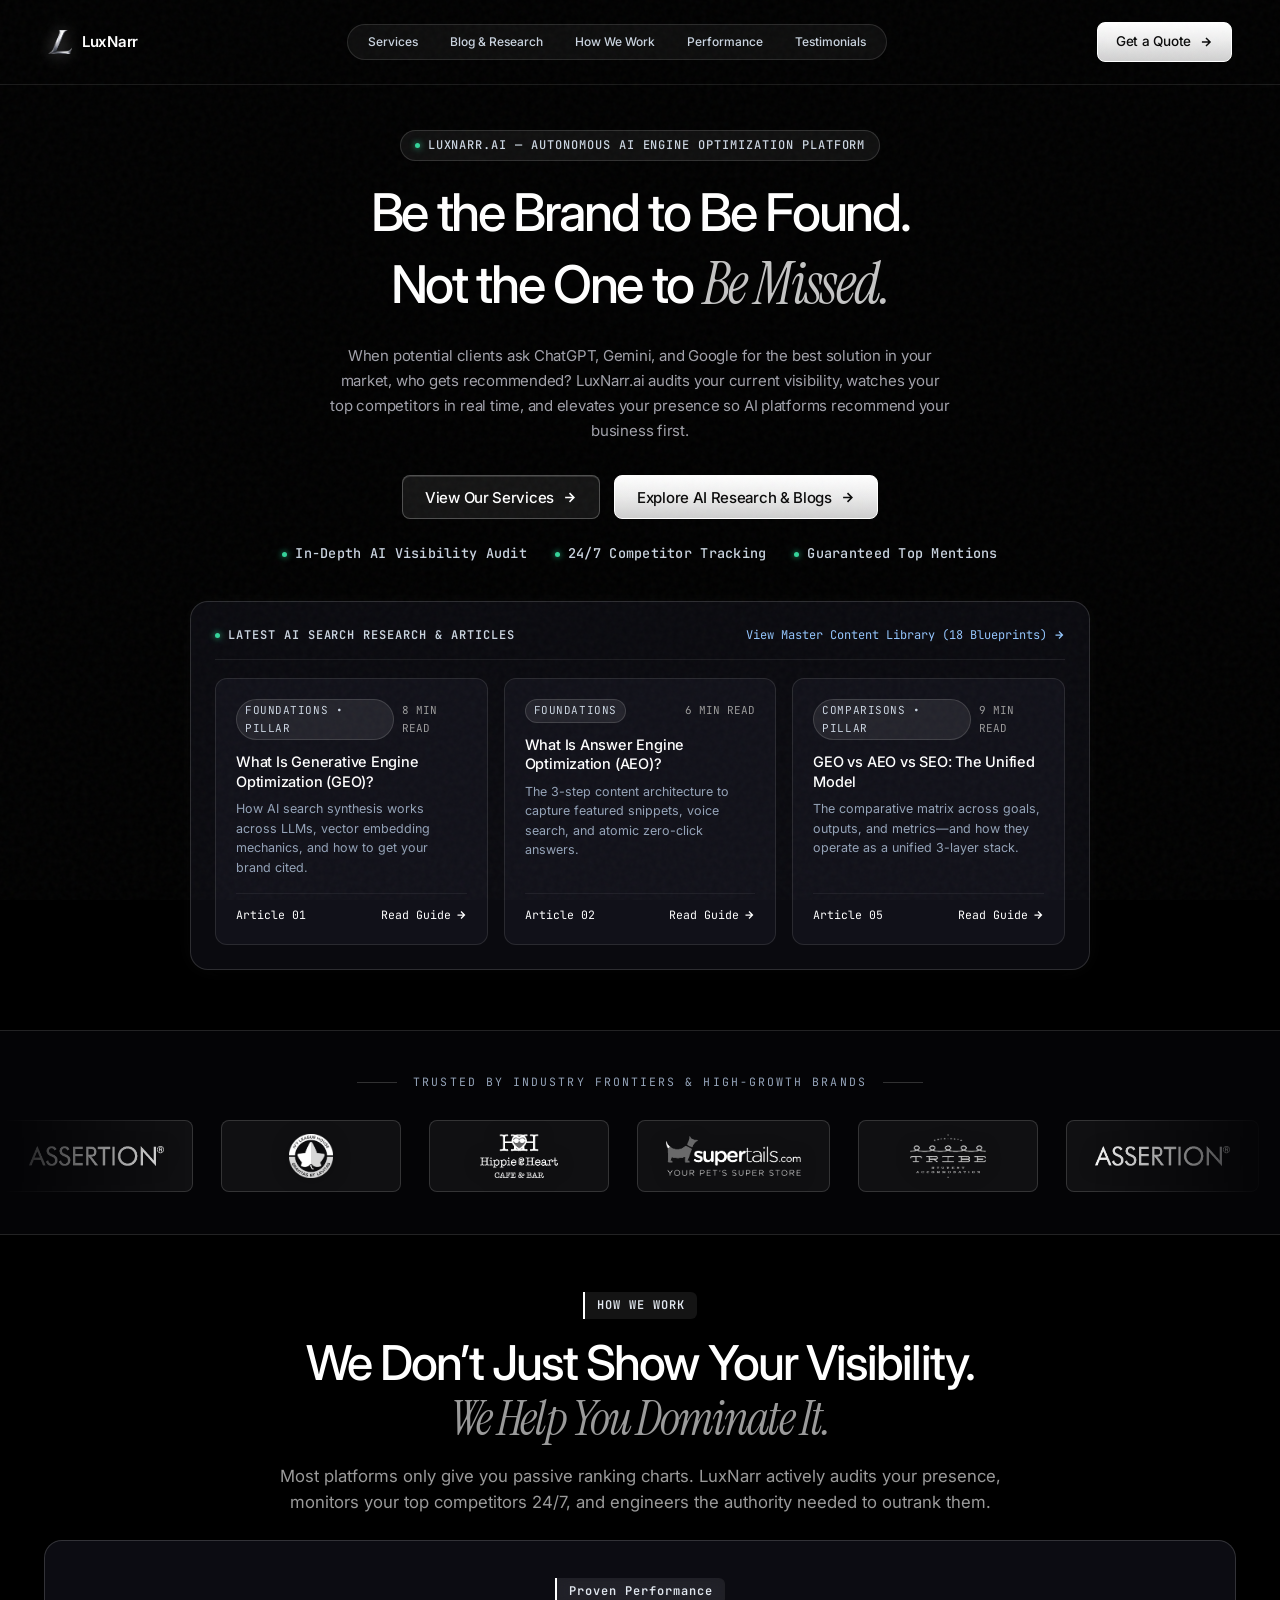
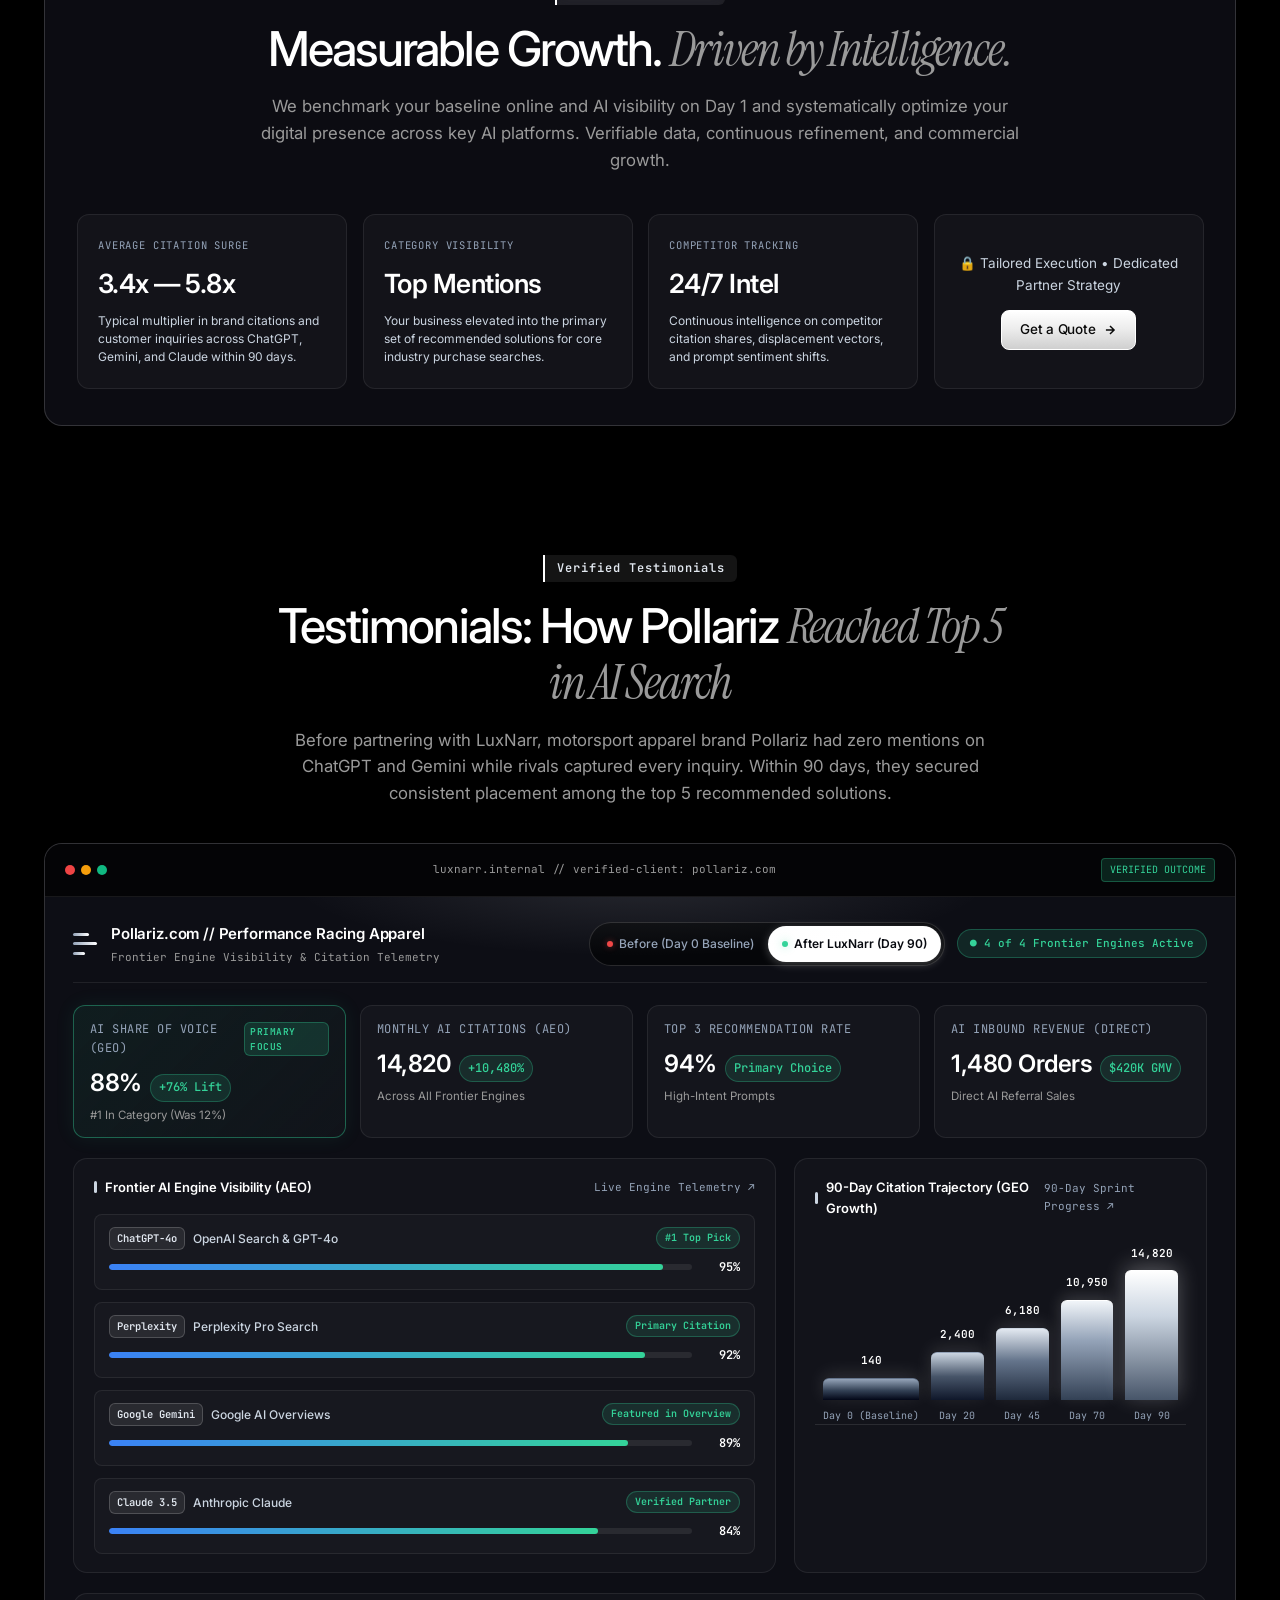
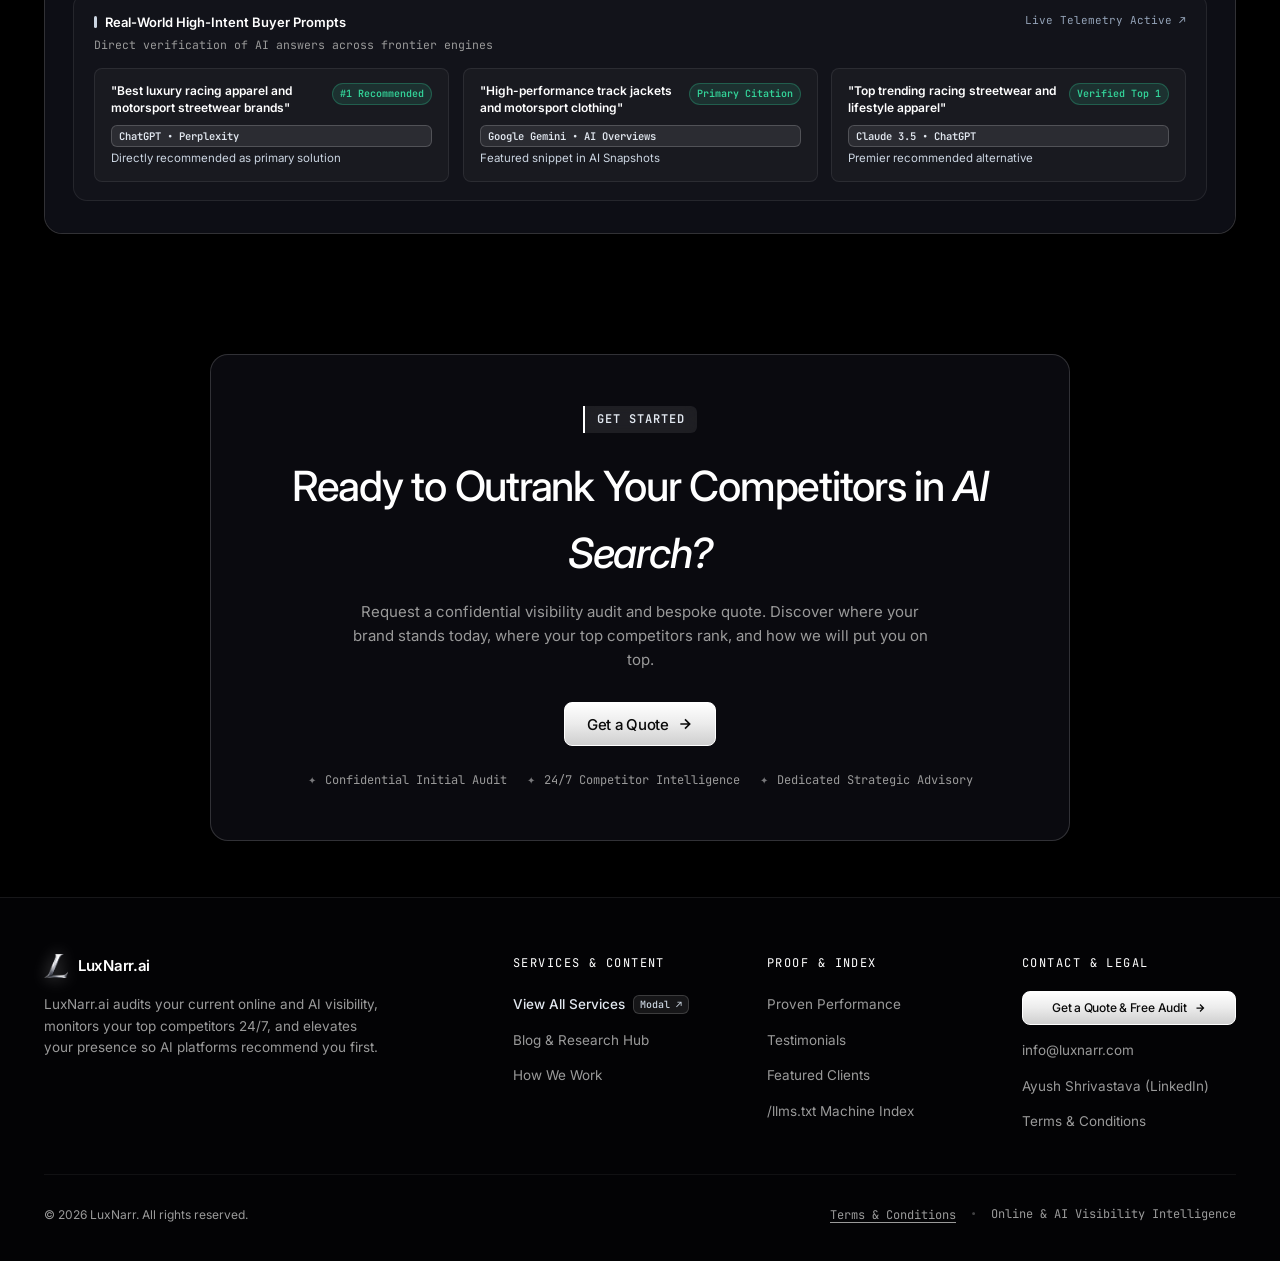
<file: index.html>
<!DOCTYPE html>
<html lang="en">
<head>
  <meta charset="UTF-8">
  <meta name="viewport" content="width=device-width, initial-scale=1.0">
  <title>LuxNarr.ai — Autonomous AI Engine Optimization (GEO/AEO) & Growth Platform</title>
  <meta name="description" content="We audit your current online and AI visibility, monitor your top competitors in real time, and elevate your presence so AI platforms recommend you first.">

  <!-- Canonical & Robots -->
  <!-- Canonical & Robots -->
  <link rel="canonical" href="https://www.luxnarr.com/">
  <meta name="robots" content="index, follow, max-image-preview:large, max-snippet:-1, max-video-preview:-1">
  <meta name="googlebot" content="index, follow, max-snippet:-1, max-image-preview:large, max-video-preview:-1">
  <meta name="google-site-verification" content="mE1ffIjgDw6B8gzo1sI4-Z4i0z_DkjTaKOSt5vW_0I0">
  <meta name="author" content="LuxNarr">

  <!-- Open Graph Meta Tags -->
  <meta property="og:site_name" content="LuxNarr">
  <meta property="og:type" content="website">
  <meta property="og:url" content="https://www.luxnarr.com/">
  <meta property="og:title" content="LuxNarr.ai — Autonomous AI Engine Optimization (GEO/AEO) & Growth Platform">
  <meta property="og:description" content="We audit your current online and AI visibility, monitor your top competitors in real time, and elevate your presence so AI platforms recommend you first.">
  <meta property="og:image" content="https://www.luxnarr.com/assets/logo_clean.png">

  <!-- Twitter Card Meta Tags -->
  <meta name="twitter:card" content="summary_large_image">
  <meta name="twitter:url" content="https://www.luxnarr.com/">
  <meta name="twitter:title" content="LuxNarr.ai — Autonomous AI Engine Optimization (GEO/AEO) & Growth Platform">
  <meta name="twitter:description" content="We audit your current online and AI visibility, monitor your top competitors in real time, and elevate your presence so AI platforms recommend you first.">
  <meta name="twitter:image" content="https://www.luxnarr.com/assets/logo_clean.png">

  <!-- Structured Data: Schema.org (JSON-LD) for Google Knowledge Graph & AI Engine Overviews (GEO/AEO) -->
  <script type="application/ld+json">
  {
    "@context": "https://schema.org",
    "@graph": [
      {
        "@type": ["Organization", "OnlineBusiness"],
        "@id": "https://www.luxnarr.com/#organization",
        "name": "LuxNarr",
        "alternateName": ["LuxNarr.ai", "LuxNarr AI", "luxnarr.com", "www.luxnarr.com"],
        "url": "https://www.luxnarr.com/",
        "logo": {
          "@type": "ImageObject",
          "url": "https://www.luxnarr.com/assets/logo_clean.png",
          "caption": "LuxNarr"
        },
        "description": "LuxNarr is an Autonomous AI Engine Optimization (GEO/AEO) & Growth Platform that audits brand visibility across AI engines, tracks competitors 24/7, and engineers authority to secure top recommendation placements on ChatGPT, Gemini, Perplexity, and Google AI Overviews.",
        "email": "info@luxnarr.com",
        "founder": {
          "@id": "https://www.luxnarr.com/#founder"
        },
        "sameAs": [
          "https://www.linkedin.com/in/ayush-shrivastava-0b6225385/",
          "https://www.linkedin.com/company/luxnarr",
          "https://github.com/kush0712/LuxNarr"
        ],
        "contactPoint": [
          {
            "@type": "ContactPoint",
            "email": "info@luxnarr.com",
            "contactType": "customer support"
          }
        ]
      },
      {
        "@type": "Person",
        "@id": "https://www.luxnarr.com/#founder",
        "name": "Ayush Shrivastava",
        "jobTitle": "Founder & AI Visibility Strategist",
        "url": "https://www.linkedin.com/in/ayush-shrivastava-0b6225385/",
        "sameAs": [
          "https://www.linkedin.com/in/ayush-shrivastava-0b6225385/"
        ],
        "worksFor": {
          "@id": "https://www.luxnarr.com/#organization"
        }
      },
      {
        "@type": "WebSite",
        "@id": "https://www.luxnarr.com/#website",
        "url": "https://www.luxnarr.com/",
        "name": "LuxNarr.ai",
        "alternateName": "LuxNarr",
        "publisher": {
          "@id": "https://www.luxnarr.com/#organization"
        },
        "inLanguage": "en-US"
      },
      {
        "@type": "SoftwareApplication",
        "@id": "https://www.luxnarr.com/#software",
        "name": "LuxNarr AI Engine Optimization Platform",
        "applicationCategory": "BusinessApplication",
        "operatingSystem": "Web / Cloud",
        "url": "https://www.luxnarr.com/",
        "description": "Autonomous AI Engine Optimization and real-time competitor tracking software helping brands become the top-recommended solution across generative AI search platforms.",
        "offers": {
          "@type": "Offer",
          "price": "0",
          "priceCurrency": "USD",
          "description": "Custom Quote & Complimentary Visibility Audit"
        }
      }
    ]
  }
  </script>

  <!-- Force black immediately to prevent white flash -->
  <style>
    html, body { background: #000000 !important; color: #ffffff; }
  </style>

  <!-- Google Fonts: Inter (variable) + Instrument Serif (italic) + JetBrains Mono -->
  <link rel="preconnect" href="https://fonts.googleapis.com">
  <link rel="preconnect" href="https://fonts.gstatic.com" crossorigin>
  <link href="https://fonts.googleapis.com/css2?family=Instrument+Serif:ital@1&family=Inter:ital,opsz,wght@0,14..32,100..900&family=JetBrains+Mono:wght@400;500;600&display=swap" rel="stylesheet">

  <!-- Favicon: Metallic Monogram Mark -->
  <link rel="icon" type="image/png" href="assets/logo_clean.png">

  <link rel="stylesheet" href="styles.css?v=20">
</head>
<body>

  <!-- Film Grain Overlay -->
  <div class="grain" aria-hidden="true"></div>

  <!-- CloudFront Atmospheric Background Video -->
  <div class="hero-photo" aria-hidden="true">
    <video autoplay muted loop playsinline preload="auto" src="https://d8j0ntlcm91z4.cloudfront.net/user_38xzZboKViGWJOttwIXH07lWA1P/hf_20260818_072341_50851634-bbc3-4c33-9acc-7647d4db44aa.mp4" class="hero-video-bg"></video>
    <div class="hero-video-scrim"></div>
  </div>

  <div class="page-wrapper">
    <!-- TOP ROW: LUXNARR LOGO, PRIMARY NAVIGATION & GET A QUOTE -->
    <header class="header" id="site-header">
      <!-- Left: Logo Mark -->
      <a href="#top" class="logo appear appear--scale" aria-label="LuxNarr Home" style="--d: 0.08s;">
        <img src="assets/logo_clean.png" alt="LuxNarr" class="brand-logo-img" width="24" height="24">
        <span class="logo-text">LuxNarr</span>
      </a>

      <!-- Center: Navigation Menu (Issues 9 & 18) -->
      <nav class="header-nav appear appear--soft" aria-label="Main Navigation" style="--d: 0.12s;">
        <button type="button" class="header-nav-link open-services-modal-btn">Services</button>
        <a href="/blog/" class="header-nav-link">Blog &amp; Research</a>
        <a href="#how-it-works" class="header-nav-link">How We Work</a>
        <a href="#performance" class="header-nav-link">Performance</a>
        <a href="#testimonials" class="header-nav-link">Testimonials</a>
      </nav>

      <!-- Right: Get a Quote Button -->
      <button type="button" class="btn btn-solid open-quote-btn appear appear--scale" style="--d: 0.18s;">
        <span>Get a Quote</span>
        <svg class="btn-arrow" width="14" height="14" viewBox="0 0 24 24" fill="none" stroke="currentColor" stroke-width="2.5"><path d="M5 12h14M12 5l7 7-7 7"/></svg>
      </button>
    </header>

    <main>
      <!-- HERO SECTION -->
      <section class="hero" id="top">
        <div class="hero-copy">
          <!-- Eyebrow & Masked Headline (Issue 21: removed redundant brand line to elevate value prop) -->
          <div class="hero-eyebrow appear appear--soft" style="--d: 0.08s;">
            <span class="highlight-dot"></span> LuxNarr.ai — Autonomous AI Engine Optimization Platform
          </div>
          <h1 class="hero-headline">
            <span class="headline-line appear appear--mask" style="--d: 0.18s;">
              Be the Brand to Be Found.
            </span>
            <span class="headline-line appear appear--mask" style="--d: 0.32s;">
              Not the One to <em>Be Missed.</em>
            </span>
          </h1>

          <!-- Lede Copy -->
          <p class="lede appear appear--soft" style="--d: 0.70s;">
            When potential clients ask ChatGPT, Gemini, and Google for the best solution in your market, who gets recommended? LuxNarr.ai audits your current visibility, watches your top competitors in real time, and elevates your presence so AI platforms recommend your business first.
          </p>

          <!-- Hero Action Buttons -->
          <div class="hero-actions appear appear--soft" style="--d: 0.85s;">
            <button type="button" class="btn btn-secondary btn-hero open-services-modal-btn">
              <span>View Our Services</span>
              <svg class="btn-arrow" width="15" height="15" viewBox="0 0 24 24" fill="none" stroke="currentColor" stroke-width="2.5"><path d="M5 12h14M12 5l7 7-7 7"/></svg>
            </button>
            <a href="/blog/" class="btn btn-solid btn-hero">
              <span>Explore AI Research &amp; Blogs</span>
              <svg class="btn-arrow" width="15" height="15" viewBox="0 0 24 24" fill="none" stroke="currentColor" stroke-width="2.5"><path d="M5 12h14M12 5l7 7-7 7"/></svg>
            </a>
          </div>

          <!-- Subtle Highlights -->
          <div class="hero-highlights appear appear--soft" style="--d: 1.00s;">
            <span class="highlight-item"><span class="highlight-dot"></span> In-Depth AI Visibility Audit</span>
            <span class="highlight-item"><span class="highlight-dot"></span> 24/7 Competitor Tracking</span>
            <span class="highlight-item"><span class="highlight-dot"></span> Guaranteed Top Mentions</span>
          </div>

          <!-- HERO BLOG SPOTLIGHT DECK (Opens as full standalone pages, not popup) -->
          <div class="hero-blog-deck appear appear--soft" style="--d: 1.15s;">
            <div class="hero-blog-header">
              <div class="hero-blog-tag">
                <span class="highlight-dot"></span> Latest AI Search Research &amp; Articles
              </div>
              <a href="/blog/" class="hero-blog-view-all">
                <span>View Master Content Library (18 Blueprints)</span>
                <svg class="btn-arrow" width="12" height="12" viewBox="0 0 24 24" fill="none" stroke="currentColor" stroke-width="2.5"><path d="M5 12h14M12 5l7 7-7 7"/></svg>
              </a>
            </div>

            <div class="hero-blog-grid">
              <!-- Blog 1 -->
              <a href="/blog/what-is-generative-engine-optimization/" class="hero-blog-card">
                <div>
                  <div class="hero-blog-badge-row">
                    <span class="hero-blog-badge">Foundations • Pillar</span>
                    <span class="hero-blog-time">8 MIN READ</span>
                  </div>
                  <h3 class="hero-blog-title">What Is Generative Engine Optimization (GEO)?</h3>
                  <p class="hero-blog-desc">
                    How AI search synthesis works across LLMs, vector embedding mechanics, and how to get your brand cited.
                  </p>
                </div>
                <div class="hero-blog-footer">
                  <span>Article 01</span>
                  <span style="display:inline-flex; align-items:center; gap:4px;">Read Guide <svg class="btn-arrow" width="12" height="12" viewBox="0 0 24 24" fill="none" stroke="currentColor" stroke-width="2.5"><path d="M5 12h14M12 5l7 7-7 7"/></svg></span>
                </div>
              </a>

              <!-- Blog 2 -->
              <a href="/blog/what-is-answer-engine-optimization/" class="hero-blog-card">
                <div>
                  <div class="hero-blog-badge-row">
                    <span class="hero-blog-badge">Foundations</span>
                    <span class="hero-blog-time">6 MIN READ</span>
                  </div>
                  <h3 class="hero-blog-title">What Is Answer Engine Optimization (AEO)?</h3>
                  <p class="hero-blog-desc">
                    The 3-step content architecture to capture featured snippets, voice search, and atomic zero-click answers.
                  </p>
                </div>
                <div class="hero-blog-footer">
                  <span>Article 02</span>
                  <span style="display:inline-flex; align-items:center; gap:4px;">Read Guide <svg class="btn-arrow" width="12" height="12" viewBox="0 0 24 24" fill="none" stroke="currentColor" stroke-width="2.5"><path d="M5 12h14M12 5l7 7-7 7"/></svg></span>
                </div>
              </a>

              <!-- Blog 3 -->
              <a href="/blog/geo-vs-aeo-vs-seo/" class="hero-blog-card">
                <div>
                  <div class="hero-blog-badge-row">
                    <span class="hero-blog-badge">Comparisons • Pillar</span>
                    <span class="hero-blog-time">9 MIN READ</span>
                  </div>
                  <h3 class="hero-blog-title">GEO vs AEO vs SEO: The Unified Model</h3>
                  <p class="hero-blog-desc">
                    The comparative matrix across goals, outputs, and metrics—and how they operate as a unified 3-layer stack.
                  </p>
                </div>
                <div class="hero-blog-footer">
                  <span>Article 05</span>
                  <span style="display:inline-flex; align-items:center; gap:4px;">Read Guide <svg class="btn-arrow" width="12" height="12" viewBox="0 0 24 24" fill="none" stroke="currentColor" stroke-width="2.5"><path d="M5 12h14M12 5l7 7-7 7"/></svg></span>
                </div>
              </a>
            </div>
          </div>
        </div>
      </section>

      <!-- CLIENT MARQUEE -->
      <section class="clients-section" id="clients">
        <div class="marquee-title reveal-on-scroll reveal-soft">TRUSTED BY INDUSTRY FRONTIERS & HIGH-GROWTH BRANDS</div>
        <div class="marquee-track-wrapper reveal-on-scroll reveal-scale stagger-1">
          <div class="marquee-track">
            <!-- Set 1 -->
            <div class="marquee-logo-card"><img src="assets/logos_clean/images-3_png_clean.png?v=2" alt="Enterprise Client Partner" class="client-logo-img" width="484" height="70" loading="lazy" decoding="async"></div>
            <div class="marquee-logo-card"><img src="assets/logos_clean/images_png_clean.png?v=2" alt="Strategic Global Brand" class="client-logo-img" width="446" height="446" loading="lazy" decoding="async"></div>
            <div class="marquee-logo-card"><img src="assets/logos_clean/images-2_png_clean.png?v=2" alt="Global Growth Partner" class="client-logo-img" width="206" height="115" loading="lazy" decoding="async"></div>
            <div class="marquee-logo-card"><img src="assets/logos_clean/images-4_png_clean.png?v=2" alt="Institutional Technology Client" class="client-logo-img" width="378" height="113" loading="lazy" decoding="async"></div>
            <div class="marquee-logo-card"><img src="assets/logos_clean/images-4_jpeg_clean.png?v=2" alt="High-Growth Innovator" class="client-logo-img" width="197" height="115" loading="lazy" decoding="async"></div>
            <!-- Set 2 (Continuous Loop) -->
            <div class="marquee-logo-card"><img src="assets/logos_clean/images-3_png_clean.png?v=2" alt="Enterprise Client Partner" class="client-logo-img" width="484" height="70" loading="lazy" decoding="async"></div>
            <div class="marquee-logo-card"><img src="assets/logos_clean/images_png_clean.png?v=2" alt="Strategic Global Brand" class="client-logo-img" width="446" height="446" loading="lazy" decoding="async"></div>
            <div class="marquee-logo-card"><img src="assets/logos_clean/images-2_png_clean.png?v=2" alt="Global Growth Partner" class="client-logo-img" width="206" height="115" loading="lazy" decoding="async"></div>
            <div class="marquee-logo-card"><img src="assets/logos_clean/images-4_png_clean.png?v=2" alt="Institutional Technology Client" class="client-logo-img" width="378" height="113" loading="lazy" decoding="async"></div>
            <div class="marquee-logo-card"><img src="assets/logos_clean/images-4_jpeg_clean.png?v=2" alt="High-Growth Innovator" class="client-logo-img" width="197" height="115" loading="lazy" decoding="async"></div>
          </div>
        </div>
      </section>

      <!-- HOW WE WORK SECTION -->
      <section class="platform-section" id="how-it-works">
        <div class="content-container">
          <div class="section-header reveal-on-scroll reveal-soft" style="margin-bottom: 0;">
            <span class="section-tag">HOW WE WORK</span>
            <h2 class="section-title">We Don’t Just Show Your Visibility.<br><em>We Help You Dominate It.</em></h2>
            <p class="section-desc">
              Most platforms only give you passive ranking charts. LuxNarr actively audits your presence, monitors your top competitors 24/7, and engineers the authority needed to outrank them.
            </p>
          </div>
        </div>
      </section>

      <!-- PROVEN PERFORMANCE (STRATEGIC IMPACT) -->
      <section class="platform-section" id="performance">
        <div class="content-container">
          <div class="scorecard-panel reveal-on-scroll reveal-scale" style="background: rgba(18, 18, 26, 0.7);">
            <div class="section-header" style="margin-bottom: 40px;">
              <span class="section-tag">Proven Performance</span>
              <h2 class="section-title">Measurable Growth. <em>Driven by Intelligence.</em></h2>
              <p class="section-desc">
                We benchmark your baseline online and AI visibility on Day 1 and systematically optimize your digital presence across key AI platforms. Verifiable data, continuous refinement, and commercial growth.
              </p>
            </div>

            <div class="scorecard-grid">
              <div class="score-card reveal-on-scroll reveal-soft stagger-1">
                <div class="score-lbl">AVERAGE CITATION SURGE</div>
                <div class="score-val">3.4x — 5.8x</div>
                <div class="score-diff" style="color: #cbd5e1;">Typical multiplier in brand citations and customer inquiries across ChatGPT, Gemini, and Claude within 90 days.</div>
              </div>
              <div class="score-card reveal-on-scroll reveal-soft stagger-2">
                <div class="score-lbl">CATEGORY VISIBILITY</div>
                <div class="score-val">Top Mentions</div>
                <div class="score-diff" style="color: #cbd5e1;">Your business elevated into the primary set of recommended solutions for core industry purchase searches.</div>
              </div>
              <div class="score-card reveal-on-scroll reveal-soft stagger-3">
                <div class="score-lbl">COMPETITOR TRACKING</div>
                <div class="score-val">24/7 Intel</div>
                <div class="score-diff" style="color: #cbd5e1;">Continuous intelligence on competitor citation shares, displacement vectors, and prompt sentiment shifts.</div>
              </div>
              <div class="score-card reveal-on-scroll reveal-soft stagger-4" style="display: flex; flex-direction: column; justify-content: center; align-items: center; text-align: center;">
                <div style="font-size: var(--text-sm); color: #cbd5e1; margin-bottom: 14px;">🔒 Tailored Execution • Dedicated Partner Strategy</div>
                <button type="button" class="btn btn-solid open-quote-btn">
                  <span>Get a Quote</span>
                  <svg class="btn-arrow" width="14" height="14" viewBox="0 0 24 24" fill="none" stroke="currentColor" stroke-width="2.5"><path d="M5 12h14M12 5l7 7-7 7"/></svg>
                </button>
              </div>
            </div>
          </div>
        </div>
      </section>

      <!-- TESTIMONIALS (PROVEN OUTCOMES: POLLARIZ) -->
      <section class="platform-section" id="testimonials">
        <div class="content-container">
          <div class="section-header reveal-on-scroll reveal-soft">
            <span class="section-tag">Verified Testimonials</span>
            <h2 class="section-title">Testimonials: How Pollariz <em>Reached Top 5 in AI Search</em></h2>
            <p class="section-desc">
              Before partnering with LuxNarr, motorsport apparel brand Pollariz had zero mentions on ChatGPT and Gemini while rivals captured every inquiry. Within 90 days, they secured consistent placement among the top 5 recommended solutions.
            </p>
          </div>

          <!-- Dossier Mockup Frame with Authentic SEO/AEO/GEO Dashboard UI -->
          <div class="case-study-frame reveal-on-scroll reveal-scale">
            <div class="frame-header">
              <div class="frame-dots">
                <span class="dot red"></span>
                <span class="dot yellow"></span>
                <span class="dot green"></span>
              </div>
              <span class="frame-url">luxnarr.internal // verified-client: pollariz.com</span>
              <span class="frame-badge">VERIFIED OUTCOME</span>
            </div>

            <!-- Single Unified Realistic SEO/AEO/GEO Dashboard UI -->
            <div class="dash-board-ui" id="pollariz-dash-ui">
              <!-- Top Bar: Brand, Status, and Direct Before/After Toggle Pill -->
              <div class="dash-top-bar">
                <div class="dash-brand-block">
                  <div class="dash-brand-icon" aria-hidden="true">
                    <span></span><span></span><span></span>
                  </div>
                  <div>
                    <span class="dash-brand-name">Pollariz.com // Performance Racing Apparel</span>
                    <div class="dash-brand-sub">Frontier Engine Visibility &amp; Citation Telemetry</div>
                  </div>
                </div>

                <!-- Direct Before/After Toggle on top of the dashboard -->
                <div class="dash-toggle-wrap">
                  <div class="dash-toggle-group" role="tablist" aria-label="Pollariz Performance Timeline">
                    <button type="button" class="dash-toggle-btn" id="btn-show-before" role="tab" aria-selected="false">
                      <span class="toggle-dot toggle-dot-red" aria-hidden="true"></span>
                      <span>Before (Day 0 Baseline)</span>
                    </button>
                    <button type="button" class="dash-toggle-btn active" id="btn-show-after" role="tab" aria-selected="true">
                      <span class="toggle-dot toggle-dot-active" aria-hidden="true"></span>
                      <span>After LuxNarr (Day 90)</span>
                    </button>
                  </div>
                  <span class="dash-status-pill" id="dash-status-pill">● 4 of 4 Frontier Engines Active</span>
                </div>
              </div>

              <!-- 4 Core SEO / AEO / GEO KPI Cards -->
              <div class="dash-kpi-strip">
                <div class="dash-kpi-card dash-kpi-card--hero reveal-on-scroll reveal-soft stagger-1">
                  <div class="dash-kpi-lbl">AI Share of Voice (GEO) <span class="hero-kpi-badge">Primary Focus</span></div>
                  <div class="dash-kpi-val-row">
                    <span class="dash-kpi-num" id="dash-kpi-share">88%</span>
                    <span class="dash-mini-badge badge-pos" id="dash-badge-share">+76% Lift</span>
                  </div>
                  <div class="dash-kpi-subtext" id="dash-sub-share">#1 In Category (Was 12%)</div>
                </div>

                <div class="dash-kpi-card reveal-on-scroll reveal-soft stagger-2">
                  <div class="dash-kpi-lbl">Monthly AI Citations (AEO)</div>
                  <div class="dash-kpi-val-row">
                    <span class="dash-kpi-num" id="dash-kpi-citations">14,820</span>
                    <span class="dash-mini-badge badge-pos" id="dash-badge-citations">+10,480%</span>
                  </div>
                  <div class="dash-kpi-subtext" id="dash-sub-citations">Across All Frontier Engines</div>
                </div>

                <div class="dash-kpi-card reveal-on-scroll reveal-soft stagger-3">
                  <div class="dash-kpi-lbl">Top 3 Recommendation Rate</div>
                  <div class="dash-kpi-val-row">
                    <span class="dash-kpi-num" id="dash-kpi-recs">94%</span>
                    <span class="dash-mini-badge badge-pos" id="dash-badge-recs">Primary Choice</span>
                  </div>
                  <div class="dash-kpi-subtext" id="dash-sub-recs">High-Intent Prompts</div>
                </div>

                <div class="dash-kpi-card reveal-on-scroll reveal-soft stagger-4">
                  <div class="dash-kpi-lbl">AI Inbound Revenue (Direct)</div>
                  <div class="dash-kpi-val-row">
                    <span class="dash-kpi-num" id="dash-kpi-pipeline">1,480 Orders</span>
                    <span class="dash-mini-badge badge-pos" id="dash-badge-pipeline">$420K GMV</span>
                  </div>
                  <div class="dash-kpi-subtext" id="dash-sub-pipeline">Direct AI Referral Sales</div>
                </div>
              </div>


              <!-- Middle Split Grid: Frontier Engine Breakdown + 90-Day Trajectory Chart -->
              <div class="dash-split-grid">
                <!-- Left: Frontier Engine Visibility Breakdown (AEO/GEO) -->
                <div class="dash-card reveal-on-scroll reveal-left stagger-1">
                  <div class="dash-card-header">
                    <span class="dash-card-title">Frontier AI Engine Visibility (AEO)</span>
                    <span class="dash-card-link">Live Engine Telemetry ↗</span>
                  </div>
                  <div class="dash-engine-list">
                    <!-- ChatGPT -->
                    <div class="dash-engine-row">
                      <div class="dash-engine-meta">
                        <span class="dash-engine-tag">ChatGPT-4o</span>
                        <span class="dash-engine-name">OpenAI Search &amp; GPT-4o</span>
                        <span class="dash-engine-status badge-pos" id="engine-chatgpt-badge">#1 Top Pick</span>
                      </div>
                      <div class="dash-engine-bar-wrap">
                        <div class="dash-engine-meter">
                          <div class="dash-engine-fill" id="engine-chatgpt-fill" style="width: 95%;"></div>
                        </div>
                        <span class="dash-engine-pct" id="engine-chatgpt-val">95%</span>
                      </div>
                    </div>

                    <!-- Perplexity -->
                    <div class="dash-engine-row">
                      <div class="dash-engine-meta">
                        <span class="dash-engine-tag">Perplexity</span>
                        <span class="dash-engine-name">Perplexity Pro Search</span>
                        <span class="dash-engine-status badge-pos" id="engine-perp-badge">Primary Citation</span>
                      </div>
                      <div class="dash-engine-bar-wrap">
                        <div class="dash-engine-meter">
                          <div class="dash-engine-fill" id="engine-perp-fill" style="width: 92%;"></div>
                        </div>
                        <span class="dash-engine-pct" id="engine-perp-val">92%</span>
                      </div>
                    </div>

                    <!-- Gemini -->
                    <div class="dash-engine-row">
                      <div class="dash-engine-meta">
                        <span class="dash-engine-tag">Google Gemini</span>
                        <span class="dash-engine-name">Google AI Overviews</span>
                        <span class="dash-engine-status badge-pos" id="engine-gemini-badge">Featured in Overview</span>
                      </div>
                      <div class="dash-engine-bar-wrap">
                        <div class="dash-engine-meter">
                          <div class="dash-engine-fill" id="engine-gemini-fill" style="width: 89%;"></div>
                        </div>
                        <span class="dash-engine-pct" id="engine-gemini-val">89%</span>
                      </div>
                    </div>

                    <!-- Claude -->
                    <div class="dash-engine-row">
                      <div class="dash-engine-meta">
                        <span class="dash-engine-tag">Claude 3.5</span>
                        <span class="dash-engine-name">Anthropic Claude</span>
                        <span class="dash-engine-status badge-pos" id="engine-claude-badge">Verified Partner</span>
                      </div>
                      <div class="dash-engine-bar-wrap">
                        <div class="dash-engine-meter">
                          <div class="dash-engine-fill" id="engine-claude-fill" style="width: 84%;"></div>
                        </div>
                        <span class="dash-engine-pct" id="engine-claude-val">84%</span>
                      </div>
                    </div>
                  </div>
                </div>

                <!-- Right: 90-Day AI Citation Trajectory Chart -->
                <div class="dash-card reveal-on-scroll reveal-right stagger-2">
                  <div class="dash-card-header">
                    <span class="dash-card-title">90-Day Citation Trajectory (GEO Growth)</span>
                    <span class="dash-card-link">90-Day Sprint Progress ↗</span>
                  </div>
                  <div class="dash-stepped-chart">
                    <div class="dash-stepped-col">
                      <span class="dash-stepped-val" id="chart-val-1">140</span>
                      <div class="dash-stepped-bar bar-step-1" id="chart-bar-1"></div>
                      <span class="dash-stepped-label"><span class="dash-day-title">Day 0</span> <span class="dash-day-sub">(Baseline)</span></span>
                    </div>
                    <div class="dash-stepped-col">
                      <span class="dash-stepped-val" id="chart-val-2">2,400</span>
                      <div class="dash-stepped-bar bar-step-2" id="chart-bar-2"></div>
                      <span class="dash-stepped-label">Day 20</span>
                    </div>
                    <div class="dash-stepped-col">
                      <span class="dash-stepped-val" id="chart-val-3">6,180</span>
                      <div class="dash-stepped-bar bar-step-3" id="chart-bar-3"></div>
                      <span class="dash-stepped-label">Day 45</span>
                    </div>
                    <div class="dash-stepped-col">
                      <span class="dash-stepped-val" id="chart-val-4">10,950</span>
                      <div class="dash-stepped-bar bar-step-4" id="chart-bar-4"></div>
                      <span class="dash-stepped-label">Day 70</span>
                    </div>
                    <div class="dash-stepped-col">
                      <span class="dash-stepped-val" id="chart-val-5">14,820</span>
                      <div class="dash-stepped-bar bar-step-5" id="chart-bar-5"></div>
                      <span class="dash-stepped-label">Day 90</span>
                    </div>
                  </div>
                </div>
              </div>

              <!-- Bottom: High-Intent Monitored Buyer Queries (Real Prompts & Proof) -->
              <div class="dash-cohorts-wrap reveal-on-scroll reveal-soft stagger-3">
                <div class="dash-cohort-header">
                  <div>
                    <span class="dash-card-title">Real-World High-Intent Buyer Prompts</span>
                    <div class="dash-cohort-subtitle">Direct verification of AI answers across frontier engines</div>
                  </div>
                  <span class="dash-card-link">Live Telemetry Active ↗</span>
                </div>
                <div class="dash-cohort-grid">
                  <div class="dash-cohort-item reveal-on-scroll reveal-soft stagger-1">
                    <div class="dash-cohort-top">
                      <span class="dash-cohort-query">"Best luxury racing apparel and motorsport streetwear brands"</span>
                      <span class="dash-cohort-badge badge-pos" id="query-badge-1">#1 Recommended</span>
                    </div>
                    <div class="dash-cohort-sub">
                      <span class="dash-engine-tag">ChatGPT • Perplexity</span>
                      <span class="dash-query-desc" id="query-desc-1">Directly recommended as primary solution</span>
                    </div>
                  </div>

                  <div class="dash-cohort-item reveal-on-scroll reveal-soft stagger-2">
                    <div class="dash-cohort-top">
                      <span class="dash-cohort-query">"High-performance track jackets and motorsport clothing"</span>
                      <span class="dash-cohort-badge badge-pos" id="query-badge-2">Primary Citation</span>
                    </div>
                    <div class="dash-cohort-sub">
                      <span class="dash-engine-tag">Google Gemini • AI Overviews</span>
                      <span class="dash-query-desc" id="query-desc-2">Featured snippet in AI Snapshots</span>
                    </div>
                  </div>

                  <div class="dash-cohort-item reveal-on-scroll reveal-soft stagger-3">
                    <div class="dash-cohort-top">
                      <span class="dash-cohort-query">"Top trending racing streetwear and lifestyle apparel"</span>
                      <span class="dash-cohort-badge badge-pos" id="query-badge-3">Verified Top 1</span>
                    </div>
                    <div class="dash-cohort-sub">
                      <span class="dash-engine-tag">Claude 3.5 • ChatGPT</span>
                      <span class="dash-query-desc" id="query-desc-3">Premier recommended alternative</span>
                    </div>
                  </div>
                </div>
              </div>
            </div>
          </div>
        </div>
      </section>

      <!-- CALL TO ACTION BANNER -->
      <section class="platform-section" id="contact">
        <div class="content-container">
          <div class="scorecard-panel reveal-on-scroll reveal-scale" style="text-align: center; max-width: 860px; margin: 0 auto; padding: 50px 30px;">
            <span class="section-tag reveal-on-scroll reveal-soft" style="margin-bottom: 20px;">GET STARTED</span>
            <h2 class="reveal-on-scroll reveal-soft stagger-1" style="font-size: clamp(1.8rem, 3.5vw, 2.6rem); font-weight: 500; letter-spacing: -0.03em; margin-bottom: 14px;">
              Ready to Outrank Your Competitors in <em>AI Search?</em>
            </h2>
            <p class="reveal-on-scroll reveal-soft stagger-2" style="color: var(--muted); font-size: var(--text-base); max-width: 580px; margin: 0 auto 30px; line-height: 1.6;">
              Request a confidential visibility audit and bespoke quote. Discover where your brand stands today, where your top competitors rank, and how we will put you on top.
            </p>
            <button type="button" class="btn btn-solid btn-hero open-quote-btn reveal-on-scroll reveal-scale stagger-3">
              <span>Get a Quote</span>
              <svg class="btn-arrow" width="16" height="16" viewBox="0 0 24 24" fill="none" stroke="currentColor" stroke-width="2.5"><path d="M5 12h14M12 5l7 7-7 7"/></svg>
            </button>
            <div class="reveal-on-scroll reveal-soft stagger-4" style="display: flex; justify-content: center; gap: 20px; font-family: var(--font-mono); font-size: var(--text-xs); color: var(--muted); margin-top: 24px; flex-wrap: wrap;">
              <span><span class="feature-bullet">✦</span> Confidential Initial Audit</span>
              <span><span class="feature-bullet">✦</span> 24/7 Competitor Intelligence</span>
              <span><span class="feature-bullet">✦</span> Dedicated Strategic Advisory</span>
            </div>
          </div>
        </div>
      </section>
    </main>

    <!-- LUXURY FOOTER -->
    <footer class="site-footer">
      <div class="content-container">
        <div class="footer-grid">
          <div class="reveal-on-scroll reveal-soft stagger-1">
            <a href="#top" class="logo" style="margin-bottom: 16px;">
              <img src="assets/logo_clean.png" alt="LuxNarr.ai" class="brand-logo-img" width="24" height="24">
              <span>LuxNarr.ai</span>
            </a>
            <p style="font-size: var(--text-sm); color: var(--muted); line-height: 1.6; max-width: 340px; margin-bottom: 16px;">
              LuxNarr.ai audits your current online and AI visibility, monitors your top competitors 24/7, and elevates your presence so AI platforms recommend you first.
            </p>
          </div>

          <div class="reveal-on-scroll reveal-soft stagger-2">
            <div class="footer-col-title">Services &amp; Content</div>
            <ul class="footer-links-list">
              <li>
                <button type="button" class="open-services-modal-btn footer-action-btn">
                  <span>View All Services</span>
                  <span class="footer-action-badge">Modal ↗</span>
                </button>
              </li>
              <li><a href="/blog/" class="footer-nav-link"><span>Blog &amp; Research Hub</span><span class="footer-link-arrow">→</span></a></li>
              <li><a href="#how-it-works" class="footer-nav-link"><span>How We Work</span><span class="footer-link-arrow">→</span></a></li>
            </ul>
          </div>

          <div class="reveal-on-scroll reveal-soft stagger-3">
            <div class="footer-col-title">Proof &amp; Index</div>
            <ul class="footer-links-list">
              <li><a href="#performance" class="footer-nav-link"><span>Proven Performance</span><span class="footer-link-arrow">→</span></a></li>
              <li><a href="#testimonials" class="footer-nav-link"><span>Testimonials</span><span class="footer-link-arrow">→</span></a></li>
              <li><a href="#clients" class="footer-nav-link"><span>Featured Clients</span><span class="footer-link-arrow">→</span></a></li>
              <li><a href="/llms.txt" class="footer-nav-link"><span>/llms.txt Machine Index</span><span class="footer-link-arrow">↗</span></a></li>
            </ul>
          </div>

          <div class="reveal-on-scroll reveal-soft stagger-4">
            <div class="footer-col-title">Contact &amp; Legal</div>
            <div style="margin-bottom: 12px;">
              <button type="button" class="btn btn-solid btn-sm open-quote-btn" style="width: 100%; justify-content: center;">
                <span>Get a Quote &amp; Free Audit</span>
                <svg class="btn-arrow" width="12" height="12" viewBox="0 0 24 24" fill="none" stroke="currentColor" stroke-width="2.5"><path d="M5 12h14M12 5l7 7-7 7"/></svg>
              </button>
            </div>
            <ul class="footer-links-list">
              <li><a href="mailto:info@luxnarr.com" class="footer-nav-link"><span>info@luxnarr.com</span><span class="footer-link-arrow">↗</span></a></li>
              <li><a href="https://www.linkedin.com/in/ayush-shrivastava-0b6225385/" target="_blank" rel="noopener me" class="footer-nav-link"><span>Ayush Shrivastava (LinkedIn)</span><span class="footer-link-arrow">↗</span></a></li>
              <li><button type="button" class="open-terms-modal-btn footer-nav-link"><span>Terms &amp; Conditions</span><span class="footer-link-arrow">↗</span></button></li>
            </ul>
          </div>
        </div>

        <div class="footer-bottom reveal-on-scroll reveal-soft stagger-5">
          <div>
            © <span id="current-year">2026</span> LuxNarr. All rights reserved.
          </div>
          <div style="display: flex; gap: 14px; font-family: var(--font-mono); font-size: var(--text-xs); align-items: center; flex-wrap: wrap;">
            <button type="button" class="open-terms-modal-btn footer-legal-btn">Terms &amp; Conditions</button>
            <span style="color: rgba(255,255,255,0.25);">•</span>
            <span>Online &amp; AI Visibility Intelligence</span>
          </div>
        </div>
      </div>
    </footer>
  </div>

  <!-- INTERACTIVE TERMS & CONDITIONS MODAL -->
  <div class="modal-overlay" id="terms-modal" aria-hidden="true">
    <div class="services-modal-card terms-modal-card" role="dialog" aria-modal="true" aria-labelledby="terms-modal-title">
      <button type="button" class="modal-close-btn" id="terms-modal-close-btn" aria-label="Close terms modal">
        <svg width="14" height="14" viewBox="0 0 24 24" fill="none" stroke="currentColor" stroke-width="2.5"><path d="M18 6L6 18M6 6l12 12"/></svg>
      </button>

      <div class="services-modal-header" style="margin-bottom: 20px;">
        <span class="section-tag" style="margin-bottom: 12px;">LEGAL AGREEMENT</span>
        <h2 id="terms-modal-title" style="font-size: clamp(1.6rem, 2.5vw, 2.2rem); font-weight: 500; color: #ffffff; letter-spacing: -0.03em; margin-bottom: 8px;">
          Terms &amp; <em>Conditions</em>
        </h2>
        <p style="font-size: var(--text-sm); color: var(--muted); line-height: 1.6;">
          Last Updated: October 1, 2026 • Governing Law: India • Domain: <a href="https://luxnarr.com" style="color: #60a5fa; text-decoration: underline;">luxnarr.com</a>
        </p>
      </div>

      <div class="terms-modal-body" style="color: #cbd5e1; font-size: 13.5px; line-height: 1.75; display: flex; flex-direction: column; gap: 18px; max-height: 58vh; overflow-y: auto; padding-right: 12px; margin-bottom: 24px;">
        <p>Welcome to <strong>Luxnarr</strong> ("Luxnarr," "we," "us," or "our"). These Terms and Conditions ("Terms") govern your access to and use of our website at <a href="https://luxnarr.com" style="color: #60a5fa; text-decoration: underline;">luxnarr.com</a> (the "Site") and all associated services, audits, strategies, software, and deliverables provided by Luxnarr (collectively, the "Services").</p>
        
        <p>By accessing our Site, requesting a quote or audit, or engaging Luxnarr for services, you ("Client," "User," or "you") agree to be bound by these Terms. If you do not agree to these Terms, you must not access our Site or use our Services.</p>

        <h4 style="color: #ffffff; font-size: 15px; font-weight: 600; margin-top: 10px;">1. Nature of Business &amp; Service Description</h4>
        <p>Luxnarr operates as an autonomous AI Engine Optimization (GEO / Generative Engine Optimization), Answer Engine Optimization (AEO), and digital visibility advisory firm. Our Services include, but are not limited to:</p>
        <ul style="padding-left: 20px; display: flex; flex-direction: column; gap: 6px;">
          <li>Online visibility and search engine audits.</li>
          <li>Real-time competitor tracking and LLM intelligence.</li>
          <li>Generative Engine Optimization (GEO) and Answer Engine Optimization (AEO) strategy.</li>
          <li>Digital PR, authority engineering, web development, AI chatbot integration, and digital advertising advisory.</li>
        </ul>

        <h4 style="color: #ffffff; font-size: 15px; font-weight: 600; margin-top: 10px;">2. Third-Party AI Engine Disclaimer &amp; Best-Effort Basis</h4>
        <ol style="padding-left: 20px; display: flex; flex-direction: column; gap: 8px;">
          <li><strong>Independent Third-Party Platforms:</strong> Luxnarr optimizes visibility across third-party artificial intelligence engines, large language models (LLMs), and search platforms, including OpenAI (ChatGPT), Google (Gemini &amp; AI Overviews), Perplexity AI, Anthropic (Claude), and others.</li>
          <li><strong>No Guarantee of Specific Outputs:</strong> Third-party AI platforms autonomously update their algorithms, parameters, crawling indexes, and response generation mechanisms without notice. Consequently:
            <ul style="padding-left: 18px; margin-top: 6px; display: flex; flex-direction: column; gap: 4px;">
              <li>Luxnarr provides all optimization, advisory, and audit services on a <strong>best-effort and consulting basis</strong>.</li>
              <li>Luxnarr <strong>does not guarantee</strong> specific, permanent, or absolute ranking placements, citation guarantees, or exact response outputs within third-party LLMs.</li>
            </ul>
          </li>
          <li><strong>No Endorsement or Affiliation:</strong> Luxnarr is an independent service provider and is not officially affiliated with, endorsed by, or sponsored by OpenAI, Google, Perplexity, or Anthropic.</li>
        </ol>

        <h4 style="color: #ffffff; font-size: 15px; font-weight: 600; margin-top: 10px;">3. Engagement, Statement of Work (SOW) &amp; Payment Terms</h4>
        <ol style="padding-left: 20px; display: flex; flex-direction: column; gap: 8px;">
          <li><strong>Service Agreements:</strong> Specific deliverables, timelines, retainers, and fees for engaged clients will be governed by individual proposals, invoices, or Statements of Work (SOW) issued by Luxnarr.</li>
          <li><strong>Fee Structures:</strong> Services may be billed under one-time audit fees, recurring monthly/annual/quarterly retainers, or Statement of Work (SOW) issued by Luxnarr.</li>
          <li><strong>Invoicing &amp; Payments:</strong>
            <ul style="padding-left: 18px; margin-top: 6px; display: flex; flex-direction: column; gap: 4px;">
              <li>All payments are due according to the schedule specified in the invoice or SOW.</li>
              <li>Late payment may result in immediate suspension or delay of active optimization work and audit monitoring, and late payment can cause penalty charges according to usage such as time, money, manpower, visits, etc.</li>
            </ul>
          </li>
          <li><strong>Refund Policy:</strong> Unless explicitly agreed upon in a written contract signed by Luxnarr, all audit fees, setup costs, and consulting retainers are <strong>non-refundable</strong> once work has commenced.</li>
        </ol>

        <h4 style="color: #ffffff; font-size: 15px; font-weight: 600; margin-top: 10px;">4. Intellectual Property Rights</h4>
        <ol style="padding-left: 20px; display: flex; flex-direction: column; gap: 8px;">
          <li><strong>Luxnarr Intellectual Property:</strong> Luxnarr retains all rights, title, and interest in and to its proprietary methodologies, audit frameworks, tracking algorithms, reporting formats, website design, trademarks, and code base.</li>
          <li><strong>Client Deliverables &amp; Data:</strong> Upon full payment of all applicable fees, the Client receives a non-exclusive, non-transferable license to use the final audit reports, custom content, and strategic deliverables created specifically for the Client's internal business use.</li>
          <li><strong>Client Trademarks:</strong> The Client grants Luxnarr a non-exclusive license to use the Client’s name, logo, and brand marks solely for the purpose of performing the Services and, unless agreed otherwise in writing, displaying the Client as a case study or reference partner.</li>
        </ol>

        <h4 style="color: #ffffff; font-size: 15px; font-weight: 600; margin-top: 10px;">5. Confidentiality &amp; Non-Disclosure</h4>
        <ol style="padding-left: 20px; display: flex; flex-direction: column; gap: 8px;">
          <li><strong>Confidential Information:</strong> Both parties agree to protect and keep confidential any non-public business information, proprietary data, visibility telemetry, customer lists, or proprietary tools shared during the course of the engagement.</li>
          <li><strong>Audit Telemetry:</strong> Initial visibility requests submitted via our Site are kept strictly confidential and will never be sold or shared with external third parties.</li>
        </ol>

        <h4 style="color: #ffffff; font-size: 15px; font-weight: 600; margin-top: 10px;">6. Client Responsibility &amp; Acceptable Use</h4>
        <ol style="padding-left: 20px; display: flex; flex-direction: column; gap: 8px;">
          <li><strong>Accurate Information:</strong> You agree to provide true, accurate, and complete brand information when requesting a quote or visibility audit.</li>
          <li><strong>Prohibited Activities:</strong> You agree not to:
            <ul style="padding-left: 18px; margin-top: 6px; display: flex; flex-direction: column; gap: 4px;">
              <li>Misrepresent your organization or attempt to audit brands without proper authority.</li>
              <li>Attempt to reverse-engineer, decompile, or copy Luxnarr’s site code or tracking software.</li>
              <li>Use our Services for unlawful purposes or in violation of applicable laws.</li>
            </ul>
          </li>
          <li><strong>Confidential Agreements:</strong> You agree not to share any confidential agreement papers or documents provided by Luxnarr side, otherwise legal action may occur.</li>
        </ol>

        <h4 style="color: #ffffff; font-size: 15px; font-weight: 600; margin-top: 10px;">7. Limitation of Liability &amp; Indemnification</h4>
        <ol style="padding-left: 20px; display: flex; flex-direction: column; gap: 8px;">
          <li><strong>Limitation of Damages:</strong> To the maximum extent permitted by applicable law, Luxnarr shall not be liable for any indirect, incidental, consequential, special, or punitive damages, including loss of profits, revenue, data, or business opportunities arising out of or in connection with the Services or Site.</li>
          <li><strong>Cap on Liability:</strong> In no event shall Luxnarr's total cumulative liability exceed the total amount actually paid by the Client to Luxnarr for the specific service giving rise to the claim during the preceding three (3) months.</li>
          <li><strong>Indemnification:</strong> You agree to defend, indemnify, and hold harmless Luxnarr from any claims, losses, liabilities, costs, or expenses (including reasonable attorney fees) arising from your breach of these Terms or misuse of our Services.</li>
        </ol>

        <h4 style="color: #ffffff; font-size: 15px; font-weight: 600; margin-top: 10px;">8. Term and Termination</h4>
        <ol style="padding-left: 20px; display: flex; flex-direction: column; gap: 8px;">
          <li><strong>Termination for Convenience:</strong> Either party may terminate an ongoing retainer service according to the notice period specified in the applicable SOW or invoice (typically 30 days written notice).</li>
          <li><strong>Termination for Breach:</strong> Luxnarr reserves the right to immediately terminate or suspend access to Services or website forms in the event of non-payment or breach of these Terms.</li>
        </ol>

        <h4 style="color: #ffffff; font-size: 15px; font-weight: 600; margin-top: 10px;">9. Governing Law &amp; Dispute Resolution</h4>
        <ol style="padding-left: 20px; display: flex; flex-direction: column; gap: 8px;">
          <li><strong>Jurisdiction:</strong> These Terms and any disputes arising out of or related to them shall be governed by and construed in accordance with the <strong>laws of India</strong>, without regard to conflict of law principles.</li>
          <li><strong>Dispute Resolution:</strong> In the event of any claim or dispute, the parties agree to first attempt resolution through good-faith informal negotiations. If unresolved, the dispute shall be submitted to the exclusive jurisdiction of the competent courts located in <strong>India</strong>.</li>
        </ol>

        <h4 style="color: #ffffff; font-size: 15px; font-weight: 600; margin-top: 10px;">10. Modifications to Terms</h4>
        <p>Luxnarr reserves the right to update or modify these Terms at any time without prior notice. The updated version will be indicated by an updated "Last Updated" date at the top of this page. Continued use of our Site or Services after any changes constitutes your acceptance of the new Terms.</p>

        <h4 style="color: #ffffff; font-size: 15px; font-weight: 600; margin-top: 10px;">11. Contact Information</h4>
        <p>If you have any questions or concerns regarding these Terms and Conditions, please contact us at:</p>
        <ul style="padding-left: 20px; display: flex; flex-direction: column; gap: 4px;">
          <li><strong>Trade Name:</strong> Luxnarr (Since 2026)</li>
          <li><strong>Contact Email:</strong> <a href="mailto:info@luxnarr.com" style="color: #60a5fa; text-decoration: underline;">info@luxnarr.com</a></li>
          <li><strong>Website:</strong> <a href="https://luxnarr.com" style="color: #60a5fa; text-decoration: underline;">https://luxnarr.com</a></li>
        </ul>
      </div>
    </div>
  </div>

  <!-- INTERACTIVE SERVICES SHOWCASE MODAL -->
  <div class="modal-overlay" id="services-modal" aria-hidden="true">
    <div class="services-modal-card" role="dialog" aria-modal="true" aria-labelledby="services-modal-title">
      <button type="button" class="modal-close-btn" id="services-modal-close-btn" aria-label="Close services modal">
        <svg width="14" height="14" viewBox="0 0 24 24" fill="none" stroke="currentColor" stroke-width="2.5"><path d="M18 6L6 18M6 6l12 12"/></svg>
      </button>

      <div class="services-modal-header">
        <span class="section-tag" style="margin-bottom: 12px;">SPECIALIZED CAPABILITIES</span>
        <h2 id="services-modal-title" style="font-size: clamp(1.6rem, 2.5vw, 2.2rem); font-weight: 500; color: #ffffff; letter-spacing: -0.03em; margin-bottom: 8px;">
          Our Core <em>Services</em>
        </h2>
        <p style="font-size: var(--text-sm); color: var(--muted); line-height: 1.6; max-width: 580px;">
          Autonomous visibility engineering, competitor tracking, and high-impact digital presence systems.
        </p>
      </div>

      <div class="services-direct-list">
        <!-- Service 1 -->
        <div class="service-direct-item open-quote-btn">
          <span class="service-direct-idx">01</span>
          <span class="service-direct-name">Monitor Google Search &amp; AI Platform Visibility</span>
          <span class="service-direct-arrow">→</span>
        </div>

        <!-- Service 2 -->
        <div class="service-direct-item open-quote-btn">
          <span class="service-direct-idx">02</span>
          <span class="service-direct-name">In-Depth Competitor Analysis</span>
          <span class="service-direct-arrow">→</span>
        </div>

        <!-- Service 3 -->
        <div class="service-direct-item open-quote-btn">
          <span class="service-direct-idx">03</span>
          <span class="service-direct-name">SEO, GEO, AEO</span>
          <span class="service-direct-arrow">→</span>
        </div>

        <!-- Service 4 -->
        <div class="service-direct-item open-quote-btn">
          <span class="service-direct-idx">04</span>
          <span class="service-direct-name">Digital PR</span>
          <span class="service-direct-arrow">→</span>
        </div>

        <!-- Service 5 -->
        <div class="service-direct-item open-quote-btn">
          <span class="service-direct-idx">05</span>
          <span class="service-direct-name">Web Development + AI Chatbot</span>
          <span class="service-direct-arrow">→</span>
        </div>

        <!-- Service 6 -->
        <div class="service-direct-item open-quote-btn">
          <span class="service-direct-idx">06</span>
          <span class="service-direct-name">OpenAI Ads</span>
          <span class="service-direct-arrow">→</span>
        </div>
      </div>

      <div class="services-modal-footer">
        <div class="services-modal-footer-text">
          Ready to deploy these capabilities? <strong>Request a tailored audit.</strong>
        </div>
        <div class="services-modal-footer-actions">
          <button type="button" class="btn btn-solid open-quote-btn" id="services-modal-quote-btn">
            <span>Get a Quote</span>
            <svg class="btn-arrow" width="14" height="14" viewBox="0 0 24 24" fill="none" stroke="currentColor" stroke-width="2.5"><path d="M5 12h14M12 5l7 7-7 7"/></svg>
          </button>
        </div>
      </div>
    </div>
  </div>

  <!-- INTERACTIVE BESPOKE QUOTE MODAL -->
  <div class="modal-overlay" id="quote-modal" aria-hidden="true">
    <div class="modal-card" role="dialog" aria-modal="true" aria-labelledby="modal-title">
      <button type="button" class="modal-close-btn" id="modal-close-btn" aria-label="Close modal">
        <svg width="14" height="14" viewBox="0 0 24 24" fill="none" stroke="currentColor" stroke-width="2.5"><path d="M18 6L6 18M6 6l12 12"/></svg>
      </button>

      <!-- Form View -->
      <div id="modal-form-view">
        <span class="section-tag" style="margin-bottom: 12px;">Confidential Audit &amp; Quote</span>
        <h2 id="modal-title" style="font-size: var(--text-xl); font-weight: 500; color: #ffffff; margin-bottom: 8px;">
          Get a Quote &amp; Visibility Audit
        </h2>
        <p style="font-size: var(--text-sm); color: var(--muted); margin-bottom: 20px; line-height: 1.5;">
          Enter your company name, email address, and contact number. We will audit your current online &amp; AI visibility, evaluate your top competitors, and deliver your customized proposal.
        </p>

        <form id="quote-form" action="https://formsubmit.co/info@luxnarr.com" method="POST">
          <input type="hidden" name="_subject" id="quote-form-subject" value="New Luxnarr Quote &amp; Audit Request">
          <input type="hidden" name="_template" value="table">
          <input type="hidden" name="_captcha" value="false">
          <input type="hidden" name="tracking_id" id="form-tracking-id" value="">

          <div class="form-field">
            <label for="brand-name" class="form-label">Brand / Company Name *</label>
            <input type="text" id="brand-name" name="brand" class="form-input" placeholder="e.g. Acme Technologies" required>
            <div class="form-error" id="brand-name-error">Please provide your brand name.</div>
          </div>

          <div class="form-field">
            <label for="contact-email" class="form-label">Work Email Address *</label>
            <input type="email" id="contact-email" name="email" class="form-input" placeholder="name@company.com" required>
            <div class="form-error" id="contact-email-error">Please enter a valid email address.</div>
          </div>

          <div class="form-field">
            <label for="contact-phone" class="form-label">Contact Number *</label>
            <div class="phone-input-group">
              <select id="country-code" name="country_code" class="country-code-select" aria-label="Country Code">
                <option value="+91" selected>🇮🇳 +91 (India)</option>
                <option value="+1">🇺🇸 +1 (US / Canada)</option>
                <option value="+44">🇬🇧 +44 (UK)</option>
                <option value="+971">🇦🇪 +971 (UAE)</option>
                <option value="+65">🇸🇬 +65 (Singapore)</option>
                <option value="+61">🇦🇺 +61 (Australia)</option>
                <option value="+49">🇩🇪 +49 (Germany)</option>
                <option value="+33">🇫🇷 +33 (France)</option>
                <option value="+81">🇯🇵 +81 (Japan)</option>
                <option value="+966">🇸🇦 +966 (Saudi Arabia)</option>
                <option value="+974">🇶🇦 +974 (Qatar)</option>
                <option value="+31">🇳🇱 +31 (Netherlands)</option>
                <option value="+41">🇨🇭 +41 (Switzerland)</option>
                <option value="+46">🇸🇪 +46 (Sweden)</option>
                <option value="+34">🇪🇸 +34 (Spain)</option>
                <option value="+39">🇮🇹 +39 (Italy)</option>
                <option value="+55">🇧🇷 +55 (Brazil)</option>
                <option value="+52">🇲🇽 +52 (Mexico)</option>
                <option value="+27">🇿🇦 +27 (South Africa)</option>
                <option value="+852">🇭🇰 +852 (Hong Kong)</option>
                <option value="+64">🇳🇿 +64 (New Zealand)</option>
                <option value="+353">🇮🇪 +353 (Ireland)</option>
              </select>
              <input type="tel" id="contact-phone" name="phone" class="form-input phone-number-input" placeholder="98765 43210" required>
            </div>
            <div class="form-error" id="contact-phone-error">Please enter a valid phone number.</div>
          </div>

          <button type="submit" class="btn btn-solid" style="width: 100%; height: 46px; margin-top: 10px;">
            <span>Get a Quote &amp; Free Audit</span>
            <svg class="btn-arrow" width="14" height="14" viewBox="0 0 24 24" fill="none" stroke="currentColor" stroke-width="2.5"><path d="M5 12h14M12 5l7 7-7 7"/></svg>
          </button>
          <div style="font-family: var(--font-mono); font-size: var(--text-xs); color: var(--muted); text-align: center; margin-top: 10px;">
            Strictly confidential • Never shared with third parties
          </div>
        </form>
      </div>

      <!-- Success View -->
      <div id="modal-success-view" style="display: none; text-align: center; padding: 20px 0;">
        <div style="width: 44px; height: 44px; border-radius: 50%; background: #ffffff; color: #000; display: flex; align-items: center; justify-content: center; margin: 0 auto 16px; font-size: 20px; font-weight: bold;">
          ✓
        </div>
        <span class="section-tag" style="margin-bottom: 10px;">Dossier Dispatched</span>
        <h3 style="font-size: var(--text-xl); font-weight: 500; color: #ffffff; margin-bottom: 8px;">Quote Request Received</h3>
        <p style="font-size: var(--text-sm); color: var(--muted); margin-bottom: 20px;">
          Our AI Search architects have initiated the baseline LLM audit for <strong id="success-brand-name" style="color: #ffffff;">your brand</strong>.
        </p>

        <div style="padding: 16px; border-radius: var(--radius-sm); background: rgba(255,255,255,0.05); border: 1px solid rgba(255,255,255,0.1); font-family: var(--font-mono); font-size: var(--text-xs); text-align: left; margin-bottom: 24px;">
          <div style="display:flex; justify-content: space-between; margin-bottom: 6px;">
            <span style="color:var(--muted);">Tracking ID:</span>
            <span style="color:#ffffff;" id="success-ref-id">LXN-9042-X</span>
          </div>
          <div style="display:flex; justify-content: space-between; margin-bottom: 6px;">
            <span style="color:var(--muted);">Work Email:</span>
            <span style="color:#ffffff;" id="success-email-display">name@company.com</span>
          </div>
          <div style="display:flex; justify-content: space-between; margin-bottom: 6px;">
            <span style="color:var(--muted);">Direct Callback:</span>
            <span style="color:#ffffff;" id="success-phone-display">+1 (555) 000-0000</span>
          </div>
          <div style="display:flex; justify-content: space-between;">
            <span style="color:var(--muted);">Estimated Dispatch:</span>
            <span style="color:var(--accent-green);">Under 4 Business Hours</span>
          </div>
        </div>

        <button type="button" class="btn btn-ghost" id="close-success-btn" style="width: 100%;">
          Return to Platform
        </button>
      </div>
    </div>
  </div>

  <script src="app.js?v=20"></script>
</body>
</html>
</file>
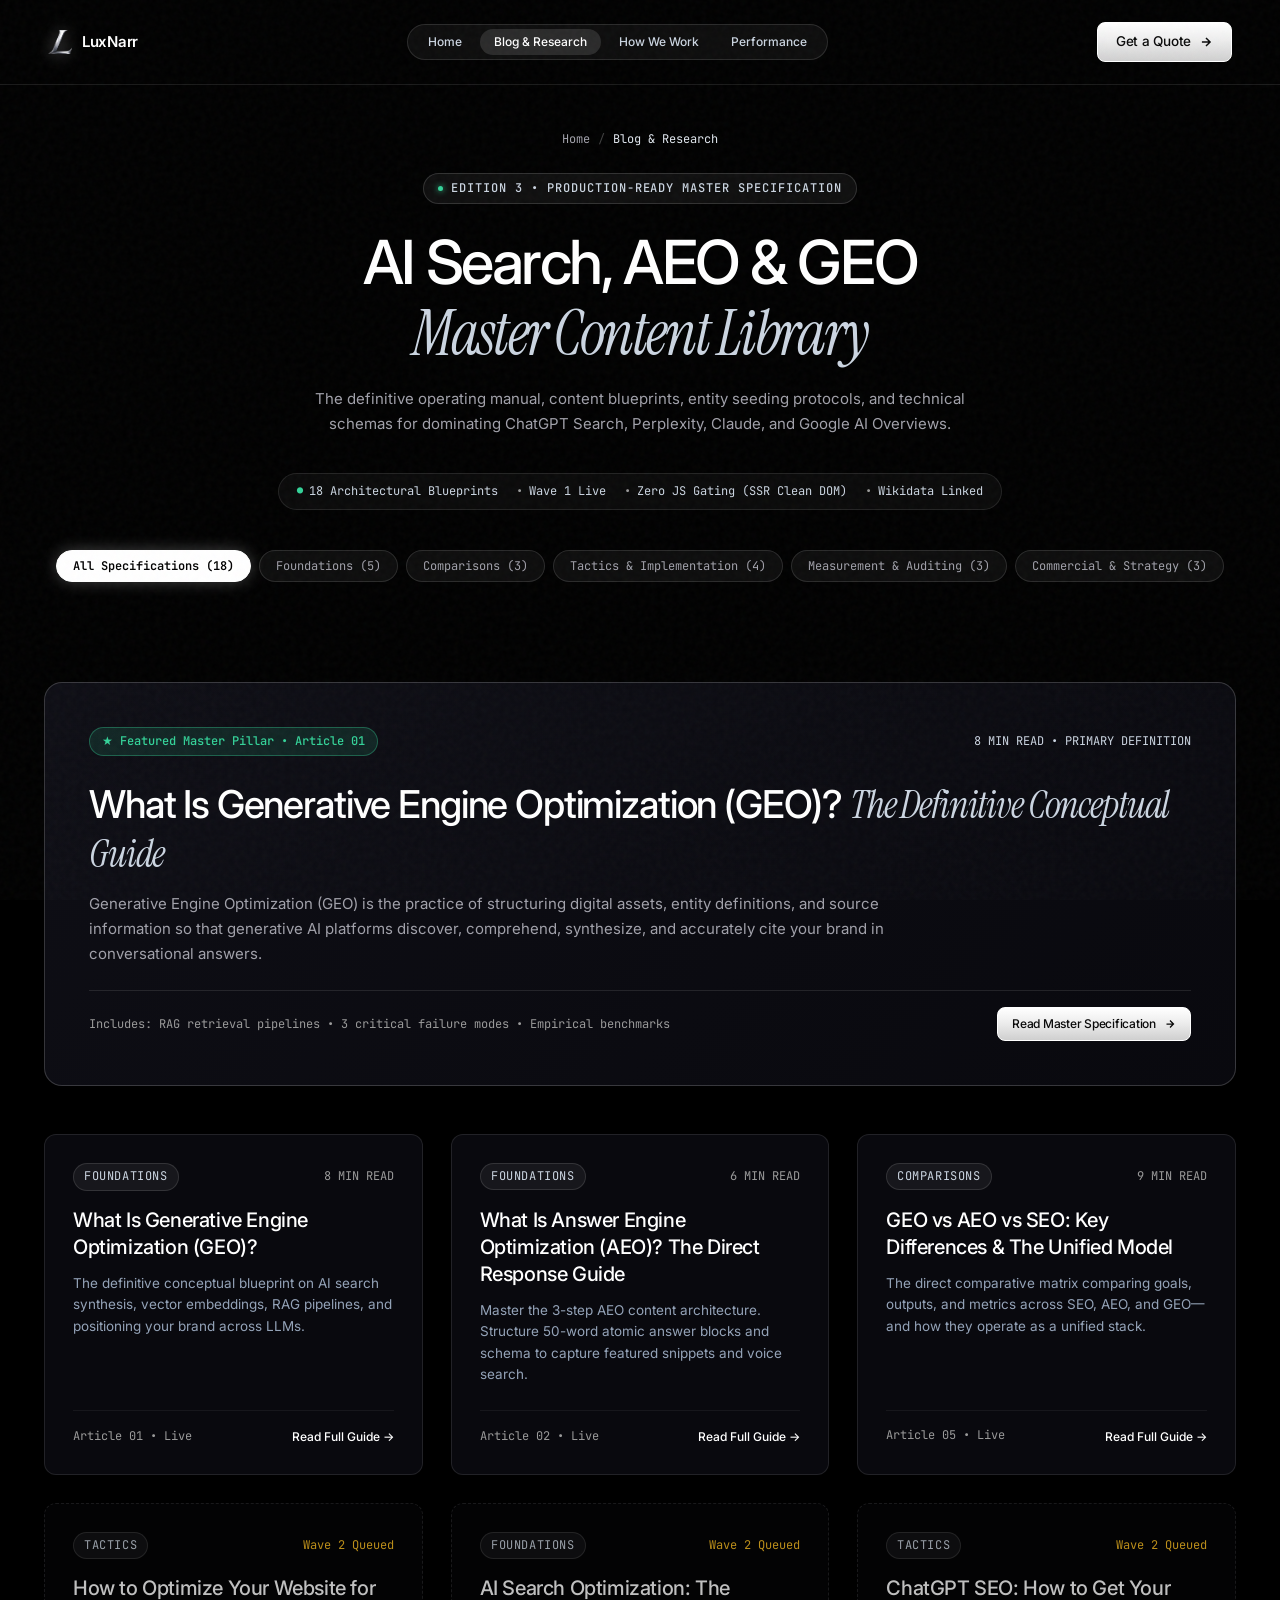
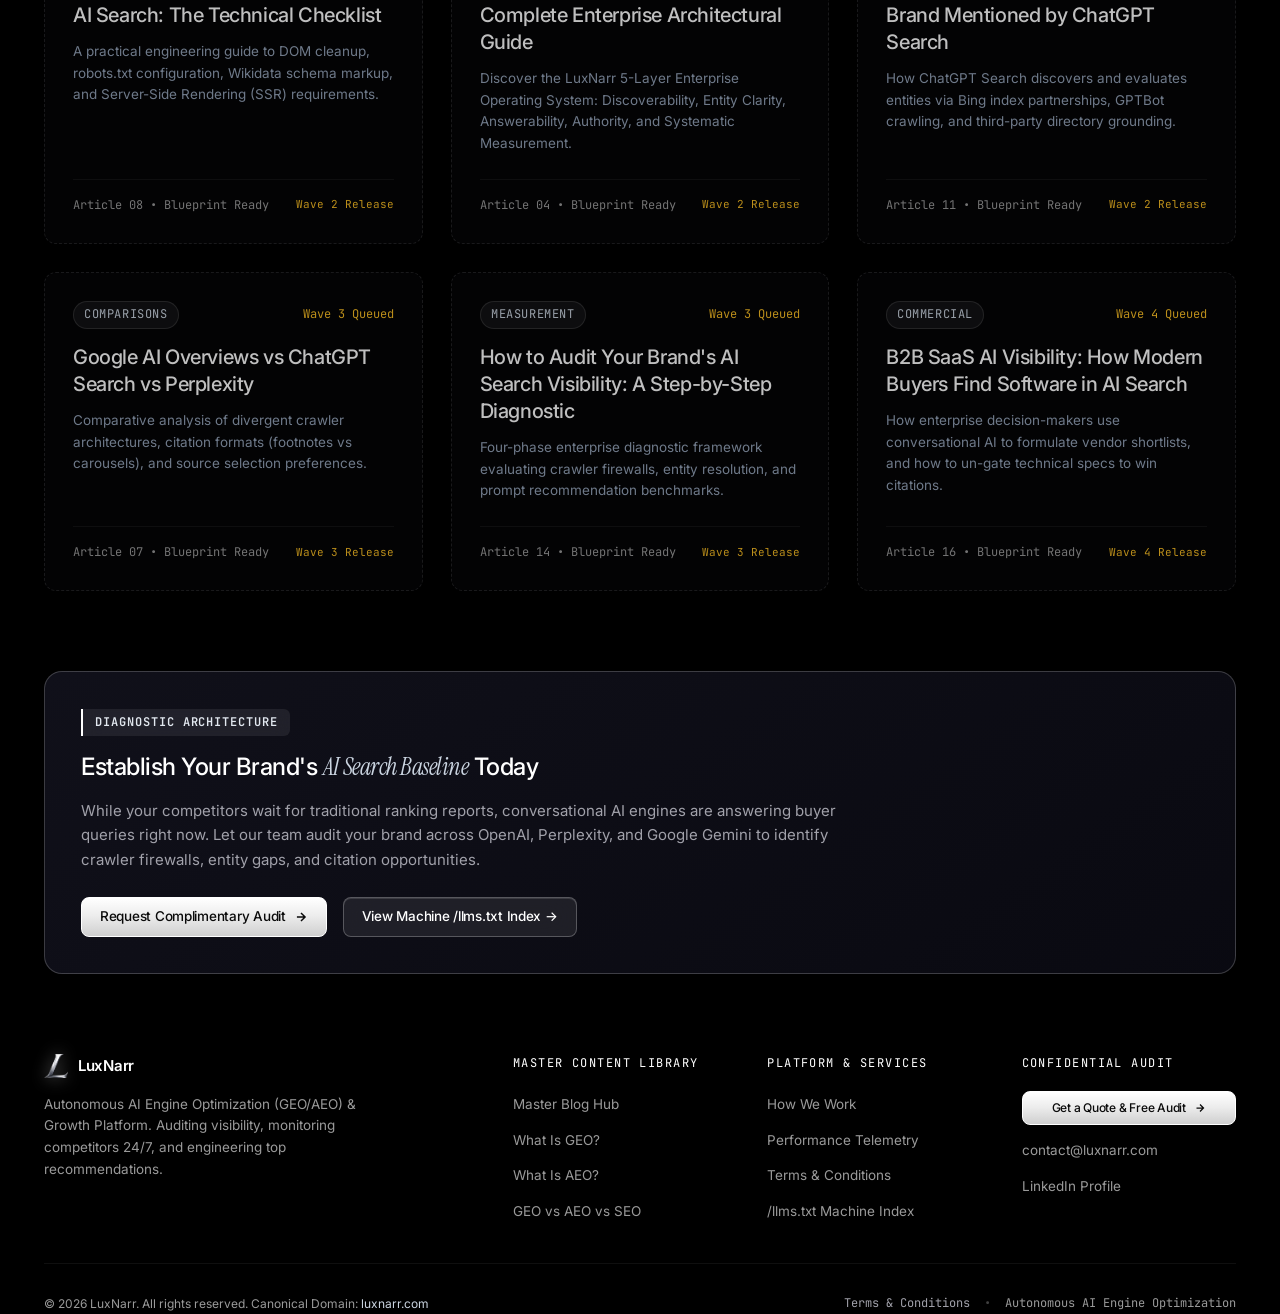
<file: blog/index.html>
<!DOCTYPE html>
<html lang="en">
<head>
  <meta charset="UTF-8">
  <meta name="viewport" content="width=device-width, initial-scale=1.0">
  <title>LuxNarr AI Search, AEO & GEO Master Content Library</title>
  <meta name="description" content="Explore LuxNarr's complete 18-article library on Generative Engine Optimization (GEO), Answer Engine Optimization (AEO), and AI search visibility intelligence.">
  <meta name="keywords" content="GEO, AEO, AI SEO, generative engine optimization, answer engine optimization, AI search visibility">

  <!-- Canonical & Crawlability -->
  <link rel="canonical" href="https://www.luxnarr.com/blog/">
  <meta name="robots" content="index, follow, max-image-preview:large, max-snippet:-1, max-video-preview:-1">
  <meta name="googlebot" content="index, follow, max-snippet:-1, max-image-preview:large, max-video-preview:-1">
  <meta name="author" content="LuxNarr">

  <!-- Open Graph -->
  <meta property="og:site_name" content="LuxNarr">
  <meta property="og:type" content="website">
  <meta property="og:url" content="https://www.luxnarr.com/blog/">
  <meta property="og:title" content="LuxNarr AI Search, AEO & GEO Master Content Library">
  <meta property="og:description" content="The definitive operational specifications, architectural frameworks, and benchmark data blueprints for dominating ChatGPT Search, Perplexity, Claude, and Google AI Overviews.">
  <meta property="og:image" content="https://www.luxnarr.com/assets/logo_clean.png">

  <!-- Twitter Card -->
  <meta name="twitter:card" content="summary_large_image">
  <meta name="twitter:url" content="https://www.luxnarr.com/blog/">
  <meta name="twitter:title" content="LuxNarr AI Search, AEO & GEO Master Content Library">
  <meta name="twitter:description" content="The definitive operational specifications and benchmarks for Generative Engine Optimization (GEO) & AEO.">
  <meta name="twitter:image" content="https://www.luxnarr.com/assets/logo_clean.png">

  <!-- Structured Data: CollectionPage & Organization Schema -->
  <script type="application/ld+json">
  {
    "@context": "https://schema.org",
    "@graph": [
      {
        "@type": "Organization",
        "@id": "https://www.luxnarr.com/#organization",
        "name": "LuxNarr",
        "url": "https://www.luxnarr.com/",
        "logo": {
          "@type": "ImageObject",
          "@id": "https://www.luxnarr.com/#logo",
          "url": "https://www.luxnarr.com/assets/logo_clean.png"
        },
        "description": "Enterprise Generative Engine Optimization (GEO), Answer Engine Optimization (AEO), and AI visibility analytics firm.",
        "sameAs": [
          "https://www.linkedin.com/company/luxnarr",
          "https://github.com/luxnarr"
        ],
        "knowsAbout": [
          "https://www.wikidata.org/wiki/Q180711",
          "https://www.wikidata.org/wiki/Q11660",
          "https://www.wikidata.org/wiki/Q1153059"
        ]
      },
      {
        "@type": "CollectionPage",
        "@id": "https://www.luxnarr.com/blog/#webpage",
        "url": "https://www.luxnarr.com/blog/",
        "name": "LuxNarr AI Search, AEO & GEO Master Content Library",
        "description": "Production-ready master specifications, blueprints, and data benchmarks for generative search optimization.",
        "publisher": {
          "@id": "https://www.luxnarr.com/#organization"
        },
        "hasPart": [
          {
            "@type": "TechArticle",
            "headline": "What Is Generative Engine Optimization (GEO)? The Definitive Conceptual Guide",
            "url": "https://www.luxnarr.com/blog/what-is-generative-engine-optimization/"
          },
          {
            "@type": "TechArticle",
            "headline": "What Is Answer Engine Optimization (AEO)? The Direct Response Guide",
            "url": "https://www.luxnarr.com/blog/what-is-answer-engine-optimization/"
          },
          {
            "@type": "TechArticle",
            "headline": "GEO vs AEO vs SEO: What's the Difference and Why They Work Together",
            "url": "https://www.luxnarr.com/blog/geo-vs-aeo-vs-seo/"
          }
        ]
      }
    ]
  }
  </script>

  <!-- Google Fonts & Styles -->
  <link rel="preconnect" href="https://fonts.googleapis.com">
  <link rel="preconnect" href="https://fonts.gstatic.com" crossorigin>
  <link href="https://fonts.googleapis.com/css2?family=Instrument+Serif:ital@1&family=Inter:ital,opsz,wght@0,14..32,100..900&family=JetBrains+Mono:wght@400;500;600&display=swap" rel="stylesheet">
  <link rel="icon" type="image/png" href="../assets/logo_clean.png">
  <link rel="stylesheet" href="../styles.css?v=21">
  <link rel="stylesheet" href="blog.css?v=1">

  <style>
    html, body { background: #000000 !important; color: #ffffff; }
  </style>
</head>
<body>

  <!-- Film Grain Overlay -->
  <div class="grain" aria-hidden="true"></div>

  <div class="page-wrapper">
    <!-- SITE HEADER -->
    <header class="header" id="site-header">
      <a href="/" class="logo" aria-label="LuxNarr Home">
        <img src="../assets/logo_clean.png" alt="LuxNarr" class="brand-logo-img" width="24" height="24">
        <span class="logo-text">LuxNarr</span>
      </a>

      <nav class="header-nav" aria-label="Main Navigation">
        <a href="/" class="header-nav-link">Home</a>
        <a href="/blog/" class="header-nav-link active" style="color: #ffffff; background: rgba(255, 255, 255, 0.12);">Blog &amp; Research</a>
        <a href="/#how-it-works" class="header-nav-link">How We Work</a>
        <a href="/#performance" class="header-nav-link">Performance</a>
      </nav>

      <a href="/#contact" class="btn btn-solid">
        <span>Get a Quote</span>
        <svg class="btn-arrow" width="14" height="14" viewBox="0 0 24 24" fill="none" stroke="currentColor" stroke-width="2.5"><path d="M5 12h14M12 5l7 7-7 7"/></svg>
      </a>
    </header>

    <main class="content-container">
      <!-- BLOG HUB HERO -->
      <section class="blog-hub-header">
        <nav class="breadcrumb-nav" style="justify-content: center;" aria-label="Breadcrumb">
          <a href="/">Home</a>
          <span class="breadcrumb-sep">/</span>
          <span class="breadcrumb-current" aria-current="page">Blog &amp; Research</span>
        </nav>

        <div class="hero-eyebrow" style="margin-bottom: 24px;">
          <span class="highlight-dot"></span> Edition 3 • Production-Ready Master Specification
        </div>

        <h1 class="blog-hub-title">
          AI Search, AEO &amp; GEO<br><em>Master Content Library</em>
        </h1>

        <p class="blog-hub-desc">
          The definitive operating manual, content blueprints, entity seeding protocols, and technical schemas for dominating ChatGPT Search, Perplexity, Claude, and Google AI Overviews.
        </p>

        <!-- Telemetry Strip -->
        <div class="blog-telemetry-strip">
          <div class="blog-telemetry-item">
            <span style="color: var(--accent-green); font-size: 10px;">●</span>
            <span>18 Architectural Blueprints</span>
          </div>
          <div class="blog-telemetry-item">
            <span style="color: var(--muted);">&bull;</span>
            <span>Wave 1 Live</span>
          </div>
          <div class="blog-telemetry-item">
            <span style="color: var(--muted);">&bull;</span>
            <span>Zero JS Gating (SSR Clean DOM)</span>
          </div>
          <div class="blog-telemetry-item">
            <span style="color: var(--muted);">&bull;</span>
            <span>Wikidata Linked</span>
          </div>
        </div>

        <!-- Filter Bar -->
        <div class="blog-filter-bar" id="category-filter-bar">
          <button type="button" class="filter-btn active" data-filter="all">All Specifications (18)</button>
          <button type="button" class="filter-btn" data-filter="foundations">Foundations (5)</button>
          <button type="button" class="filter-btn" data-filter="comparisons">Comparisons (3)</button>
          <button type="button" class="filter-btn" data-filter="tactics">Tactics &amp; Implementation (4)</button>
          <button type="button" class="filter-btn" data-filter="measurement">Measurement &amp; Auditing (3)</button>
          <button type="button" class="filter-btn" data-filter="commercial">Commercial &amp; Strategy (3)</button>
        </div>
      </section>

      <!-- FEATURED HERO PILLAR ARTICLE -->
      <a href="/blog/what-is-generative-engine-optimization/" class="featured-article-card" data-category="foundations">
        <div style="display: flex; justify-content: space-between; align-items: center; flex-wrap: wrap; gap: 12px;">
          <div class="featured-badge">
            <span>★ Featured Master Pillar • Article 01</span>
          </div>
          <div style="font-family: var(--font-mono); font-size: var(--text-xs); color: #cbd5e1;">
            8 MIN READ &bull; PRIMARY DEFINITION
          </div>
        </div>

        <div>
          <h2 class="featured-article-title">
            What Is Generative Engine Optimization (GEO)? <em>The Definitive Conceptual Guide</em>
          </h2>
          <p class="featured-article-excerpt" style="margin-top: 14px;">
            Generative Engine Optimization (GEO) is the practice of structuring digital assets, entity definitions, and source information so that generative AI platforms discover, comprehend, synthesize, and accurately cite your brand in conversational answers.
          </p>
        </div>

        <div style="display: flex; justify-content: space-between; align-items: center; padding-top: 16px; border-top: 1px solid rgba(255, 255, 255, 0.1); flex-wrap: wrap; gap: 12px;">
          <div style="font-family: var(--font-mono); font-size: var(--text-xs); color: var(--muted);">
            Includes: RAG retrieval pipelines &bull; 3 critical failure modes &bull; Empirical benchmarks
          </div>
          <span class="btn btn-solid btn-sm">
            <span>Read Master Specification</span>
            <svg class="btn-arrow" width="12" height="12" viewBox="0 0 24 24" fill="none" stroke="currentColor" stroke-width="2.5"><path d="M5 12h14M12 5l7 7-7 7"/></svg>
          </span>
        </div>
      </a>

      <!-- MASTER ARTICLES BENTO GRID -->
      <div class="blog-grid" id="articles-grid">
        
        <!-- ARTICLE 01 -->
        <a href="/blog/what-is-generative-engine-optimization/" class="blog-card" data-category="foundations">
          <div>
            <div class="blog-card-meta">
              <span class="blog-category-tag">Foundations</span>
              <span>8 MIN READ</span>
            </div>
            <h3 class="blog-card-title">What Is Generative Engine Optimization (GEO)?</h3>
            <p class="blog-card-excerpt">
              The definitive conceptual blueprint on AI search synthesis, vector embeddings, RAG pipelines, and positioning your brand across LLMs.
            </p>
          </div>
          <div class="blog-card-footer">
            <span>Article 01 &bull; Live</span>
            <span class="blog-read-link">Read Full Guide →</span>
          </div>
        </a>

        <!-- ARTICLE 02 -->
        <a href="/blog/what-is-answer-engine-optimization/" class="blog-card" data-category="foundations">
          <div>
            <div class="blog-card-meta">
              <span class="blog-category-tag">Foundations</span>
              <span>6 MIN READ</span>
            </div>
            <h3 class="blog-card-title">What Is Answer Engine Optimization (AEO)? The Direct Response Guide</h3>
            <p class="blog-card-excerpt">
              Master the 3-step AEO content architecture. Structure 50-word atomic answer blocks and schema to capture featured snippets and voice search.
            </p>
          </div>
          <div class="blog-card-footer">
            <span>Article 02 &bull; Live</span>
            <span class="blog-read-link">Read Full Guide →</span>
          </div>
        </a>

        <!-- ARTICLE 05 -->
        <a href="/blog/geo-vs-aeo-vs-seo/" class="blog-card" data-category="comparisons">
          <div>
            <div class="blog-card-meta">
              <span class="blog-category-tag">Comparisons</span>
              <span>9 MIN READ</span>
            </div>
            <h3 class="blog-card-title">GEO vs AEO vs SEO: Key Differences &amp; The Unified Model</h3>
            <p class="blog-card-excerpt">
              The direct comparative matrix comparing goals, outputs, and metrics across SEO, AEO, and GEO—and how they operate as a unified stack.
            </p>
          </div>
          <div class="blog-card-footer">
            <span>Article 05 &bull; Live</span>
            <span class="blog-read-link">Read Full Guide →</span>
          </div>
        </a>

        <!-- UPCOMING WAVE 2 BLUEPRINTS (Roadmap Preview) -->
        <div class="blog-card roadmap-teaser" data-category="tactics">
          <div>
            <div class="blog-card-meta">
              <span class="blog-category-tag">Tactics</span>
              <span class="roadmap-status-badge">Wave 2 Queued</span>
            </div>
            <h3 class="blog-card-title">How to Optimize Your Website for AI Search: The Technical Checklist</h3>
            <p class="blog-card-excerpt">
              A practical engineering guide to DOM cleanup, robots.txt configuration, Wikidata schema markup, and Server-Side Rendering (SSR) requirements.
            </p>
          </div>
          <div class="blog-card-footer">
            <span>Article 08 &bull; Blueprint Ready</span>
            <span style="font-family: var(--font-mono); font-size: 11px; color: var(--accent-amber);">Wave 2 Release</span>
          </div>
        </div>

        <div class="blog-card roadmap-teaser" data-category="foundations">
          <div>
            <div class="blog-card-meta">
              <span class="blog-category-tag">Foundations</span>
              <span class="roadmap-status-badge">Wave 2 Queued</span>
            </div>
            <h3 class="blog-card-title">AI Search Optimization: The Complete Enterprise Architectural Guide</h3>
            <p class="blog-card-excerpt">
              Discover the LuxNarr 5-Layer Enterprise Operating System: Discoverability, Entity Clarity, Answerability, Authority, and Systematic Measurement.
            </p>
          </div>
          <div class="blog-card-footer">
            <span>Article 04 &bull; Blueprint Ready</span>
            <span style="font-family: var(--font-mono); font-size: 11px; color: var(--accent-amber);">Wave 2 Release</span>
          </div>
        </div>

        <div class="blog-card roadmap-teaser" data-category="tactics">
          <div>
            <div class="blog-card-meta">
              <span class="blog-category-tag">Tactics</span>
              <span class="roadmap-status-badge">Wave 2 Queued</span>
            </div>
            <h3 class="blog-card-title">ChatGPT SEO: How to Get Your Brand Mentioned by ChatGPT Search</h3>
            <p class="blog-card-excerpt">
              How ChatGPT Search discovers and evaluates entities via Bing index partnerships, GPTBot crawling, and third-party directory grounding.
            </p>
          </div>
          <div class="blog-card-footer">
            <span>Article 11 &bull; Blueprint Ready</span>
            <span style="font-family: var(--font-mono); font-size: 11px; color: var(--accent-amber);">Wave 2 Release</span>
          </div>
        </div>

        <div class="blog-card roadmap-teaser" data-category="comparisons">
          <div>
            <div class="blog-card-meta">
              <span class="blog-category-tag">Comparisons</span>
              <span class="roadmap-status-badge">Wave 3 Queued</span>
            </div>
            <h3 class="blog-card-title">Google AI Overviews vs ChatGPT Search vs Perplexity</h3>
            <p class="blog-card-excerpt">
              Comparative analysis of divergent crawler architectures, citation formats (footnotes vs carousels), and source selection preferences.
            </p>
          </div>
          <div class="blog-card-footer">
            <span>Article 07 &bull; Blueprint Ready</span>
            <span style="font-family: var(--font-mono); font-size: 11px; color: var(--accent-amber);">Wave 3 Release</span>
          </div>
        </div>

        <div class="blog-card roadmap-teaser" data-category="measurement">
          <div>
            <div class="blog-card-meta">
              <span class="blog-category-tag">Measurement</span>
              <span class="roadmap-status-badge">Wave 3 Queued</span>
            </div>
            <h3 class="blog-card-title">How to Audit Your Brand's AI Search Visibility: A Step-by-Step Diagnostic</h3>
            <p class="blog-card-excerpt">
              Four-phase enterprise diagnostic framework evaluating crawler firewalls, entity resolution, and prompt recommendation benchmarks.
            </p>
          </div>
          <div class="blog-card-footer">
            <span>Article 14 &bull; Blueprint Ready</span>
            <span style="font-family: var(--font-mono); font-size: 11px; color: var(--accent-amber);">Wave 3 Release</span>
          </div>
        </div>

        <div class="blog-card roadmap-teaser" data-category="commercial">
          <div>
            <div class="blog-card-meta">
              <span class="blog-category-tag">Commercial</span>
              <span class="roadmap-status-badge">Wave 4 Queued</span>
            </div>
            <h3 class="blog-card-title">B2B SaaS AI Visibility: How Modern Buyers Find Software in AI Search</h3>
            <p class="blog-card-excerpt">
              How enterprise decision-makers use conversational AI to formulate vendor shortlists, and how to un-gate technical specs to win citations.
            </p>
          </div>
          <div class="blog-card-footer">
            <span>Article 16 &bull; Blueprint Ready</span>
            <span style="font-family: var(--font-mono); font-size: 11px; color: var(--accent-amber);">Wave 4 Release</span>
          </div>
        </div>

      </div>

      <!-- AUDIT CONVERSION CTA BANNER -->
      <section class="why-luxnarr-card" style="margin-bottom: 80px;">
        <div style="max-width: 760px;">
          <span class="section-tag" style="margin-bottom: 12px;">DIAGNOSTIC ARCHITECTURE</span>
          <h2 class="why-luxnarr-title">
            Establish Your Brand's <em>AI Search Baseline</em> Today
          </h2>
          <p class="why-luxnarr-text">
            While your competitors wait for traditional ranking reports, conversational AI engines are answering buyer queries right now. Let our team audit your brand across OpenAI, Perplexity, and Google Gemini to identify crawler firewalls, entity gaps, and citation opportunities.
          </p>
          <div style="display: flex; gap: 16px; flex-wrap: wrap;">
            <a href="/#contact" class="btn btn-solid">
              <span>Request Complimentary Audit</span>
              <svg class="btn-arrow" width="14" height="14" viewBox="0 0 24 24" fill="none" stroke="currentColor" stroke-width="2.5"><path d="M5 12h14M12 5l7 7-7 7"/></svg>
            </a>
            <a href="/llms.txt" class="btn btn-secondary">
              <span>View Machine /llms.txt Index →</span>
            </a>
          </div>
        </div>
      </section>
    </main>

    <!-- FOOTER -->
    <footer class="footer">
      <div class="content-container">
        <div class="footer-grid">
          <div>
            <a href="/" class="logo" style="margin-bottom: 16px;">
              <img src="../assets/logo_clean.png" alt="LuxNarr" class="brand-logo-img" width="24" height="24">
              <span>LuxNarr</span>
            </a>
            <p style="font-size: var(--text-sm); color: var(--muted); line-height: 1.6; max-width: 340px; margin-bottom: 16px;">
              Autonomous AI Engine Optimization (GEO/AEO) &amp; Growth Platform. Auditing visibility, monitoring competitors 24/7, and engineering top recommendations.
            </p>
          </div>

          <div>
            <div class="footer-col-title">Master Content Library</div>
            <ul class="footer-links-list">
              <li><a href="/blog/" class="footer-nav-link"><span>Master Blog Hub</span><span class="footer-link-arrow">→</span></a></li>
              <li><a href="/blog/what-is-generative-engine-optimization/" class="footer-nav-link"><span>What Is GEO?</span><span class="footer-link-arrow">→</span></a></li>
              <li><a href="/blog/what-is-answer-engine-optimization/" class="footer-nav-link"><span>What Is AEO?</span><span class="footer-link-arrow">→</span></a></li>
              <li><a href="/blog/geo-vs-aeo-vs-seo/" class="footer-nav-link"><span>GEO vs AEO vs SEO</span><span class="footer-link-arrow">→</span></a></li>
            </ul>
          </div>

          <div>
            <div class="footer-col-title">Platform &amp; Services</div>
            <ul class="footer-links-list">
              <li><a href="/#how-it-works" class="footer-nav-link"><span>How We Work</span><span class="footer-link-arrow">→</span></a></li>
              <li><a href="/#performance" class="footer-nav-link"><span>Performance Telemetry</span><span class="footer-link-arrow">→</span></a></li>
              <li><a href="/terms.html" class="footer-nav-link"><span>Terms &amp; Conditions</span><span class="footer-link-arrow">↗</span></a></li>
              <li><a href="/llms.txt" class="footer-nav-link"><span>/llms.txt Machine Index</span><span class="footer-link-arrow">↗</span></a></li>
            </ul>
          </div>

          <div>
            <div class="footer-col-title">Confidential Audit</div>
            <div style="margin-bottom: 12px;">
              <a href="/#contact" class="btn btn-solid btn-sm" style="width: 100%; justify-content: center;">
                <span>Get a Quote &amp; Free Audit</span>
                <svg class="btn-arrow" width="12" height="12" viewBox="0 0 24 24" fill="none" stroke="currentColor" stroke-width="2.5"><path d="M5 12h14M12 5l7 7-7 7"/></svg>
              </a>
            </div>
            <ul class="footer-links-list">
              <li><a href="mailto:contact@luxnarr.com" class="footer-nav-link"><span>contact@luxnarr.com</span><span class="footer-link-arrow">↗</span></a></li>
              <li><a href="https://www.linkedin.com/company/luxnarr" target="_blank" rel="noopener me" class="footer-nav-link"><span>LinkedIn Profile</span><span class="footer-link-arrow">↗</span></a></li>
            </ul>
          </div>
        </div>

        <div class="footer-bottom">
          <div>
            &copy; 2026 LuxNarr. All rights reserved. Canonical Domain: <a href="https://www.luxnarr.com/" style="color: #cbd5e1;">luxnarr.com</a>
          </div>
          <div style="display: flex; gap: 14px; font-family: var(--font-mono); font-size: var(--text-xs); align-items: center; flex-wrap: wrap;">
            <a href="/terms.html" style="color: #a1a1aa; text-decoration: none;">Terms &amp; Conditions</a>
            <span style="color: rgba(255,255,255,0.25);">&bull;</span>
            <span>Autonomous AI Engine Optimization</span>
          </div>
        </div>
      </div>
    </footer>
  </div>

  <!-- Interactive Category Filter Script -->
  <script>
    const filterButtons = document.querySelectorAll('.filter-btn');
    const articles = document.querySelectorAll('.blog-grid .blog-card, .featured-article-card');

    filterButtons.forEach(btn => {
      btn.addEventListener('click', () => {
        filterButtons.forEach(b => b.classList.remove('active'));
        btn.classList.add('active');

        const filter = btn.getAttribute('data-filter');
        articles.forEach(article => {
          const category = article.getAttribute('data-category');
          if (filter === 'all' || category === filter) {
            article.style.display = article.classList.contains('featured-article-card') ? 'grid' : 'flex';
          } else {
            article.style.display = 'none';
          }
        });
      });
    });
  </script>
</body>
</html>
</file>
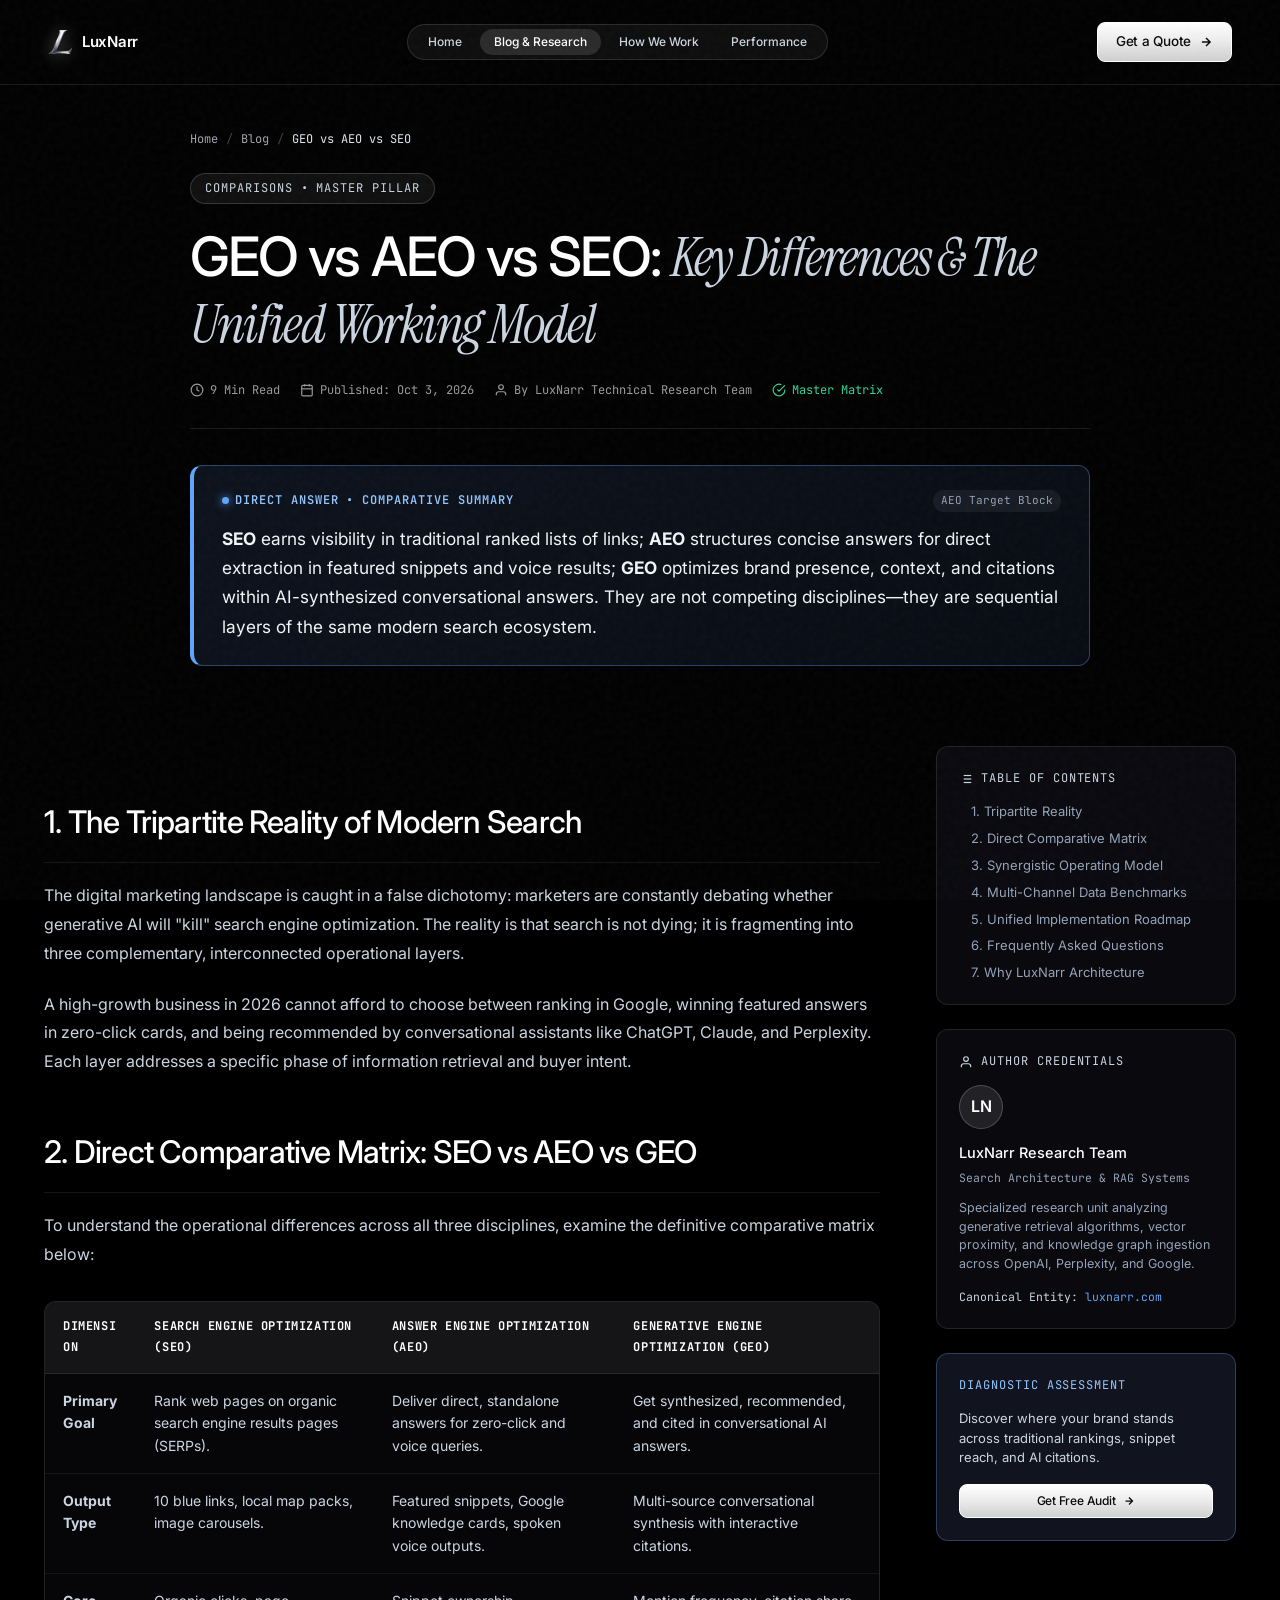
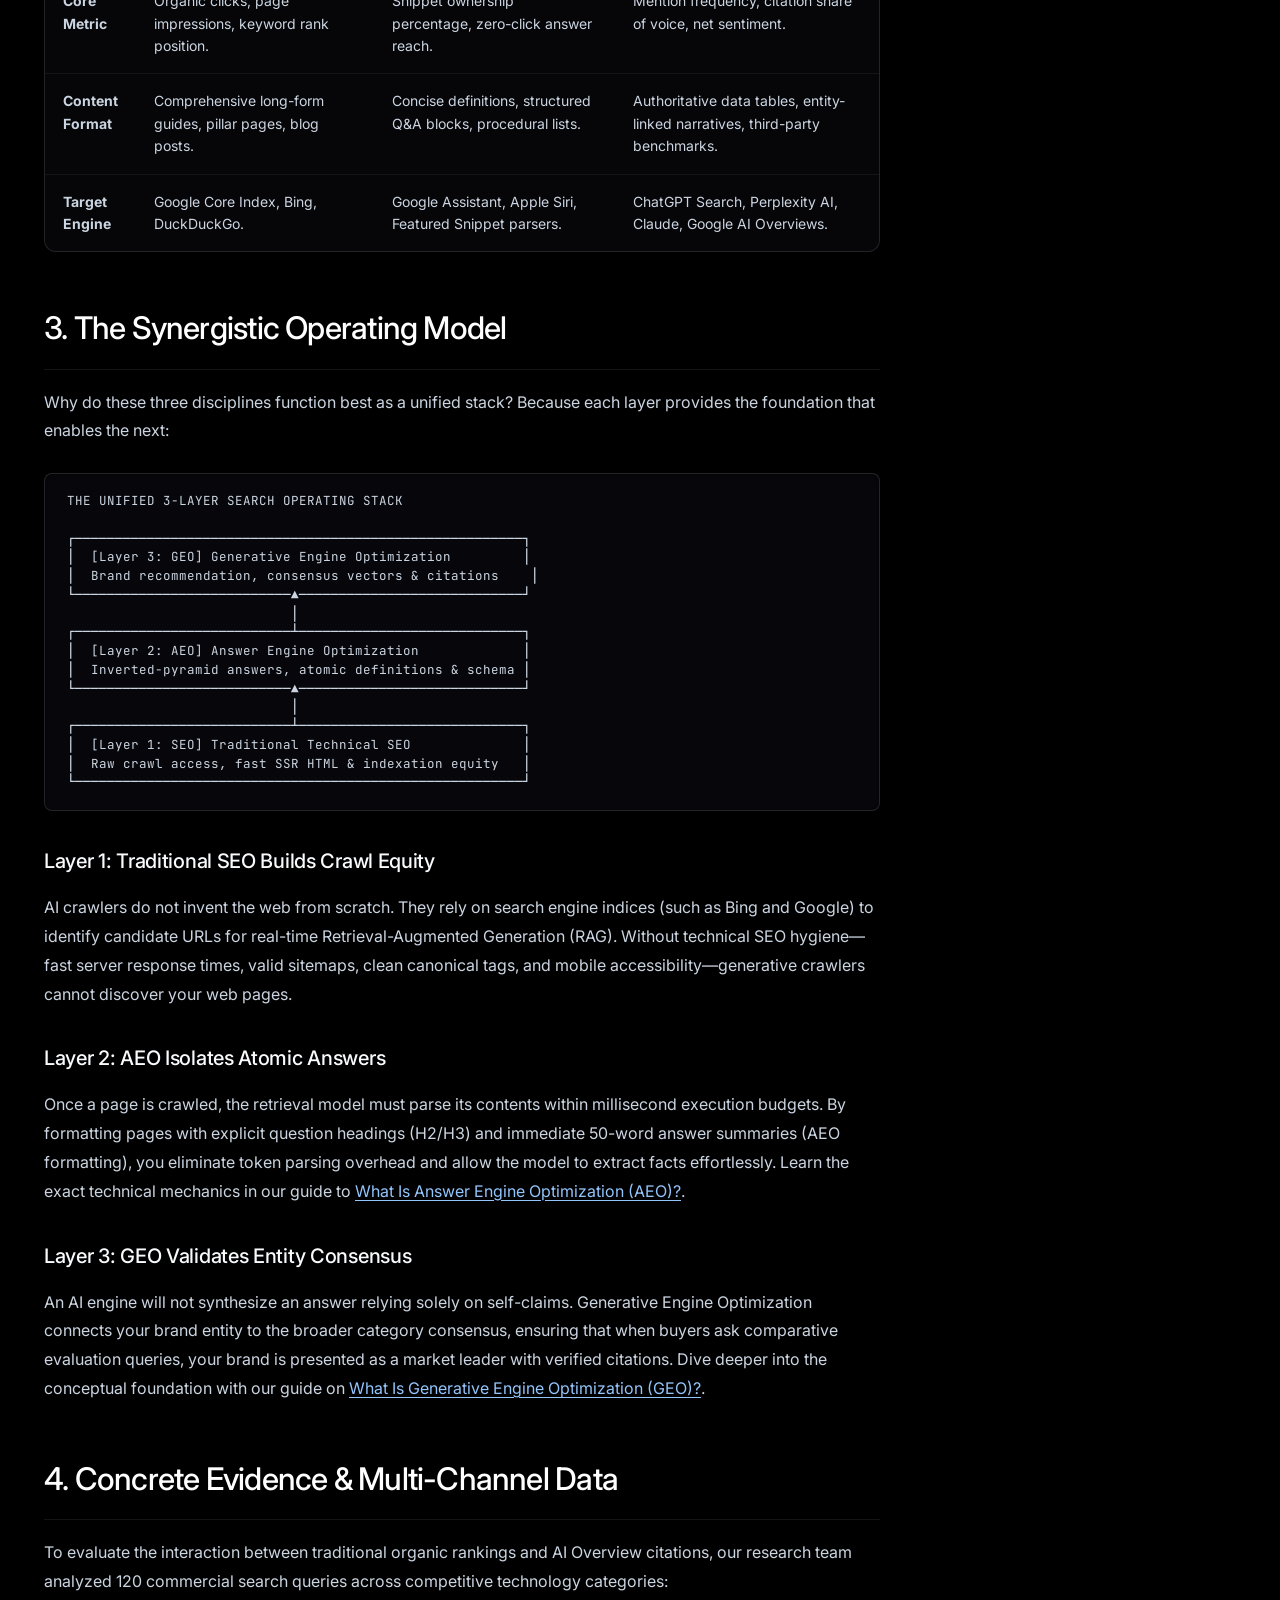
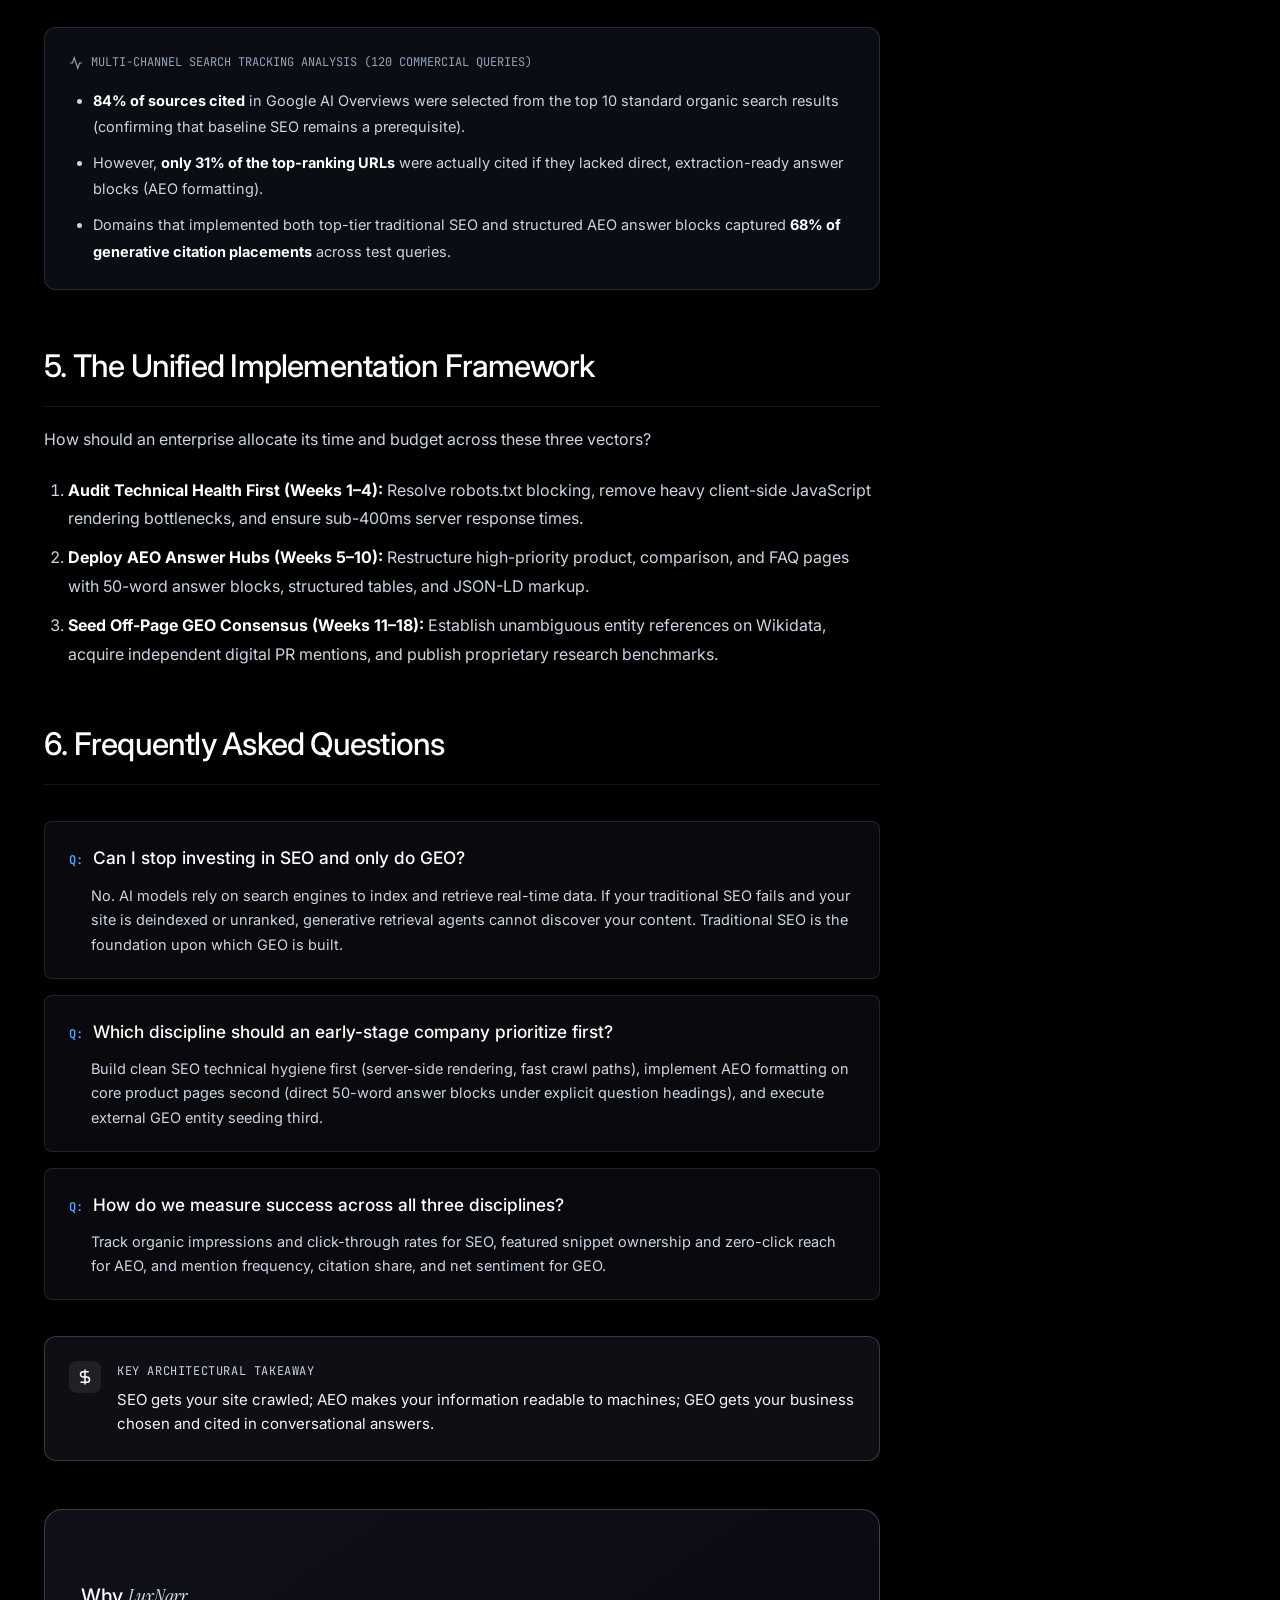
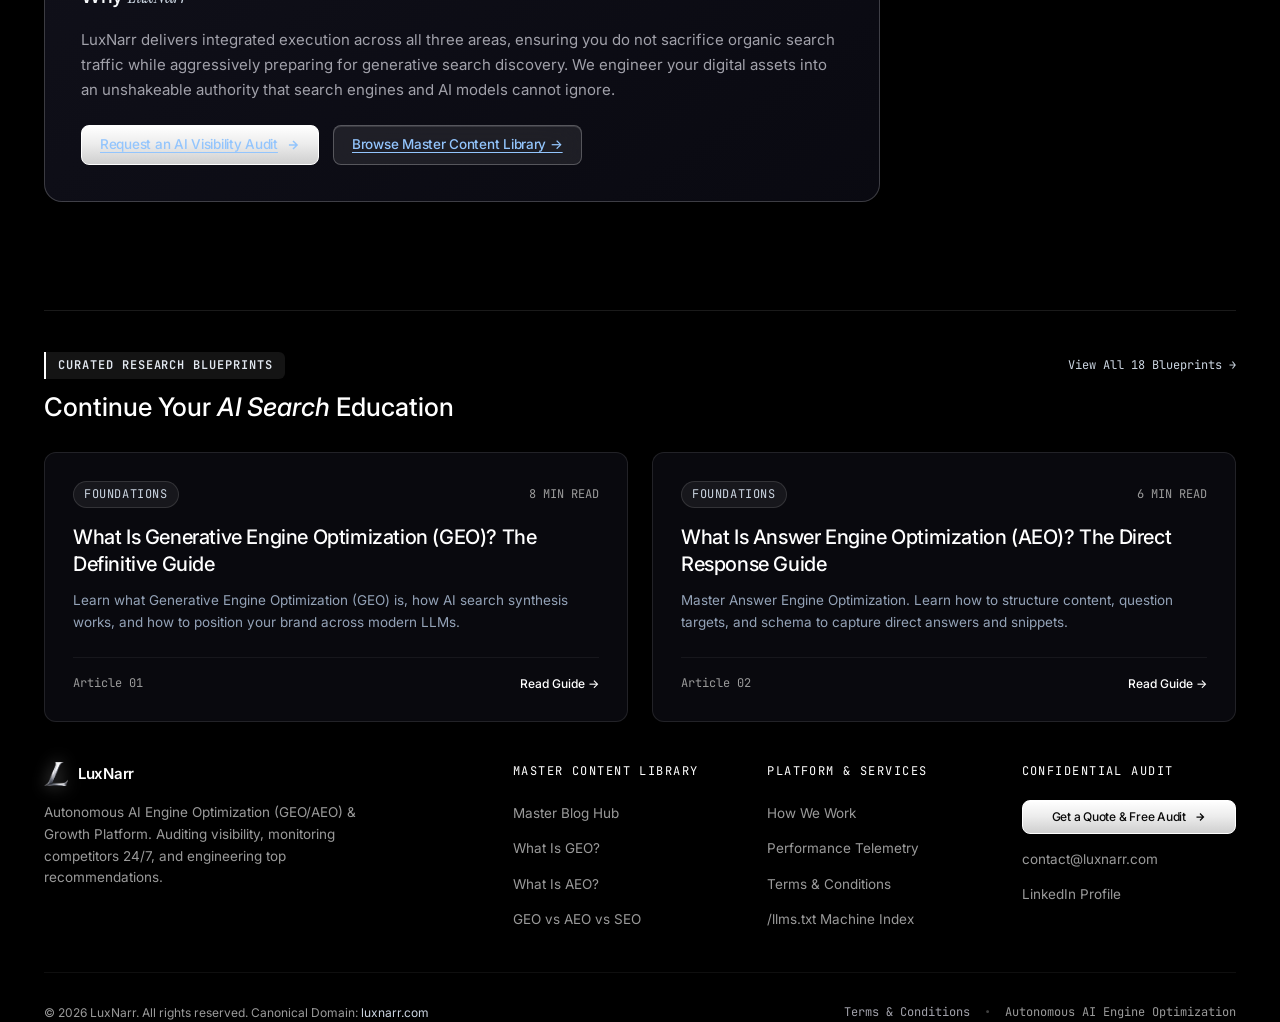
<file: blog/geo-vs-aeo-vs-seo/index.html>
<!DOCTYPE html>
<html lang="en">
<head>
  <meta charset="UTF-8">
  <meta name="viewport" content="width=device-width, initial-scale=1.0">
  <title>GEO vs AEO vs SEO: Key Differences & Working Model</title>
  <meta name="description" content="Understand the crucial differences between GEO, AEO, and SEO. Learn how each discipline functions and why modern search requires a unified three-part model.">
  <meta name="keywords" content="GEO vs AEO vs SEO, difference between SEO and GEO, AEO vs GEO, modern search optimization, generative search vs organic search">

  <!-- Canonical & Crawlability -->
  <link rel="canonical" href="https://www.luxnarr.com/blog/geo-vs-aeo-vs-seo/">
  <meta name="robots" content="index, follow, max-image-preview:large, max-snippet:-1, max-video-preview:-1">
  <meta name="googlebot" content="index, follow, max-snippet:-1, max-image-preview:large, max-video-preview:-1">
  <meta name="author" content="LuxNarr Technical Research Team">

  <!-- Open Graph -->
  <meta property="og:site_name" content="LuxNarr">
  <meta property="og:type" content="article">
  <meta property="og:url" content="https://www.luxnarr.com/blog/geo-vs-aeo-vs-seo/">
  <meta property="og:title" content="GEO vs AEO vs SEO: Key Differences & Working Model">
  <meta property="og:description" content="Understand the crucial differences between GEO, AEO, and SEO. Learn how each discipline functions and why modern search requires a unified three-part model.">
  <meta property="og:image" content="https://www.luxnarr.com/assets/logo_clean.png">
  <meta property="article:published_time" content="2026-10-03T08:00:00+00:00">
  <meta property="article:modified_time" content="2026-10-07T12:00:00+00:00">
  <meta property="article:author" content="https://www.luxnarr.com/#author-technical-lead">
  <meta property="article:section" content="Comparisons">
  <meta property="article:tag" content="SEO">
  <meta property="article:tag" content="AEO">
  <meta property="article:tag" content="GEO">

  <!-- Twitter Card -->
  <meta name="twitter:card" content="summary_large_image">
  <meta name="twitter:url" content="https://www.luxnarr.com/blog/geo-vs-aeo-vs-seo/">
  <meta name="twitter:title" content="GEO vs AEO vs SEO: Key Differences & Working Model">
  <meta name="twitter:description" content="Understand the differences between GEO, AEO, and SEO. Learn how each functions and why modern search requires a unified three-part model.">
  <meta name="twitter:image" content="https://www.luxnarr.com/assets/logo_clean.png">

  <!-- Structured Data: Schema.org (JSON-LD) with Wikidata Knowledge Graph references -->
  <script type="application/ld+json">
  {
    "@context": "https://schema.org",
    "@graph": [
      {
        "@type": "Organization",
        "@id": "https://www.luxnarr.com/#organization",
        "name": "LuxNarr",
        "legalName": "LuxNarr",
        "url": "https://www.luxnarr.com/",
        "logo": {
          "@type": "ImageObject",
          "@id": "https://www.luxnarr.com/#logo",
          "url": "https://www.luxnarr.com/assets/logo_clean.png",
          "caption": "LuxNarr Logo"
        },
        "email": "contact@luxnarr.com",
        "description": "Enterprise Generative Engine Optimization (GEO), Answer Engine Optimization (AEO), and AI visibility analytics firm.",
        "sameAs": [
          "https://www.linkedin.com/company/luxnarr",
          "https://twitter.com/luxnarr",
          "https://github.com/luxnarr",
          "https://www.wikidata.org/wiki/Special:ItemByTitle/enwiki/LuxNarr"
        ],
        "knowsAbout": [
          "https://www.wikidata.org/wiki/Q180711",
          "https://www.wikidata.org/wiki/Q11660",
          "https://www.wikidata.org/wiki/Q1153059"
        ]
      },
      {
        "@type": "WebSite",
        "@id": "https://www.luxnarr.com/#website",
        "url": "https://www.luxnarr.com/",
        "name": "LuxNarr",
        "publisher": {
          "@id": "https://www.luxnarr.com/#organization"
        }
      },
      {
        "@type": "Person",
        "@id": "https://www.luxnarr.com/#author-technical-lead",
        "name": "LuxNarr Technical Research Team",
        "jobTitle": "Director of Search Engineering",
        "worksFor": {
          "@id": "https://www.luxnarr.com/#organization"
        },
        "sameAs": [
          "https://www.linkedin.com/company/luxnarr",
          "https://github.com/luxnarr"
        ],
        "knowsAbout": [
          "Search Engine Optimization",
          "Answer Engine Optimization",
          "Generative Engine Optimization",
          "Information Retrieval"
        ]
      },
      {
        "@type": "TechArticle",
        "@id": "https://www.luxnarr.com/blog/geo-vs-aeo-vs-seo/#article",
        "isPartOf": {
          "@id": "https://www.luxnarr.com/#website"
        },
        "headline": "GEO vs AEO vs SEO: What's the Difference and Why They Work Together",
        "description": "Understand the crucial differences between GEO, AEO, and SEO. Learn how each discipline functions and why modern search requires a unified three-part model.",
        "inLanguage": "en-US",
        "mainEntityOfPage": "https://www.luxnarr.com/blog/geo-vs-aeo-vs-seo/",
        "datePublished": "2026-10-03T08:00:00+00:00",
        "dateModified": "2026-10-07T12:00:00+00:00",
        "author": {
          "@id": "https://www.luxnarr.com/#author-technical-lead"
        },
        "publisher": {
          "@id": "https://www.luxnarr.com/#organization"
        },
        "about": [
          {
            "@type": "Thing",
            "name": "Search Engine Optimization",
            "sameAs": "https://www.wikidata.org/wiki/Q180711"
          },
          {
            "@type": "Thing",
            "name": "Generative Engine Optimization",
            "sameAs": "https://en.wikipedia.org/wiki/Generative_engine_optimization"
          }
        ],
        "mentions": [
          {
            "@type": "Thing",
            "name": "Artificial Intelligence",
            "sameAs": "https://www.wikidata.org/wiki/Q11660"
          },
          {
            "@type": "Thing",
            "name": "Large Language Model",
            "sameAs": "https://www.wikidata.org/wiki/Q1153059"
          }
        ]
      },
      {
        "@type": "BreadcrumbList",
        "@id": "https://www.luxnarr.com/blog/geo-vs-aeo-vs-seo/#breadcrumb",
        "itemListElement": [
          {
            "@type": "ListItem",
            "position": 1,
            "name": "Home",
            "item": "https://www.luxnarr.com/"
          },
          {
            "@type": "ListItem",
            "position": 2,
            "name": "Blog",
            "item": "https://www.luxnarr.com/blog/"
          },
          {
            "@type": "ListItem",
            "position": 3,
            "name": "GEO vs AEO vs SEO",
            "item": "https://www.luxnarr.com/blog/geo-vs-aeo-vs-seo/"
          }
        ]
      },
      {
        "@type": "FAQPage",
        "@id": "https://www.luxnarr.com/blog/geo-vs-aeo-vs-seo/#faq",
        "mainEntity": [
          {
            "@type": "Question",
            "name": "Can I stop investing in SEO and only do GEO?",
            "acceptedAnswer": {
              "@type": "Answer",
              "text": "No. AI models rely on search engines to index and retrieve real-time data. If your traditional SEO fails and your site is deindexed or unranked, generative retrieval agents cannot discover your content."
            }
          },
          {
            "@type": "Question",
            "name": "Which discipline should an early-stage company prioritize first?",
            "acceptedAnswer": {
              "@type": "Answer",
              "text": "Build clean SEO technical hygiene first (SSR, fast TTFB, crawlable index), implement AEO formatting on core product pages second (direct 50-word answer blocks), and run external GEO entity seeding third."
            }
          }
        ]
      }
    ]
  }
  </script>

  <!-- Base Styling & Typography -->
  <link rel="preconnect" href="https://fonts.googleapis.com">
  <link rel="preconnect" href="https://fonts.gstatic.com" crossorigin>
  <link href="https://fonts.googleapis.com/css2?family=Instrument+Serif:ital@1&family=Inter:ital,opsz,wght@0,14..32,100..900&family=JetBrains+Mono:wght@400;500;600&display=swap" rel="stylesheet">
  <link rel="icon" type="image/png" href="../../assets/logo_clean.png">
  <link rel="stylesheet" href="../../styles.css?v=21">
  <link rel="stylesheet" href="../blog.css?v=1">

  <style>
    html, body { background: #000000 !important; color: #ffffff; }
  </style>
</head>
<body>

  <!-- Reading Progress Bar -->
  <div class="reading-progress-bar" id="reading-progress" aria-hidden="true"></div>

  <!-- Film Grain Overlay -->
  <div class="grain" aria-hidden="true"></div>

  <div class="page-wrapper">
    <!-- SITE HEADER -->
    <header class="header" id="site-header">
      <a href="/" class="logo" aria-label="LuxNarr Home">
        <img src="../../assets/logo_clean.png" alt="LuxNarr" class="brand-logo-img" width="24" height="24">
        <span class="logo-text">LuxNarr</span>
      </a>

      <nav class="header-nav" aria-label="Main Navigation">
        <a href="/" class="header-nav-link">Home</a>
        <a href="/blog/" class="header-nav-link active" style="color: #ffffff; background: rgba(255, 255, 255, 0.12);">Blog &amp; Research</a>
        <a href="/#how-it-works" class="header-nav-link">How We Work</a>
        <a href="/#performance" class="header-nav-link">Performance</a>
      </nav>

      <a href="/#contact" class="btn btn-solid">
        <span>Get a Quote</span>
        <svg class="btn-arrow" width="14" height="14" viewBox="0 0 24 24" fill="none" stroke="currentColor" stroke-width="2.5"><path d="M5 12h14M12 5l7 7-7 7"/></svg>
      </a>
    </header>

    <main class="content-container">
      <!-- ARTICLE HEADER -->
      <article class="article-header">
        <!-- Breadcrumb -->
        <nav class="breadcrumb-nav" aria-label="Breadcrumb">
          <a href="/">Home</a>
          <span class="breadcrumb-sep">/</span>
          <a href="/blog/">Blog</a>
          <span class="breadcrumb-sep">/</span>
          <span class="breadcrumb-current" aria-current="page">GEO vs AEO vs SEO</span>
        </nav>

        <div class="article-category-badge">
          <span>Comparisons • Master Pillar</span>
        </div>

        <h1 class="article-headline">
          GEO vs AEO vs SEO: <em>Key Differences &amp; The Unified Working Model</em>
        </h1>

        <div class="article-meta-row">
          <div class="article-meta-item">
            <svg width="14" height="14" viewBox="0 0 24 24" fill="none" stroke="currentColor" stroke-width="2"><circle cx="12" cy="12" r="10"/><polyline points="12 6 12 12 16 14"/></svg>
            <span>9 Min Read</span>
          </div>
          <div class="article-meta-item">
            <svg width="14" height="14" viewBox="0 0 24 24" fill="none" stroke="currentColor" stroke-width="2"><rect x="3" y="4" width="18" height="18" rx="2" ry="2"/><line x1="16" y1="2" x2="16" y2="6"/><line x1="8" y1="2" x2="8" y2="6"/><line x1="3" y1="10" x2="21" y2="10"/></svg>
            <span>Published: Oct 3, 2026</span>
          </div>
          <div class="article-meta-item">
            <svg width="14" height="14" viewBox="0 0 24 24" fill="none" stroke="currentColor" stroke-width="2"><path d="M20 21v-2a4 4 0 0 0-4-4H8a4 4 0 0 0-4 4v2"/><circle cx="12" cy="7" r="4"/></svg>
            <span>By LuxNarr Technical Research Team</span>
          </div>
          <div class="article-meta-item" style="color: var(--accent-green);">
            <svg width="14" height="14" viewBox="0 0 24 24" fill="none" stroke="currentColor" stroke-width="2"><path d="M22 11.08V12a10 10 0 1 1-5.93-9.14"/><polyline points="22 4 12 14.01 9 11.01"/></svg>
            <span>Master Matrix</span>
          </div>
        </div>

        <!-- Inverted Pyramid Direct Answer Block (AEO / Zero-Click Summary) -->
        <div class="direct-answer-box">
          <div class="direct-answer-header">
            <div class="direct-answer-tag">Direct Answer • Comparative Summary</div>
            <div class="direct-answer-badge">AEO Target Block</div>
          </div>
          <p class="direct-answer-content">
            <strong>SEO</strong> earns visibility in traditional ranked lists of links; <strong>AEO</strong> structures concise answers for direct extraction in featured snippets and voice results; <strong>GEO</strong> optimizes brand presence, context, and citations within AI-synthesized conversational answers. They are not competing disciplines—they are sequential layers of the same modern search ecosystem.
          </p>
        </div>
      </article>

      <!-- TWO-COLUMN ARTICLE CONTENT LAYOUT -->
      <div class="article-layout">
        <!-- Main Prose Column -->
        <div class="article-body">
          
          <h2 id="tripartite-reality">1. The Tripartite Reality of Modern Search</h2>
          <p>
            The digital marketing landscape is caught in a false dichotomy: marketers are constantly debating whether generative AI will "kill" search engine optimization. The reality is that search is not dying; it is fragmenting into three complementary, interconnected operational layers.
          </p>
          <p>
            A high-growth business in 2026 cannot afford to choose between ranking in Google, winning featured answers in zero-click cards, and being recommended by conversational assistants like ChatGPT, Claude, and Perplexity. Each layer addresses a specific phase of information retrieval and buyer intent.
          </p>

          <h2 id="comparative-matrix">2. Direct Comparative Matrix: SEO vs AEO vs GEO</h2>
          <p>
            To understand the operational differences across all three disciplines, examine the definitive comparative matrix below:
          </p>

          <div class="article-table-wrapper">
            <table class="article-table">
              <thead>
                <tr>
                  <th>Dimension</th>
                  <th>Search Engine Optimization (SEO)</th>
                  <th>Answer Engine Optimization (AEO)</th>
                  <th>Generative Engine Optimization (GEO)</th>
                </tr>
              </thead>
              <tbody>
                <tr>
                  <td><strong>Primary Goal</strong></td>
                  <td>Rank web pages on organic search engine results pages (SERPs).</td>
                  <td>Deliver direct, standalone answers for zero-click and voice queries.</td>
                  <td>Get synthesized, recommended, and cited in conversational AI answers.</td>
                </tr>
                <tr>
                  <td><strong>Output Type</strong></td>
                  <td>10 blue links, local map packs, image carousels.</td>
                  <td>Featured snippets, Google knowledge cards, spoken voice outputs.</td>
                  <td>Multi-source conversational synthesis with interactive citations.</td>
                </tr>
                <tr>
                  <td><strong>Core Metric</strong></td>
                  <td>Organic clicks, page impressions, keyword rank position.</td>
                  <td>Snippet ownership percentage, zero-click answer reach.</td>
                  <td>Mention frequency, citation share of voice, net sentiment.</td>
                </tr>
                <tr>
                  <td><strong>Content Format</strong></td>
                  <td>Comprehensive long-form guides, pillar pages, blog posts.</td>
                  <td>Concise definitions, structured Q&amp;A blocks, procedural lists.</td>
                  <td>Authoritative data tables, entity-linked narratives, third-party benchmarks.</td>
                </tr>
                <tr>
                  <td><strong>Target Engine</strong></td>
                  <td>Google Core Index, Bing, DuckDuckGo.</td>
                  <td>Google Assistant, Apple Siri, Featured Snippet parsers.</td>
                  <td>ChatGPT Search, Perplexity AI, Claude, Google AI Overviews.</td>
                </tr>
              </tbody>
            </table>
          </div>

          <h2 id="synergistic-model">3. The Synergistic Operating Model</h2>
          <p>
            Why do these three disciplines function best as a unified stack? Because each layer provides the foundation that enables the next:
          </p>

          <div class="ascii-diagram-wrapper">
            <div class="ascii-diagram">THE UNIFIED 3-LAYER SEARCH OPERATING STACK

┌────────────────────────────────────────────────────────┐
│  [Layer 3: GEO] Generative Engine Optimization         │
│  Brand recommendation, consensus vectors & citations    │
└───────────────────────────▲────────────────────────────┘
                            │
┌───────────────────────────┴────────────────────────────┐
│  [Layer 2: AEO] Answer Engine Optimization             │
│  Inverted-pyramid answers, atomic definitions & schema │
└───────────────────────────▲────────────────────────────┘
                            │
┌───────────────────────────┴────────────────────────────┐
│  [Layer 1: SEO] Traditional Technical SEO              │
│  Raw crawl access, fast SSR HTML & indexation equity   │
└────────────────────────────────────────────────────────┘</div>
          </div>

          <h3>Layer 1: Traditional SEO Builds Crawl Equity</h3>
          <p>
            AI crawlers do not invent the web from scratch. They rely on search engine indices (such as Bing and Google) to identify candidate URLs for real-time Retrieval-Augmented Generation (RAG). Without technical SEO hygiene—fast server response times, valid sitemaps, clean canonical tags, and mobile accessibility—generative crawlers cannot discover your web pages.
          </p>

          <h3>Layer 2: AEO Isolates Atomic Answers</h3>
          <p>
            Once a page is crawled, the retrieval model must parse its contents within millisecond execution budgets. By formatting pages with explicit question headings (H2/H3) and immediate 50-word answer summaries (AEO formatting), you eliminate token parsing overhead and allow the model to extract facts effortlessly. Learn the exact technical mechanics in our guide to <a href="/blog/what-is-answer-engine-optimization/">What Is Answer Engine Optimization (AEO)?</a>.
          </p>

          <h3>Layer 3: GEO Validates Entity Consensus</h3>
          <p>
            An AI engine will not synthesize an answer relying solely on self-claims. Generative Engine Optimization connects your brand entity to the broader category consensus, ensuring that when buyers ask comparative evaluation queries, your brand is presented as a market leader with verified citations. Dive deeper into the conceptual foundation with our guide on <a href="/blog/what-is-generative-engine-optimization/">What Is Generative Engine Optimization (GEO)?</a>.
          </p>

          <h2 id="evidence-framework">4. Concrete Evidence &amp; Multi-Channel Data</h2>
          <p>
            To evaluate the interaction between traditional organic rankings and AI Overview citations, our research team analyzed 120 commercial search queries across competitive technology categories:
          </p>

          <div class="evidence-card">
            <div class="evidence-header">
              <svg width="14" height="14" viewBox="0 0 24 24" fill="none" stroke="currentColor" stroke-width="2"><polyline points="22 12 18 12 15 21 9 3 6 12 2 12"/></svg>
              <span>Multi-Channel Search Tracking Analysis (120 Commercial Queries)</span>
            </div>
            <ul style="font-size: 14.5px; color: #cbd5e1; margin-bottom: 0;">
              <li><strong>84% of sources cited</strong> in Google AI Overviews were selected from the top 10 standard organic search results (confirming that baseline SEO remains a prerequisite).</li>
              <li>However, <strong>only 31% of the top-ranking URLs</strong> were actually cited if they lacked direct, extraction-ready answer blocks (AEO formatting).</li>
              <li>Domains that implemented both top-tier traditional SEO and structured AEO answer blocks captured <strong>68% of generative citation placements</strong> across test queries.</li>
            </ul>
          </div>

          <h2 id="unified-roadmap">5. The Unified Implementation Framework</h2>
          <p>
            How should an enterprise allocate its time and budget across these three vectors?
          </p>
          <ol>
            <li>
              <strong>Audit Technical Health First (Weeks 1–4):</strong> Resolve robots.txt blocking, remove heavy client-side JavaScript rendering bottlenecks, and ensure sub-400ms server response times.
            </li>
            <li>
              <strong>Deploy AEO Answer Hubs (Weeks 5–10):</strong> Restructure high-priority product, comparison, and FAQ pages with 50-word answer blocks, structured tables, and JSON-LD markup.
            </li>
            <li>
              <strong>Seed Off-Page GEO Consensus (Weeks 11–18):</strong> Establish unambiguous entity references on Wikidata, acquire independent digital PR mentions, and publish proprietary research benchmarks.
            </li>
          </ol>

          <h2 id="faq">6. Frequently Asked Questions</h2>
          <div class="faq-block">
            <div class="faq-item">
              <div class="faq-question">
                <span class="faq-q-badge">Q:</span>
                <span>Can I stop investing in SEO and only do GEO?</span>
              </div>
              <div class="faq-answer">
                No. AI models rely on search engines to index and retrieve real-time data. If your traditional SEO fails and your site is deindexed or unranked, generative retrieval agents cannot discover your content. Traditional SEO is the foundation upon which GEO is built.
              </div>
            </div>

            <div class="faq-item">
              <div class="faq-question">
                <span class="faq-q-badge">Q:</span>
                <span>Which discipline should an early-stage company prioritize first?</span>
              </div>
              <div class="faq-answer">
                Build clean SEO technical hygiene first (server-side rendering, fast crawl paths), implement AEO formatting on core product pages second (direct 50-word answer blocks under explicit question headings), and execute external GEO entity seeding third.
              </div>
            </div>

            <div class="faq-item">
              <div class="faq-question">
                <span class="faq-q-badge">Q:</span>
                <span>How do we measure success across all three disciplines?</span>
              </div>
              <div class="faq-answer">
                Track organic impressions and click-through rates for SEO, featured snippet ownership and zero-click reach for AEO, and mention frequency, citation share, and net sentiment for GEO.
              </div>
            </div>
          </div>

          <div class="takeaway-box">
            <div class="takeaway-icon">
              <svg width="18" height="18" viewBox="0 0 24 24" fill="none" stroke="currentColor" stroke-width="2"><path d="M12 2v20M17 5H9.5a3.5 3.5 0 0 0 0 7h5a3.5 3.5 0 0 1 0 7H6"/></svg>
            </div>
            <div>
              <div class="takeaway-title">Key Architectural Takeaway</div>
              <div class="takeaway-text">
                SEO gets your site crawled; AEO makes your information readable to machines; GEO gets your business chosen and cited in conversational answers.
              </div>
            </div>
          </div>

          <!-- Why LuxNarr Strategic Section -->
          <div class="why-luxnarr-card" id="why-luxnarr">
            <h3 class="why-luxnarr-title">Why <em>LuxNarr</em></h3>
            <p class="why-luxnarr-text">
              LuxNarr delivers integrated execution across all three areas, ensuring you do not sacrifice organic search traffic while aggressively preparing for generative search discovery. We engineer your digital assets into an unshakeable authority that search engines and AI models cannot ignore.
            </p>
            <div style="display: flex; gap: 14px; flex-wrap: wrap;">
              <a href="/#contact" class="btn btn-solid">
                <span>Request an AI Visibility Audit</span>
                <svg class="btn-arrow" width="14" height="14" viewBox="0 0 24 24" fill="none" stroke="currentColor" stroke-width="2.5"><path d="M5 12h14M12 5l7 7-7 7"/></svg>
              </a>
              <a href="/blog/" class="btn btn-secondary">
                <span>Browse Master Content Library →</span>
              </a>
            </div>
          </div>

        </div>

        <!-- Sticky Sidebar Column -->
        <aside class="article-sidebar">
          <!-- Table of Contents -->
          <div class="sidebar-widget">
            <div class="widget-title">
              <svg width="14" height="14" viewBox="0 0 24 24" fill="none" stroke="currentColor" stroke-width="2"><line x1="8" y1="6" x2="21" y2="6"/><line x1="8" y1="12" x2="21" y2="12"/><line x1="8" y1="18" x2="21" y2="18"/><line x1="3" y1="6" x2="3.01" y2="6"/><line x1="3" y1="12" x2="3.01" y2="12"/><line x1="3" y1="18" x2="3.01" y2="18"/></svg>
              <span>Table of Contents</span>
            </div>
            <nav>
              <ul class="toc-list">
                <li><a href="#tripartite-reality" class="toc-link">1. Tripartite Reality</a></li>
                <li><a href="#comparative-matrix" class="toc-link">2. Direct Comparative Matrix</a></li>
                <li><a href="#synergistic-model" class="toc-link">3. Synergistic Operating Model</a></li>
                <li><a href="#evidence-framework" class="toc-link">4. Multi-Channel Data Benchmarks</a></li>
                <li><a href="#unified-roadmap" class="toc-link">5. Unified Implementation Roadmap</a></li>
                <li><a href="#faq" class="toc-link">6. Frequently Asked Questions</a></li>
                <li><a href="#why-luxnarr" class="toc-link">7. Why LuxNarr Architecture</a></li>
              </ul>
            </nav>
          </div>

          <!-- Author Profile Card -->
          <div class="sidebar-widget">
            <div class="widget-title">
              <svg width="14" height="14" viewBox="0 0 24 24" fill="none" stroke="currentColor" stroke-width="2"><path d="M20 21v-2a4 4 0 0 0-4-4H8a4 4 0 0 0-4 4v2"/><circle cx="12" cy="7" r="4"/></svg>
              <span>Author Credentials</span>
            </div>
            <div class="author-avatar">LN</div>
            <div class="author-name">LuxNarr Research Team</div>
            <div class="author-role">Search Architecture &amp; RAG Systems</div>
            <p class="author-bio">
              Specialized research unit analyzing generative retrieval algorithms, vector proximity, and knowledge graph ingestion across OpenAI, Perplexity, and Google.
            </p>
            <div style="font-family: var(--font-mono); font-size: 11.5px; color: #cbd5e1;">
              Canonical Entity: <a href="https://www.luxnarr.com/" style="color: #60a5fa;">luxnarr.com</a>
            </div>
          </div>

          <!-- Consultation CTA Widget -->
          <div class="sidebar-widget" style="background: rgba(20, 24, 36, 0.85); border-color: rgba(96, 165, 250, 0.3);">
            <div class="widget-title" style="color: #93c5fd;">
              <span>Diagnostic Assessment</span>
            </div>
            <p style="font-size: 13px; color: #cbd5e1; margin-bottom: 16px; line-height: 1.5;">
              Discover where your brand stands across traditional rankings, snippet reach, and AI citations.
            </p>
            <a href="/#contact" class="btn btn-solid btn-sm" style="width: 100%; justify-content: center;">
              <span>Get Free Audit</span>
              <svg class="btn-arrow" width="12" height="12" viewBox="0 0 24 24" fill="none" stroke="currentColor" stroke-width="2.5"><path d="M5 12h14M12 5l7 7-7 7"/></svg>
            </a>
          </div>
        </aside>
      </div>

      <!-- RELATED ARTICLES NAVIGATION -->
      <section class="related-articles-section">
        <div style="display: flex; justify-content: space-between; align-items: baseline; flex-wrap: wrap; gap: 12px;">
          <div>
            <span class="section-tag" style="margin-bottom: 8px;">CURATED RESEARCH BLUEPRINTS</span>
            <h2 style="font-size: 1.6rem; font-weight: 500; color: #ffffff;">Continue Your <em>AI Search</em> Education</h2>
          </div>
          <a href="/blog/" style="font-family: var(--font-mono); font-size: var(--text-xs); color: #cbd5e1; text-decoration: none;">
            View All 18 Blueprints →
          </a>
        </div>

        <div class="related-articles-grid">
          <a href="/blog/what-is-generative-engine-optimization/" class="blog-card">
            <div>
              <div class="blog-card-meta">
                <span class="blog-category-tag">Foundations</span>
                <span>8 MIN READ</span>
              </div>
              <h3 class="blog-card-title">What Is Generative Engine Optimization (GEO)? The Definitive Guide</h3>
              <p class="blog-card-excerpt">Learn what Generative Engine Optimization (GEO) is, how AI search synthesis works, and how to position your brand across modern LLMs.</p>
            </div>
            <div class="blog-card-footer">
              <span>Article 01</span>
              <span class="blog-read-link">Read Guide →</span>
            </div>
          </a>

          <a href="/blog/what-is-answer-engine-optimization/" class="blog-card">
            <div>
              <div class="blog-card-meta">
                <span class="blog-category-tag">Foundations</span>
                <span>6 MIN READ</span>
              </div>
              <h3 class="blog-card-title">What Is Answer Engine Optimization (AEO)? The Direct Response Guide</h3>
              <p class="blog-card-excerpt">Master Answer Engine Optimization. Learn how to structure content, question targets, and schema to capture direct answers and snippets.</p>
            </div>
            <div class="blog-card-footer">
              <span>Article 02</span>
              <span class="blog-read-link">Read Guide →</span>
            </div>
          </a>
        </div>
      </section>
    </main>

    <!-- FOOTER -->
    <footer class="footer">
      <div class="content-container">
        <div class="footer-grid">
          <div>
            <a href="/" class="logo" style="margin-bottom: 16px;">
              <img src="../../assets/logo_clean.png" alt="LuxNarr" class="brand-logo-img" width="24" height="24">
              <span>LuxNarr</span>
            </a>
            <p style="font-size: var(--text-sm); color: var(--muted); line-height: 1.6; max-width: 340px; margin-bottom: 16px;">
              Autonomous AI Engine Optimization (GEO/AEO) &amp; Growth Platform. Auditing visibility, monitoring competitors 24/7, and engineering top recommendations.
            </p>
          </div>

          <div>
            <div class="footer-col-title">Master Content Library</div>
            <ul class="footer-links-list">
              <li><a href="/blog/" class="footer-nav-link"><span>Master Blog Hub</span><span class="footer-link-arrow">→</span></a></li>
              <li><a href="/blog/what-is-generative-engine-optimization/" class="footer-nav-link"><span>What Is GEO?</span><span class="footer-link-arrow">→</span></a></li>
              <li><a href="/blog/what-is-answer-engine-optimization/" class="footer-nav-link"><span>What Is AEO?</span><span class="footer-link-arrow">→</span></a></li>
              <li><a href="/blog/geo-vs-aeo-vs-seo/" class="footer-nav-link"><span>GEO vs AEO vs SEO</span><span class="footer-link-arrow">→</span></a></li>
            </ul>
          </div>

          <div>
            <div class="footer-col-title">Platform &amp; Services</div>
            <ul class="footer-links-list">
              <li><a href="/#how-it-works" class="footer-nav-link"><span>How We Work</span><span class="footer-link-arrow">→</span></a></li>
              <li><a href="/#performance" class="footer-nav-link"><span>Performance Telemetry</span><span class="footer-link-arrow">→</span></a></li>
              <li><a href="/terms.html" class="footer-nav-link"><span>Terms &amp; Conditions</span><span class="footer-link-arrow">↗</span></a></li>
              <li><a href="/llms.txt" class="footer-nav-link"><span>/llms.txt Machine Index</span><span class="footer-link-arrow">↗</span></a></li>
            </ul>
          </div>

          <div>
            <div class="footer-col-title">Confidential Audit</div>
            <div style="margin-bottom: 12px;">
              <a href="/#contact" class="btn btn-solid btn-sm" style="width: 100%; justify-content: center;">
                <span>Get a Quote &amp; Free Audit</span>
                <svg class="btn-arrow" width="12" height="12" viewBox="0 0 24 24" fill="none" stroke="currentColor" stroke-width="2.5"><path d="M5 12h14M12 5l7 7-7 7"/></svg>
              </a>
            </div>
            <ul class="footer-links-list">
              <li><a href="mailto:contact@luxnarr.com" class="footer-nav-link"><span>contact@luxnarr.com</span><span class="footer-link-arrow">↗</span></a></li>
              <li><a href="https://www.linkedin.com/company/luxnarr" target="_blank" rel="noopener me" class="footer-nav-link"><span>LinkedIn Profile</span><span class="footer-link-arrow">↗</span></a></li>
            </ul>
          </div>
        </div>

        <div class="footer-bottom">
          <div>
            &copy; 2026 LuxNarr. All rights reserved. Canonical Domain: <a href="https://www.luxnarr.com/" style="color: #cbd5e1;">luxnarr.com</a>
          </div>
          <div style="display: flex; gap: 14px; font-family: var(--font-mono); font-size: var(--text-xs); align-items: center; flex-wrap: wrap;">
            <a href="/terms.html" style="color: #a1a1aa; text-decoration: none;">Terms &amp; Conditions</a>
            <span style="color: rgba(255,255,255,0.25);">&bull;</span>
            <span>Autonomous AI Engine Optimization</span>
          </div>
        </div>
      </div>
    </footer>
  </div>

  <!-- Smooth Reading Progress & Active TOC Spy -->
  <script>
    window.addEventListener('scroll', () => {
      const winScroll = document.documentElement.scrollTop;
      const height = document.documentElement.scrollHeight - document.documentElement.clientHeight;
      const scrolled = (winScroll / height) * 100;
      const bar = document.getElementById('reading-progress');
      if (bar) bar.style.width = scrolled + '%';

      // TOC Active State
      const headings = document.querySelectorAll('.article-body h2');
      const tocLinks = document.querySelectorAll('.toc-link');
      let currentId = '';
      headings.forEach(heading => {
        const top = heading.getBoundingClientRect().top;
        if (top <= 140) {
          currentId = heading.getAttribute('id');
        }
      });
      tocLinks.forEach(link => {
        if (link.getAttribute('href') === '#' + currentId) {
          link.classList.add('active');
        } else {
          link.classList.remove('active');
        }
      });
    }, { passive: true });
  </script>
</body>
</html>
</file>
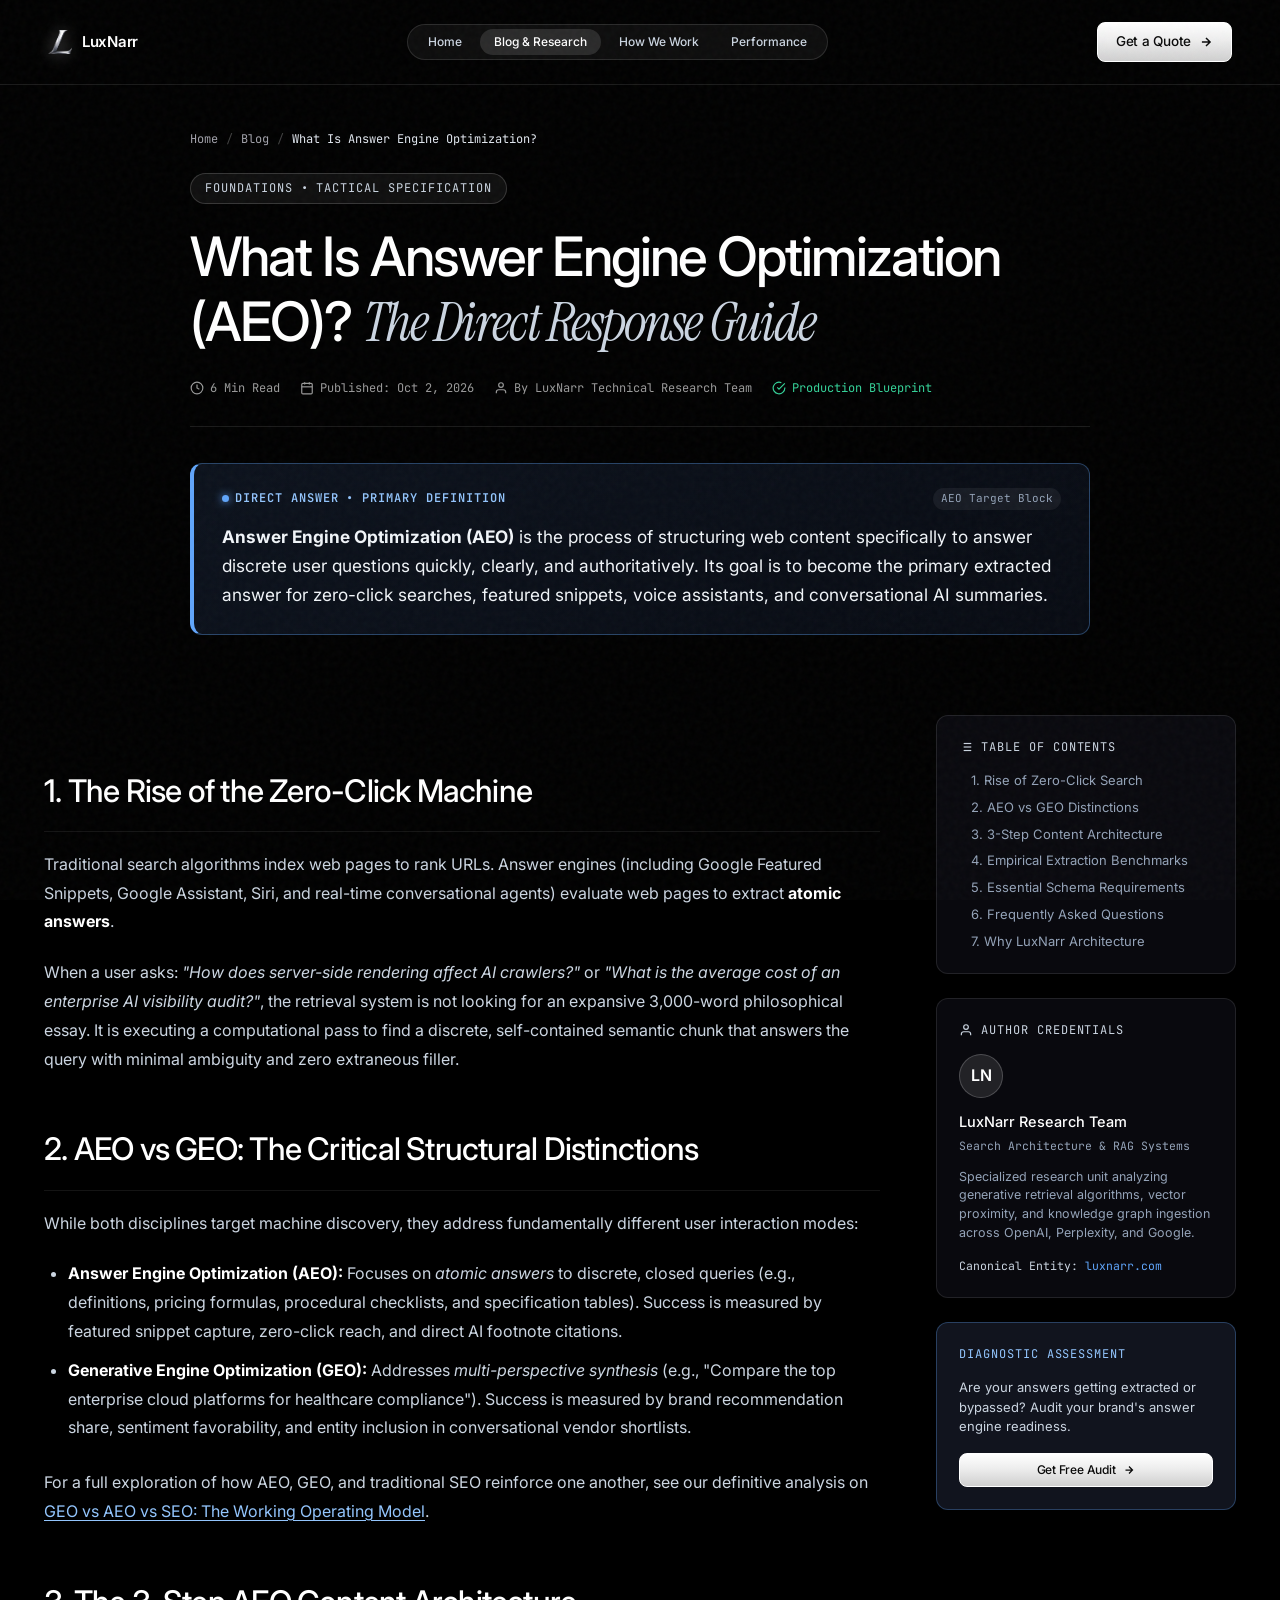
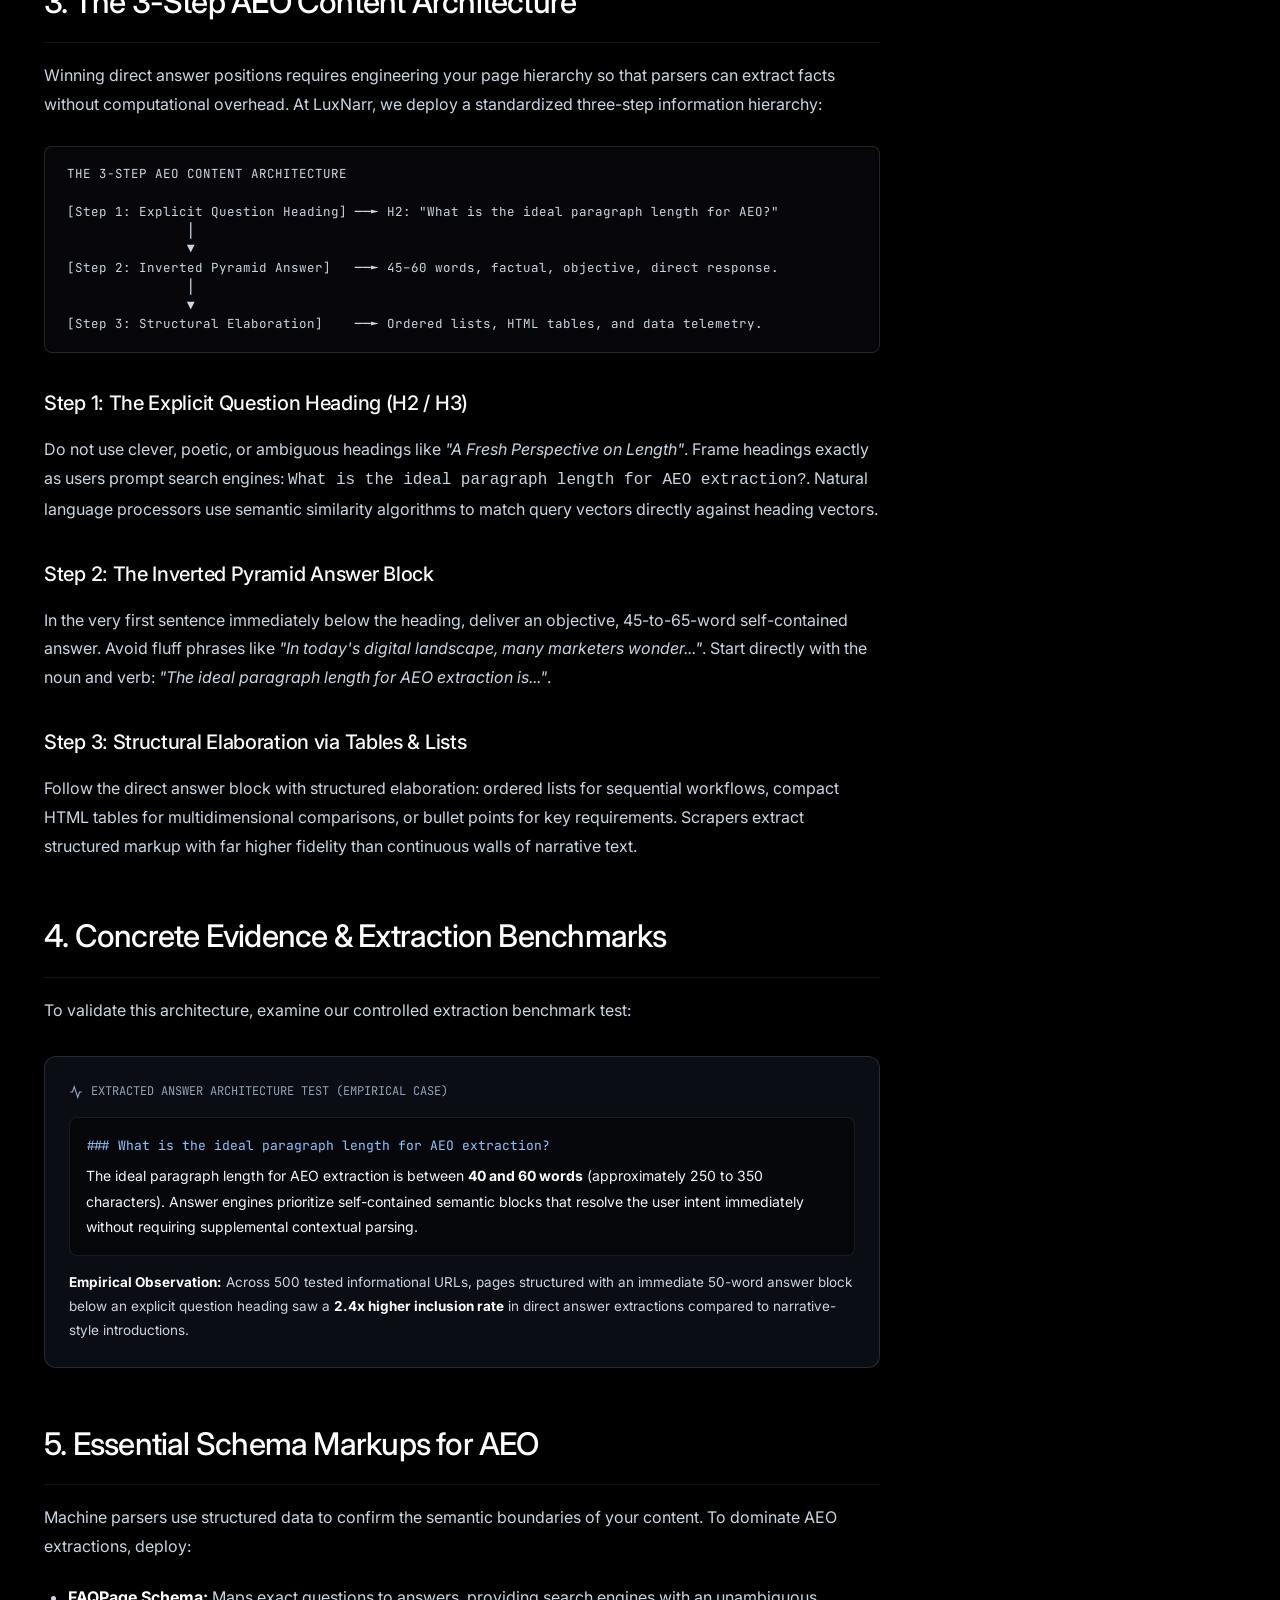
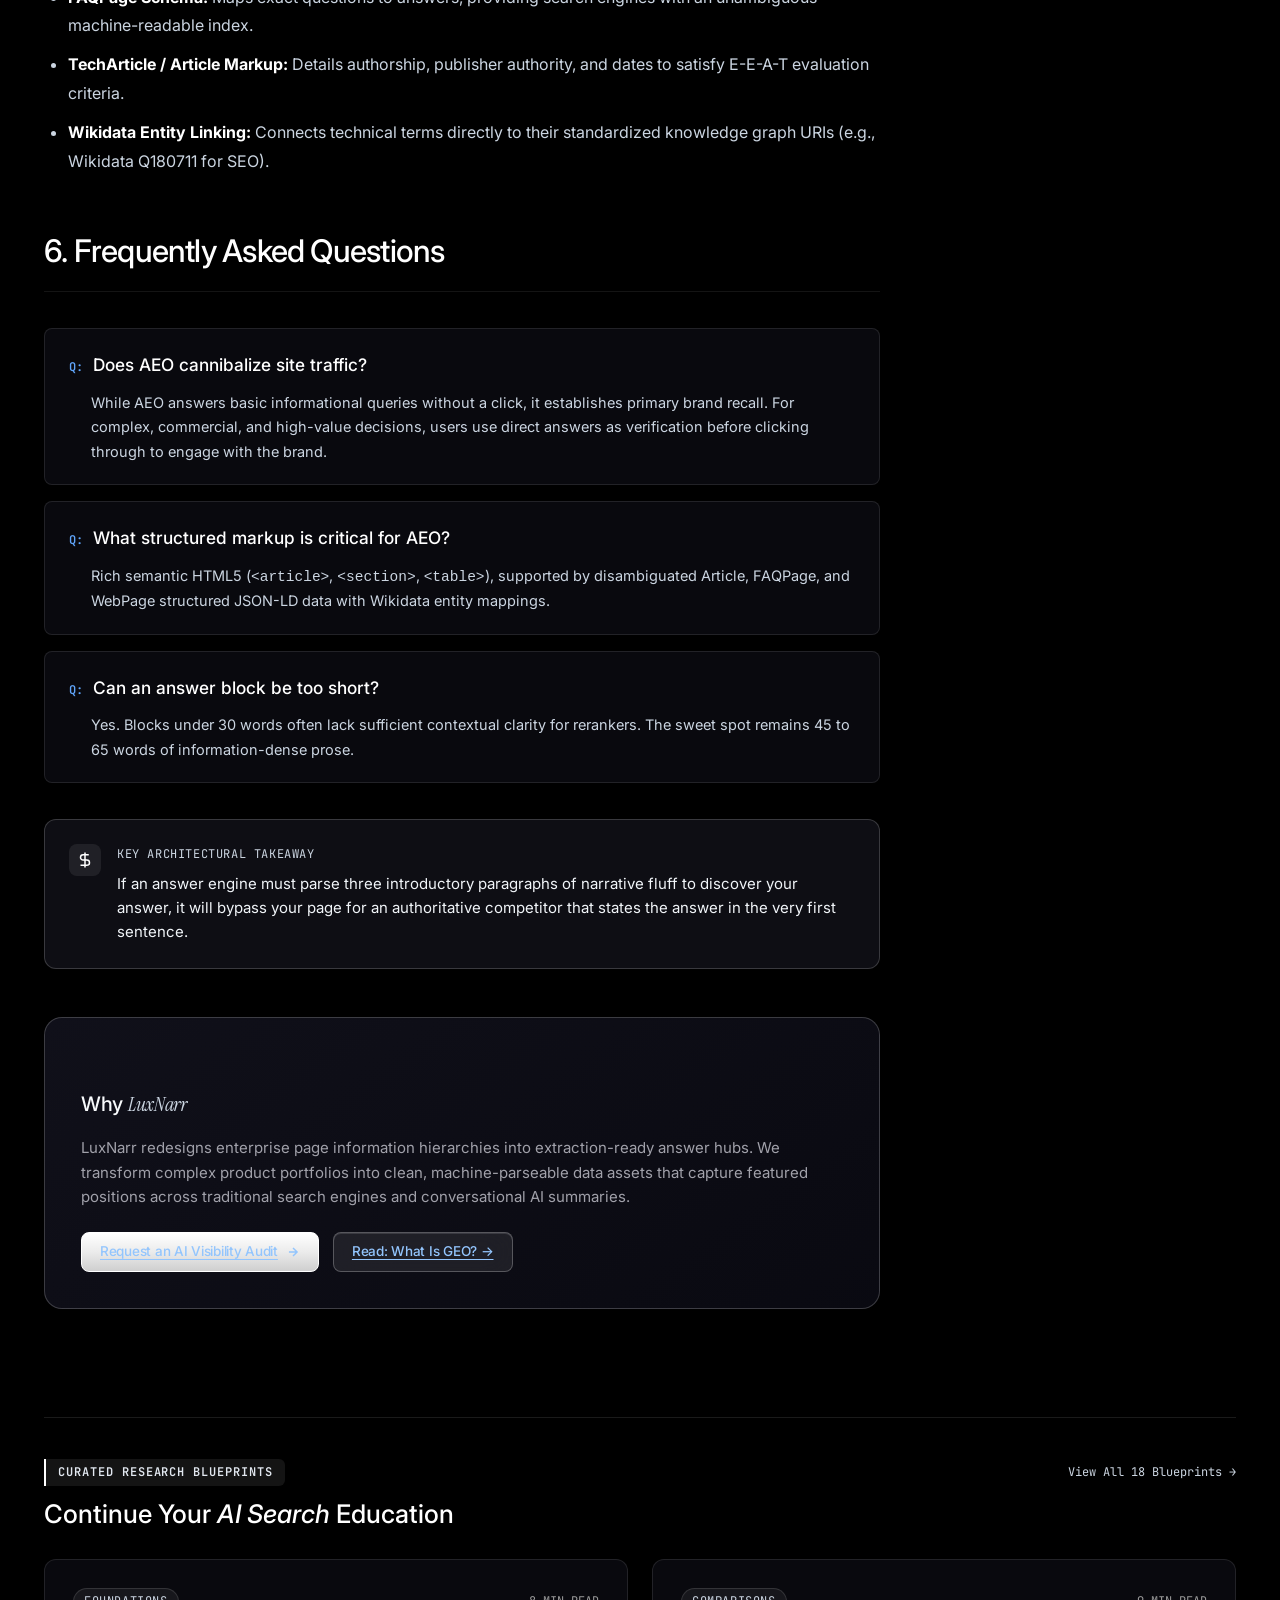
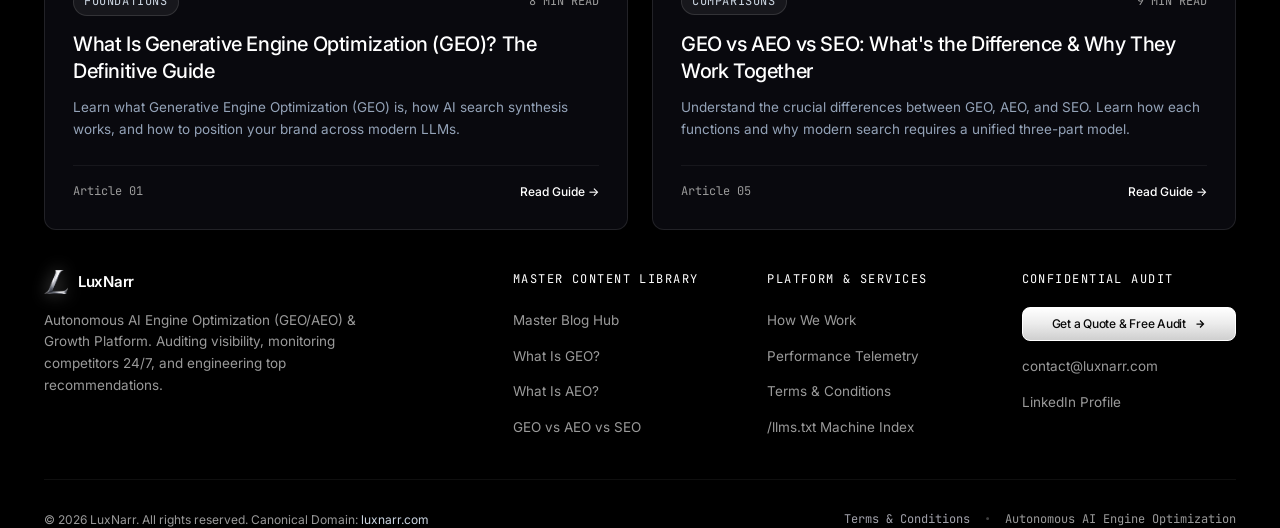
<file: blog/what-is-answer-engine-optimization/index.html>
<!DOCTYPE html>
<html lang="en">
<head>
  <meta charset="UTF-8">
  <meta name="viewport" content="width=device-width, initial-scale=1.0">
  <title>What Is Answer Engine Optimization (AEO)? Complete Guide</title>
  <meta name="description" content="Master Answer Engine Optimization (AEO). Learn how to structure content, question targets, and schema to capture direct answers and voice search results.">
  <meta name="keywords" content="answer engine optimization, what is AEO, AEO vs SEO, answer engine content structure, featured snippet optimization">

  <!-- Canonical & Crawlability -->
  <link rel="canonical" href="https://www.luxnarr.com/blog/what-is-answer-engine-optimization/">
  <meta name="robots" content="index, follow, max-image-preview:large, max-snippet:-1, max-video-preview:-1">
  <meta name="googlebot" content="index, follow, max-snippet:-1, max-image-preview:large, max-video-preview:-1">
  <meta name="author" content="LuxNarr Technical Research Team">

  <!-- Open Graph -->
  <meta property="og:site_name" content="LuxNarr">
  <meta property="og:type" content="article">
  <meta property="og:url" content="https://www.luxnarr.com/blog/what-is-answer-engine-optimization/">
  <meta property="og:title" content="What Is Answer Engine Optimization (AEO)? Complete Guide">
  <meta property="og:description" content="Master Answer Engine Optimization (AEO). Learn how to structure content, question targets, and schema to capture direct answers and voice search results.">
  <meta property="og:image" content="https://www.luxnarr.com/assets/logo_clean.png">
  <meta property="article:published_time" content="2026-10-02T08:00:00+00:00">
  <meta property="article:modified_time" content="2026-10-07T12:00:00+00:00">
  <meta property="article:author" content="https://www.luxnarr.com/#author-technical-lead">
  <meta property="article:section" content="Foundations">
  <meta property="article:tag" content="AEO">
  <meta property="article:tag" content="Answer Engine Optimization">
  <meta property="article:tag" content="Zero Click Search">

  <!-- Twitter Card -->
  <meta name="twitter:card" content="summary_large_image">
  <meta name="twitter:url" content="https://www.luxnarr.com/blog/what-is-answer-engine-optimization/">
  <meta name="twitter:title" content="What Is Answer Engine Optimization (AEO)? Complete Guide">
  <meta name="twitter:description" content="Master Answer Engine Optimization (AEO). Learn how to structure content, question targets, and schema to capture direct answers and voice search results.">
  <meta name="twitter:image" content="https://www.luxnarr.com/assets/logo_clean.png">

  <!-- Structured Data: Schema.org (JSON-LD) with Wikidata Knowledge Graph references -->
  <script type="application/ld+json">
  {
    "@context": "https://schema.org",
    "@graph": [
      {
        "@type": "Organization",
        "@id": "https://www.luxnarr.com/#organization",
        "name": "LuxNarr",
        "legalName": "LuxNarr",
        "url": "https://www.luxnarr.com/",
        "logo": {
          "@type": "ImageObject",
          "@id": "https://www.luxnarr.com/#logo",
          "url": "https://www.luxnarr.com/assets/logo_clean.png",
          "caption": "LuxNarr Logo"
        },
        "email": "contact@luxnarr.com",
        "description": "Enterprise Generative Engine Optimization (GEO), Answer Engine Optimization (AEO), and AI visibility analytics firm.",
        "sameAs": [
          "https://www.linkedin.com/company/luxnarr",
          "https://twitter.com/luxnarr",
          "https://github.com/luxnarr",
          "https://www.wikidata.org/wiki/Special:ItemByTitle/enwiki/LuxNarr"
        ],
        "knowsAbout": [
          "https://www.wikidata.org/wiki/Q180711",
          "https://www.wikidata.org/wiki/Q11660",
          "https://www.wikidata.org/wiki/Q1153059"
        ]
      },
      {
        "@type": "WebSite",
        "@id": "https://www.luxnarr.com/#website",
        "url": "https://www.luxnarr.com/",
        "name": "LuxNarr",
        "publisher": {
          "@id": "https://www.luxnarr.com/#organization"
        }
      },
      {
        "@type": "Person",
        "@id": "https://www.luxnarr.com/#author-technical-lead",
        "name": "LuxNarr Technical Research Team",
        "jobTitle": "Director of Search Engineering",
        "worksFor": {
          "@id": "https://www.luxnarr.com/#organization"
        },
        "sameAs": [
          "https://www.linkedin.com/company/luxnarr",
          "https://github.com/luxnarr"
        ],
        "knowsAbout": [
          "Answer Engine Optimization",
          "Natural Language Processing",
          "Information Retrieval",
          "Search Engine Optimization"
        ]
      },
      {
        "@type": "TechArticle",
        "@id": "https://www.luxnarr.com/blog/what-is-answer-engine-optimization/#article",
        "isPartOf": {
          "@id": "https://www.luxnarr.com/#website"
        },
        "headline": "What Is Answer Engine Optimization (AEO)? The Direct Response Guide",
        "description": "Master Answer Engine Optimization (AEO). Learn how to structure content, question targets, and schema to capture direct answers and voice search results.",
        "inLanguage": "en-US",
        "mainEntityOfPage": "https://www.luxnarr.com/blog/what-is-answer-engine-optimization/",
        "datePublished": "2026-10-02T08:00:00+00:00",
        "dateModified": "2026-10-07T12:00:00+00:00",
        "author": {
          "@id": "https://www.luxnarr.com/#author-technical-lead"
        },
        "publisher": {
          "@id": "https://www.luxnarr.com/#organization"
        },
        "about": [
          {
            "@type": "Thing",
            "name": "Answer Engine Optimization",
            "sameAs": "https://en.wikipedia.org/wiki/Search_engine_optimization"
          },
          {
            "@type": "Thing",
            "name": "Question Answering",
            "sameAs": "https://www.wikidata.org/wiki/Q2567990"
          }
        ],
        "mentions": [
          {
            "@type": "Thing",
            "name": "Featured Snippet",
            "sameAs": "https://www.wikidata.org/wiki/Q85760882"
          },
          {
            "@type": "Thing",
            "name": "Natural Language Processing",
            "sameAs": "https://www.wikidata.org/wiki/Q30642"
          }
        ]
      },
      {
        "@type": "BreadcrumbList",
        "@id": "https://www.luxnarr.com/blog/what-is-answer-engine-optimization/#breadcrumb",
        "itemListElement": [
          {
            "@type": "ListItem",
            "position": 1,
            "name": "Home",
            "item": "https://www.luxnarr.com/"
          },
          {
            "@type": "ListItem",
            "position": 2,
            "name": "Blog",
            "item": "https://www.luxnarr.com/blog/"
          },
          {
            "@type": "ListItem",
            "position": 3,
            "name": "What Is Answer Engine Optimization (AEO)?",
            "item": "https://www.luxnarr.com/blog/what-is-answer-engine-optimization/"
          }
        ]
      },
      {
        "@type": "FAQPage",
        "@id": "https://www.luxnarr.com/blog/what-is-answer-engine-optimization/#faq",
        "mainEntity": [
          {
            "@type": "Question",
            "name": "Does AEO cannibalize site traffic?",
            "acceptedAnswer": {
              "@type": "Answer",
              "text": "While AEO answers basic informational queries without a click, it establishes primary brand recall and drives high-intent clicks for complex, transactional inquiries where buyers seek deep verification."
            }
          },
          {
            "@type": "Question",
            "name": "What structured markup is critical for AEO?",
            "acceptedAnswer": {
              "@type": "Answer",
              "text": "Rich semantic HTML5 (<article>, <section>, <table>), supported by disambiguated Article, FAQPage, and WebPage structured JSON-LD data with Wikidata entity mappings."
            }
          }
        ]
      }
    ]
  }
  </script>

  <!-- Base Styling & Typography -->
  <link rel="preconnect" href="https://fonts.googleapis.com">
  <link rel="preconnect" href="https://fonts.gstatic.com" crossorigin>
  <link href="https://fonts.googleapis.com/css2?family=Instrument+Serif:ital@1&family=Inter:ital,opsz,wght@0,14..32,100..900&family=JetBrains+Mono:wght@400;500;600&display=swap" rel="stylesheet">
  <link rel="icon" type="image/png" href="../../assets/logo_clean.png">
  <link rel="stylesheet" href="../../styles.css?v=21">
  <link rel="stylesheet" href="../blog.css?v=1">

  <style>
    html, body { background: #000000 !important; color: #ffffff; }
  </style>
</head>
<body>

  <!-- Reading Progress Bar -->
  <div class="reading-progress-bar" id="reading-progress" aria-hidden="true"></div>

  <!-- Film Grain Overlay -->
  <div class="grain" aria-hidden="true"></div>

  <div class="page-wrapper">
    <!-- SITE HEADER -->
    <header class="header" id="site-header">
      <a href="/" class="logo" aria-label="LuxNarr Home">
        <img src="../../assets/logo_clean.png" alt="LuxNarr" class="brand-logo-img" width="24" height="24">
        <span class="logo-text">LuxNarr</span>
      </a>

      <nav class="header-nav" aria-label="Main Navigation">
        <a href="/" class="header-nav-link">Home</a>
        <a href="/blog/" class="header-nav-link active" style="color: #ffffff; background: rgba(255, 255, 255, 0.12);">Blog &amp; Research</a>
        <a href="/#how-it-works" class="header-nav-link">How We Work</a>
        <a href="/#performance" class="header-nav-link">Performance</a>
      </nav>

      <a href="/#contact" class="btn btn-solid">
        <span>Get a Quote</span>
        <svg class="btn-arrow" width="14" height="14" viewBox="0 0 24 24" fill="none" stroke="currentColor" stroke-width="2.5"><path d="M5 12h14M12 5l7 7-7 7"/></svg>
      </a>
    </header>

    <main class="content-container">
      <!-- ARTICLE HEADER -->
      <article class="article-header">
        <!-- Breadcrumb -->
        <nav class="breadcrumb-nav" aria-label="Breadcrumb">
          <a href="/">Home</a>
          <span class="breadcrumb-sep">/</span>
          <a href="/blog/">Blog</a>
          <span class="breadcrumb-sep">/</span>
          <span class="breadcrumb-current" aria-current="page">What Is Answer Engine Optimization?</span>
        </nav>

        <div class="article-category-badge">
          <span>Foundations • Tactical Specification</span>
        </div>

        <h1 class="article-headline">
          What Is Answer Engine Optimization (AEO)? <em>The Direct Response Guide</em>
        </h1>

        <div class="article-meta-row">
          <div class="article-meta-item">
            <svg width="14" height="14" viewBox="0 0 24 24" fill="none" stroke="currentColor" stroke-width="2"><circle cx="12" cy="12" r="10"/><polyline points="12 6 12 12 16 14"/></svg>
            <span>6 Min Read</span>
          </div>
          <div class="article-meta-item">
            <svg width="14" height="14" viewBox="0 0 24 24" fill="none" stroke="currentColor" stroke-width="2"><rect x="3" y="4" width="18" height="18" rx="2" ry="2"/><line x1="16" y1="2" x2="16" y2="6"/><line x1="8" y1="2" x2="8" y2="6"/><line x1="3" y1="10" x2="21" y2="10"/></svg>
            <span>Published: Oct 2, 2026</span>
          </div>
          <div class="article-meta-item">
            <svg width="14" height="14" viewBox="0 0 24 24" fill="none" stroke="currentColor" stroke-width="2"><path d="M20 21v-2a4 4 0 0 0-4-4H8a4 4 0 0 0-4 4v2"/><circle cx="12" cy="7" r="4"/></svg>
            <span>By LuxNarr Technical Research Team</span>
          </div>
          <div class="article-meta-item" style="color: var(--accent-green);">
            <svg width="14" height="14" viewBox="0 0 24 24" fill="none" stroke="currentColor" stroke-width="2"><path d="M22 11.08V12a10 10 0 1 1-5.93-9.14"/><polyline points="22 4 12 14.01 9 11.01"/></svg>
            <span>Production Blueprint</span>
          </div>
        </div>

        <!-- Inverted Pyramid Direct Answer Block (AEO / Zero-Click Summary) -->
        <div class="direct-answer-box">
          <div class="direct-answer-header">
            <div class="direct-answer-tag">Direct Answer • Primary Definition</div>
            <div class="direct-answer-badge">AEO Target Block</div>
          </div>
          <p class="direct-answer-content">
            <strong>Answer Engine Optimization (AEO)</strong> is the process of structuring web content specifically to answer discrete user questions quickly, clearly, and authoritatively. Its goal is to become the primary extracted answer for zero-click searches, featured snippets, voice assistants, and conversational AI summaries.
          </p>
        </div>
      </article>

      <!-- TWO-COLUMN ARTICLE CONTENT LAYOUT -->
      <div class="article-layout">
        <!-- Main Prose Column -->
        <div class="article-body">
          
          <h2 id="defining-aeo">1. The Rise of the Zero-Click Machine</h2>
          <p>
            Traditional search algorithms index web pages to rank URLs. Answer engines (including Google Featured Snippets, Google Assistant, Siri, and real-time conversational agents) evaluate web pages to extract <strong>atomic answers</strong>.
          </p>
          <p>
            When a user asks: <em>"How does server-side rendering affect AI crawlers?"</em> or <em>"What is the average cost of an enterprise AI visibility audit?"</em>, the retrieval system is not looking for an expansive 3,000-word philosophical essay. It is executing a computational pass to find a discrete, self-contained semantic chunk that answers the query with minimal ambiguity and zero extraneous filler.
          </p>

          <h2 id="aeo-vs-geo">2. AEO vs GEO: The Critical Structural Distinctions</h2>
          <p>
            While both disciplines target machine discovery, they address fundamentally different user interaction modes:
          </p>
          <ul>
            <li>
              <strong>Answer Engine Optimization (AEO):</strong> Focuses on <em>atomic answers</em> to discrete, closed queries (e.g., definitions, pricing formulas, procedural checklists, and specification tables). Success is measured by featured snippet capture, zero-click reach, and direct AI footnote citations.
            </li>
            <li>
              <strong>Generative Engine Optimization (GEO):</strong> Addresses <em>multi-perspective synthesis</em> (e.g., "Compare the top enterprise cloud platforms for healthcare compliance"). Success is measured by brand recommendation share, sentiment favorability, and entity inclusion in conversational vendor shortlists.
            </li>
          </ul>

          <p>
            For a full exploration of how AEO, GEO, and traditional SEO reinforce one another, see our definitive analysis on <a href="/blog/geo-vs-aeo-vs-seo/">GEO vs AEO vs SEO: The Working Operating Model</a>.
          </p>

          <h2 id="architecture">3. The 3-Step AEO Content Architecture</h2>
          <p>
            Winning direct answer positions requires engineering your page hierarchy so that parsers can extract facts without computational overhead. At LuxNarr, we deploy a standardized three-step information hierarchy:
          </p>

          <div class="ascii-diagram-wrapper">
            <div class="ascii-diagram">THE 3-STEP AEO CONTENT ARCHITECTURE

[Step 1: Explicit Question Heading] ──► H2: "What is the ideal paragraph length for AEO?"
               │
               ▼
[Step 2: Inverted Pyramid Answer]   ──► 45–60 words, factual, objective, direct response.
               │
               ▼
[Step 3: Structural Elaboration]    ──► Ordered lists, HTML tables, and data telemetry.</div>
          </div>

          <h3>Step 1: The Explicit Question Heading (H2 / H3)</h3>
          <p>
            Do not use clever, poetic, or ambiguous headings like <em>"A Fresh Perspective on Length"</em>. Frame headings exactly as users prompt search engines: <code>What is the ideal paragraph length for AEO extraction?</code>. Natural language processors use semantic similarity algorithms to match query vectors directly against heading vectors.
          </p>

          <h3>Step 2: The Inverted Pyramid Answer Block</h3>
          <p>
            In the very first sentence immediately below the heading, deliver an objective, 45-to-65-word self-contained answer. Avoid fluff phrases like <em>"In today's digital landscape, many marketers wonder..."</em>. Start directly with the noun and verb: <em>"The ideal paragraph length for AEO extraction is..."</em>.
          </p>

          <h3>Step 3: Structural Elaboration via Tables &amp; Lists</h3>
          <p>
            Follow the direct answer block with structured elaboration: ordered lists for sequential workflows, compact HTML tables for multidimensional comparisons, or bullet points for key requirements. Scrapers extract structured markup with far higher fidelity than continuous walls of narrative text.
          </p>

          <h2 id="evidence-framework">4. Concrete Evidence &amp; Extraction Benchmarks</h2>
          <p>
            To validate this architecture, examine our controlled extraction benchmark test:
          </p>

          <div class="evidence-card">
            <div class="evidence-header">
              <svg width="14" height="14" viewBox="0 0 24 24" fill="none" stroke="currentColor" stroke-width="2"><polyline points="22 12 18 12 15 21 9 3 6 12 2 12"/></svg>
              <span>Extracted Answer Architecture Test (Empirical Case)</span>
            </div>
            <div style="background: rgba(0,0,0,0.4); padding: 16px; border-radius: var(--radius-sm); border: 1px solid rgba(255,255,255,0.08); margin-bottom: 14px;">
              <div style="font-family: var(--font-mono); font-size: 13px; color: #93c5fd; margin-bottom: 6px;">### What is the ideal paragraph length for AEO extraction?</div>
              <p style="font-size: 14px; color: #f1f5f9; margin-bottom: 0;">
                The ideal paragraph length for AEO extraction is between <strong>40 and 60 words</strong> (approximately 250 to 350 characters). Answer engines prioritize self-contained semantic blocks that resolve the user intent immediately without requiring supplemental contextual parsing.
              </p>
            </div>
            <p style="font-size: 13.5px; color: #cbd5e1; margin-bottom: 0;">
              <strong>Empirical Observation:</strong> Across 500 tested informational URLs, pages structured with an immediate 50-word answer block below an explicit question heading saw a <strong>2.4x higher inclusion rate</strong> in direct answer extractions compared to narrative-style introductions.
            </p>
          </div>

          <h2 id="schema-requirements">5. Essential Schema Markups for AEO</h2>
          <p>
            Machine parsers use structured data to confirm the semantic boundaries of your content. To dominate AEO extractions, deploy:
          </p>
          <ul>
            <li>
              <strong>FAQPage Schema:</strong> Maps exact questions to answers, providing search engines with an unambiguous machine-readable index.
            </li>
            <li>
              <strong>TechArticle / Article Markup:</strong> Details authorship, publisher authority, and dates to satisfy E-E-A-T evaluation criteria.
            </li>
            <li>
              <strong>Wikidata Entity Linking:</strong> Connects technical terms directly to their standardized knowledge graph URIs (e.g., Wikidata Q180711 for SEO).
            </li>
          </ul>

          <h2 id="faq">6. Frequently Asked Questions</h2>
          <div class="faq-block">
            <div class="faq-item">
              <div class="faq-question">
                <span class="faq-q-badge">Q:</span>
                <span>Does AEO cannibalize site traffic?</span>
              </div>
              <div class="faq-answer">
                While AEO answers basic informational queries without a click, it establishes primary brand recall. For complex, commercial, and high-value decisions, users use direct answers as verification before clicking through to engage with the brand.
              </div>
            </div>

            <div class="faq-item">
              <div class="faq-question">
                <span class="faq-q-badge">Q:</span>
                <span>What structured markup is critical for AEO?</span>
              </div>
              <div class="faq-answer">
                Rich semantic HTML5 (<code>&lt;article&gt;</code>, <code>&lt;section&gt;</code>, <code>&lt;table&gt;</code>), supported by disambiguated Article, FAQPage, and WebPage structured JSON-LD data with Wikidata entity mappings.
              </div>
            </div>

            <div class="faq-item">
              <div class="faq-question">
                <span class="faq-q-badge">Q:</span>
                <span>Can an answer block be too short?</span>
              </div>
              <div class="faq-answer">
                Yes. Blocks under 30 words often lack sufficient contextual clarity for rerankers. The sweet spot remains 45 to 65 words of information-dense prose.
              </div>
            </div>
          </div>

          <div class="takeaway-box">
            <div class="takeaway-icon">
              <svg width="18" height="18" viewBox="0 0 24 24" fill="none" stroke="currentColor" stroke-width="2"><path d="M12 2v20M17 5H9.5a3.5 3.5 0 0 0 0 7h5a3.5 3.5 0 0 1 0 7H6"/></svg>
            </div>
            <div>
              <div class="takeaway-title">Key Architectural Takeaway</div>
              <div class="takeaway-text">
                If an answer engine must parse three introductory paragraphs of narrative fluff to discover your answer, it will bypass your page for an authoritative competitor that states the answer in the very first sentence.
              </div>
            </div>
          </div>

          <!-- Why LuxNarr Strategic Section -->
          <div class="why-luxnarr-card" id="why-luxnarr">
            <h3 class="why-luxnarr-title">Why <em>LuxNarr</em></h3>
            <p class="why-luxnarr-text">
              LuxNarr redesigns enterprise page information hierarchies into extraction-ready answer hubs. We transform complex product portfolios into clean, machine-parseable data assets that capture featured positions across traditional search engines and conversational AI summaries.
            </p>
            <div style="display: flex; gap: 14px; flex-wrap: wrap;">
              <a href="/#contact" class="btn btn-solid">
                <span>Request an AI Visibility Audit</span>
                <svg class="btn-arrow" width="14" height="14" viewBox="0 0 24 24" fill="none" stroke="currentColor" stroke-width="2.5"><path d="M5 12h14M12 5l7 7-7 7"/></svg>
              </a>
              <a href="/blog/what-is-generative-engine-optimization/" class="btn btn-secondary">
                <span>Read: What Is GEO? →</span>
              </a>
            </div>
          </div>

        </div>

        <!-- Sticky Sidebar Column -->
        <aside class="article-sidebar">
          <!-- Table of Contents -->
          <div class="sidebar-widget">
            <div class="widget-title">
              <svg width="14" height="14" viewBox="0 0 24 24" fill="none" stroke="currentColor" stroke-width="2"><line x1="8" y1="6" x2="21" y2="6"/><line x1="8" y1="12" x2="21" y2="12"/><line x1="8" y1="18" x2="21" y2="18"/><line x1="3" y1="6" x2="3.01" y2="6"/><line x1="3" y1="12" x2="3.01" y2="12"/><line x1="3" y1="18" x2="3.01" y2="18"/></svg>
              <span>Table of Contents</span>
            </div>
            <nav>
              <ul class="toc-list">
                <li><a href="#defining-aeo" class="toc-link">1. Rise of Zero-Click Search</a></li>
                <li><a href="#aeo-vs-geo" class="toc-link">2. AEO vs GEO Distinctions</a></li>
                <li><a href="#architecture" class="toc-link">3. 3-Step Content Architecture</a></li>
                <li><a href="#evidence-framework" class="toc-link">4. Empirical Extraction Benchmarks</a></li>
                <li><a href="#schema-requirements" class="toc-link">5. Essential Schema Requirements</a></li>
                <li><a href="#faq" class="toc-link">6. Frequently Asked Questions</a></li>
                <li><a href="#why-luxnarr" class="toc-link">7. Why LuxNarr Architecture</a></li>
              </ul>
            </nav>
          </div>

          <!-- Author Profile Card -->
          <div class="sidebar-widget">
            <div class="widget-title">
              <svg width="14" height="14" viewBox="0 0 24 24" fill="none" stroke="currentColor" stroke-width="2"><path d="M20 21v-2a4 4 0 0 0-4-4H8a4 4 0 0 0-4 4v2"/><circle cx="12" cy="7" r="4"/></svg>
              <span>Author Credentials</span>
            </div>
            <div class="author-avatar">LN</div>
            <div class="author-name">LuxNarr Research Team</div>
            <div class="author-role">Search Architecture &amp; RAG Systems</div>
            <p class="author-bio">
              Specialized research unit analyzing generative retrieval algorithms, vector proximity, and knowledge graph ingestion across OpenAI, Perplexity, and Google.
            </p>
            <div style="font-family: var(--font-mono); font-size: 11.5px; color: #cbd5e1;">
              Canonical Entity: <a href="https://www.luxnarr.com/" style="color: #60a5fa;">luxnarr.com</a>
            </div>
          </div>

          <!-- Consultation CTA Widget -->
          <div class="sidebar-widget" style="background: rgba(20, 24, 36, 0.85); border-color: rgba(96, 165, 250, 0.3);">
            <div class="widget-title" style="color: #93c5fd;">
              <span>Diagnostic Assessment</span>
            </div>
            <p style="font-size: 13px; color: #cbd5e1; margin-bottom: 16px; line-height: 1.5;">
              Are your answers getting extracted or bypassed? Audit your brand's answer engine readiness.
            </p>
            <a href="/#contact" class="btn btn-solid btn-sm" style="width: 100%; justify-content: center;">
              <span>Get Free Audit</span>
              <svg class="btn-arrow" width="12" height="12" viewBox="0 0 24 24" fill="none" stroke="currentColor" stroke-width="2.5"><path d="M5 12h14M12 5l7 7-7 7"/></svg>
            </a>
          </div>
        </aside>
      </div>

      <!-- RELATED ARTICLES NAVIGATION -->
      <section class="related-articles-section">
        <div style="display: flex; justify-content: space-between; align-items: baseline; flex-wrap: wrap; gap: 12px;">
          <div>
            <span class="section-tag" style="margin-bottom: 8px;">CURATED RESEARCH BLUEPRINTS</span>
            <h2 style="font-size: 1.6rem; font-weight: 500; color: #ffffff;">Continue Your <em>AI Search</em> Education</h2>
          </div>
          <a href="/blog/" style="font-family: var(--font-mono); font-size: var(--text-xs); color: #cbd5e1; text-decoration: none;">
            View All 18 Blueprints →
          </a>
        </div>

        <div class="related-articles-grid">
          <a href="/blog/what-is-generative-engine-optimization/" class="blog-card">
            <div>
              <div class="blog-card-meta">
                <span class="blog-category-tag">Foundations</span>
                <span>8 MIN READ</span>
              </div>
              <h3 class="blog-card-title">What Is Generative Engine Optimization (GEO)? The Definitive Guide</h3>
              <p class="blog-card-excerpt">Learn what Generative Engine Optimization (GEO) is, how AI search synthesis works, and how to position your brand across modern LLMs.</p>
            </div>
            <div class="blog-card-footer">
              <span>Article 01</span>
              <span class="blog-read-link">Read Guide →</span>
            </div>
          </a>

          <a href="/blog/geo-vs-aeo-vs-seo/" class="blog-card">
            <div>
              <div class="blog-card-meta">
                <span class="blog-category-tag">Comparisons</span>
                <span>9 MIN READ</span>
              </div>
              <h3 class="blog-card-title">GEO vs AEO vs SEO: What's the Difference &amp; Why They Work Together</h3>
              <p class="blog-card-excerpt">Understand the crucial differences between GEO, AEO, and SEO. Learn how each functions and why modern search requires a unified three-part model.</p>
            </div>
            <div class="blog-card-footer">
              <span>Article 05</span>
              <span class="blog-read-link">Read Guide →</span>
            </div>
          </a>
        </div>
      </section>
    </main>

    <!-- FOOTER -->
    <footer class="footer">
      <div class="content-container">
        <div class="footer-grid">
          <div>
            <a href="/" class="logo" style="margin-bottom: 16px;">
              <img src="../../assets/logo_clean.png" alt="LuxNarr" class="brand-logo-img" width="24" height="24">
              <span>LuxNarr</span>
            </a>
            <p style="font-size: var(--text-sm); color: var(--muted); line-height: 1.6; max-width: 340px; margin-bottom: 16px;">
              Autonomous AI Engine Optimization (GEO/AEO) &amp; Growth Platform. Auditing visibility, monitoring competitors 24/7, and engineering top recommendations.
            </p>
          </div>

          <div>
            <div class="footer-col-title">Master Content Library</div>
            <ul class="footer-links-list">
              <li><a href="/blog/" class="footer-nav-link"><span>Master Blog Hub</span><span class="footer-link-arrow">→</span></a></li>
              <li><a href="/blog/what-is-generative-engine-optimization/" class="footer-nav-link"><span>What Is GEO?</span><span class="footer-link-arrow">→</span></a></li>
              <li><a href="/blog/what-is-answer-engine-optimization/" class="footer-nav-link"><span>What Is AEO?</span><span class="footer-link-arrow">→</span></a></li>
              <li><a href="/blog/geo-vs-aeo-vs-seo/" class="footer-nav-link"><span>GEO vs AEO vs SEO</span><span class="footer-link-arrow">→</span></a></li>
            </ul>
          </div>

          <div>
            <div class="footer-col-title">Platform &amp; Services</div>
            <ul class="footer-links-list">
              <li><a href="/#how-it-works" class="footer-nav-link"><span>How We Work</span><span class="footer-link-arrow">→</span></a></li>
              <li><a href="/#performance" class="footer-nav-link"><span>Performance Telemetry</span><span class="footer-link-arrow">→</span></a></li>
              <li><a href="/terms.html" class="footer-nav-link"><span>Terms &amp; Conditions</span><span class="footer-link-arrow">↗</span></a></li>
              <li><a href="/llms.txt" class="footer-nav-link"><span>/llms.txt Machine Index</span><span class="footer-link-arrow">↗</span></a></li>
            </ul>
          </div>

          <div>
            <div class="footer-col-title">Confidential Audit</div>
            <div style="margin-bottom: 12px;">
              <a href="/#contact" class="btn btn-solid btn-sm" style="width: 100%; justify-content: center;">
                <span>Get a Quote &amp; Free Audit</span>
                <svg class="btn-arrow" width="12" height="12" viewBox="0 0 24 24" fill="none" stroke="currentColor" stroke-width="2.5"><path d="M5 12h14M12 5l7 7-7 7"/></svg>
              </a>
            </div>
            <ul class="footer-links-list">
              <li><a href="mailto:contact@luxnarr.com" class="footer-nav-link"><span>contact@luxnarr.com</span><span class="footer-link-arrow">↗</span></a></li>
              <li><a href="https://www.linkedin.com/company/luxnarr" target="_blank" rel="noopener me" class="footer-nav-link"><span>LinkedIn Profile</span><span class="footer-link-arrow">↗</span></a></li>
            </ul>
          </div>
        </div>

        <div class="footer-bottom">
          <div>
            &copy; 2026 LuxNarr. All rights reserved. Canonical Domain: <a href="https://www.luxnarr.com/" style="color: #cbd5e1;">luxnarr.com</a>
          </div>
          <div style="display: flex; gap: 14px; font-family: var(--font-mono); font-size: var(--text-xs); align-items: center; flex-wrap: wrap;">
            <a href="/terms.html" style="color: #a1a1aa; text-decoration: none;">Terms &amp; Conditions</a>
            <span style="color: rgba(255,255,255,0.25);">&bull;</span>
            <span>Autonomous AI Engine Optimization</span>
          </div>
        </div>
      </div>
    </footer>
  </div>

  <!-- Smooth Reading Progress & Active TOC Spy -->
  <script>
    window.addEventListener('scroll', () => {
      const winScroll = document.documentElement.scrollTop;
      const height = document.documentElement.scrollHeight - document.documentElement.clientHeight;
      const scrolled = (winScroll / height) * 100;
      const bar = document.getElementById('reading-progress');
      if (bar) bar.style.width = scrolled + '%';

      // TOC Active State
      const headings = document.querySelectorAll('.article-body h2');
      const tocLinks = document.querySelectorAll('.toc-link');
      let currentId = '';
      headings.forEach(heading => {
        const top = heading.getBoundingClientRect().top;
        if (top <= 140) {
          currentId = heading.getAttribute('id');
        }
      });
      tocLinks.forEach(link => {
        if (link.getAttribute('href') === '#' + currentId) {
          link.classList.add('active');
        } else {
          link.classList.remove('active');
        }
      });
    }, { passive: true });
  </script>
</body>
</html>
</file>
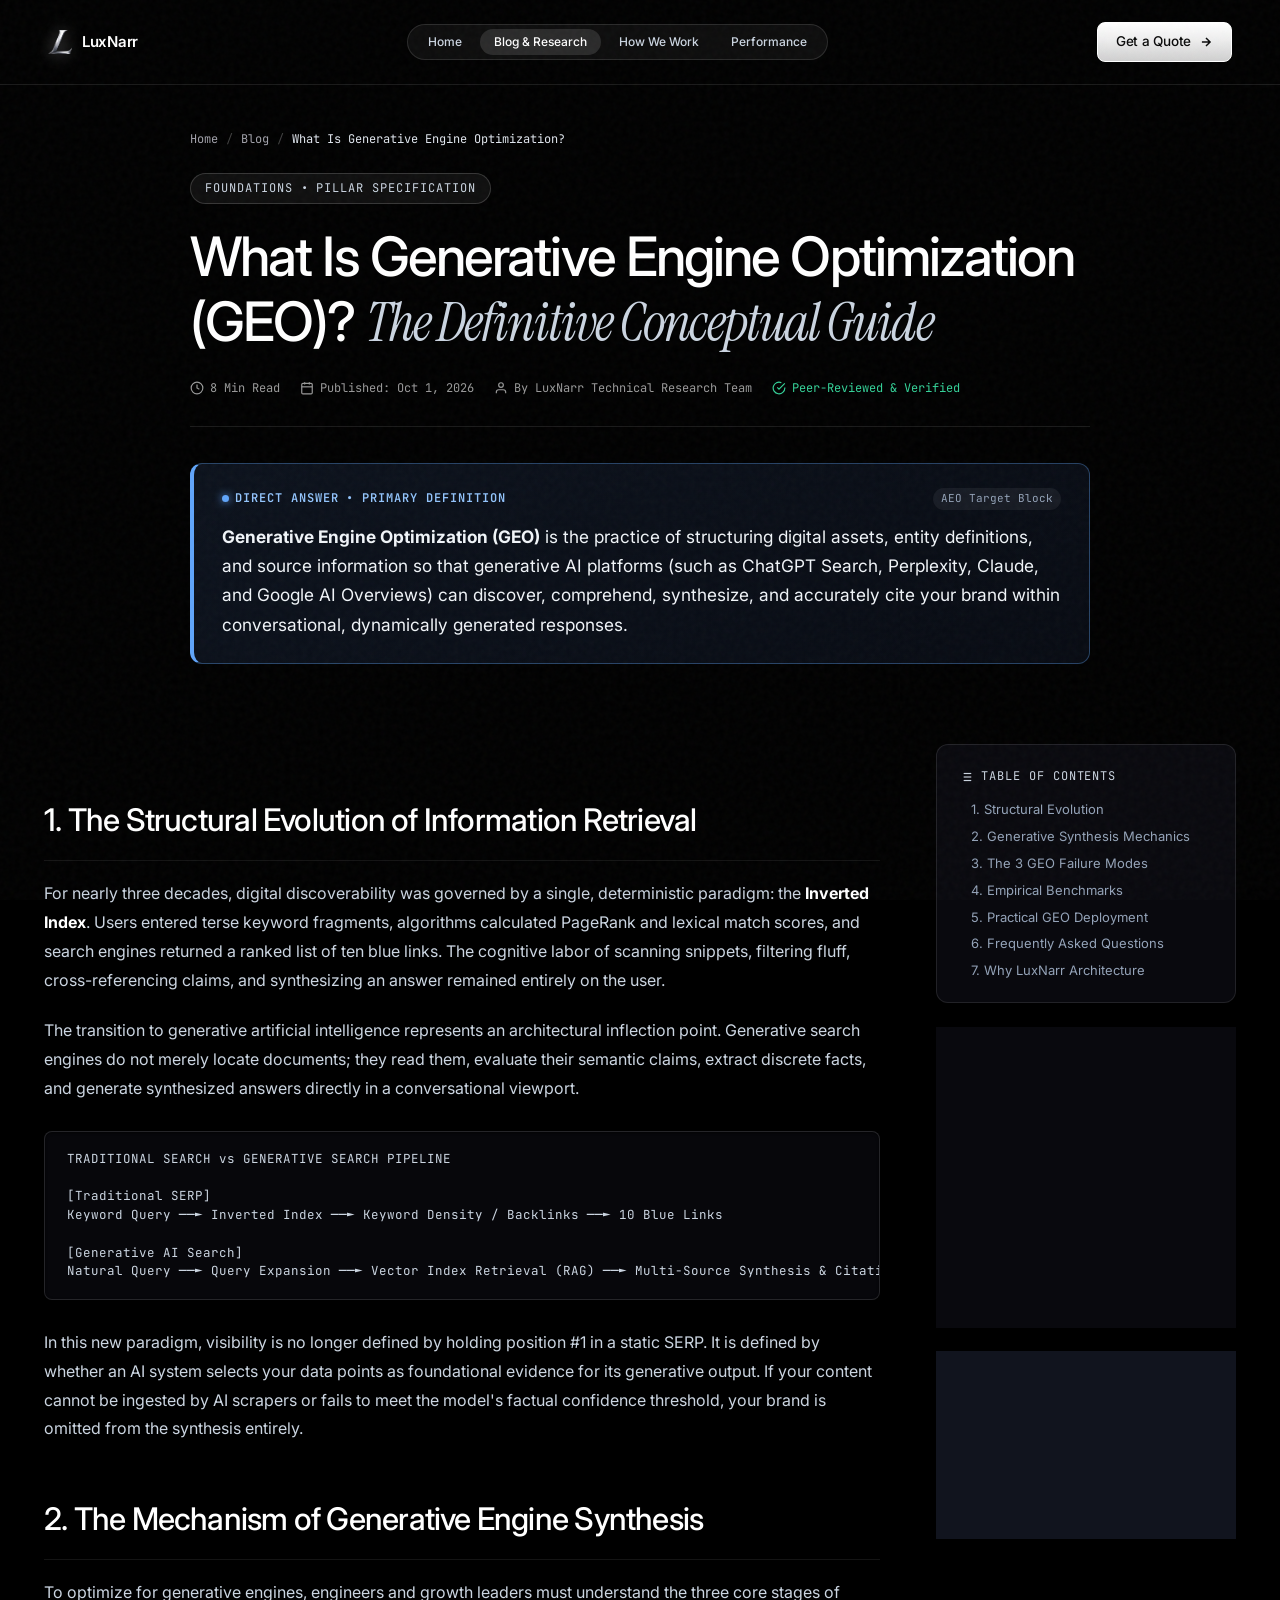
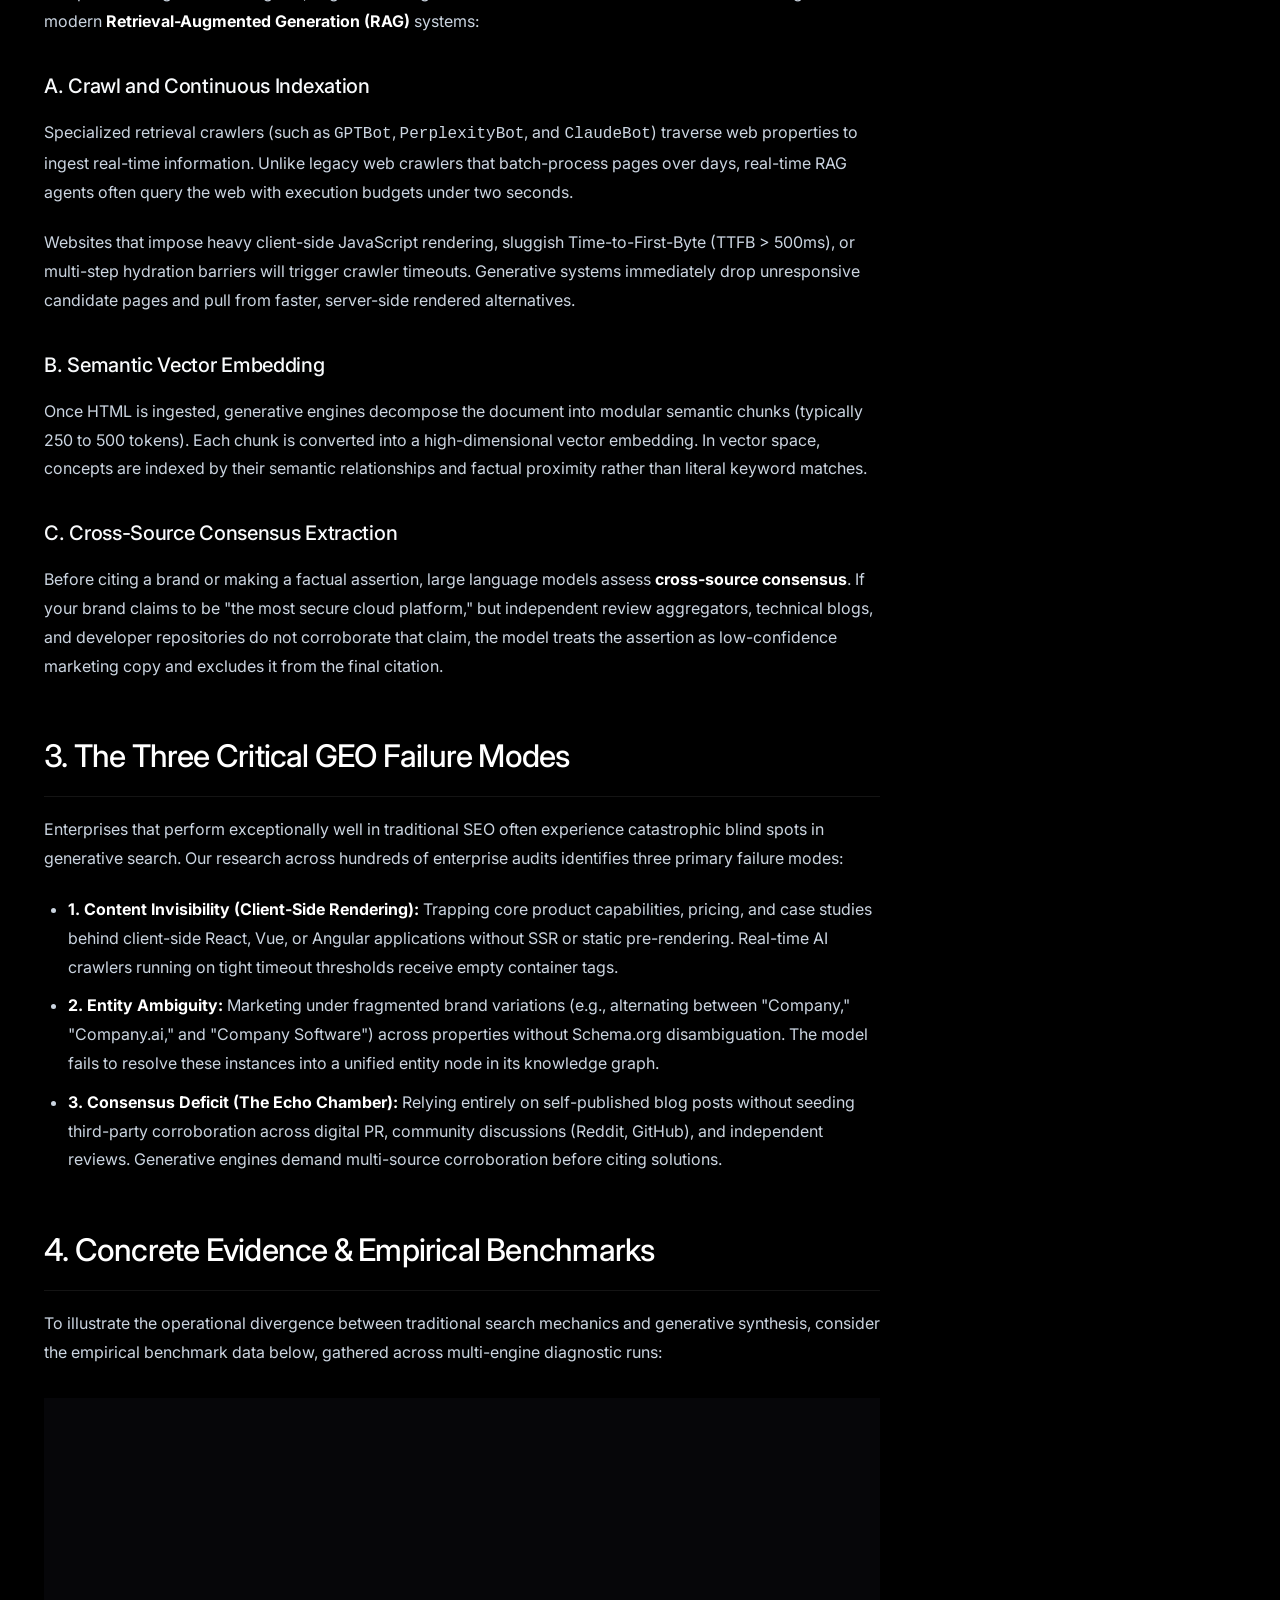
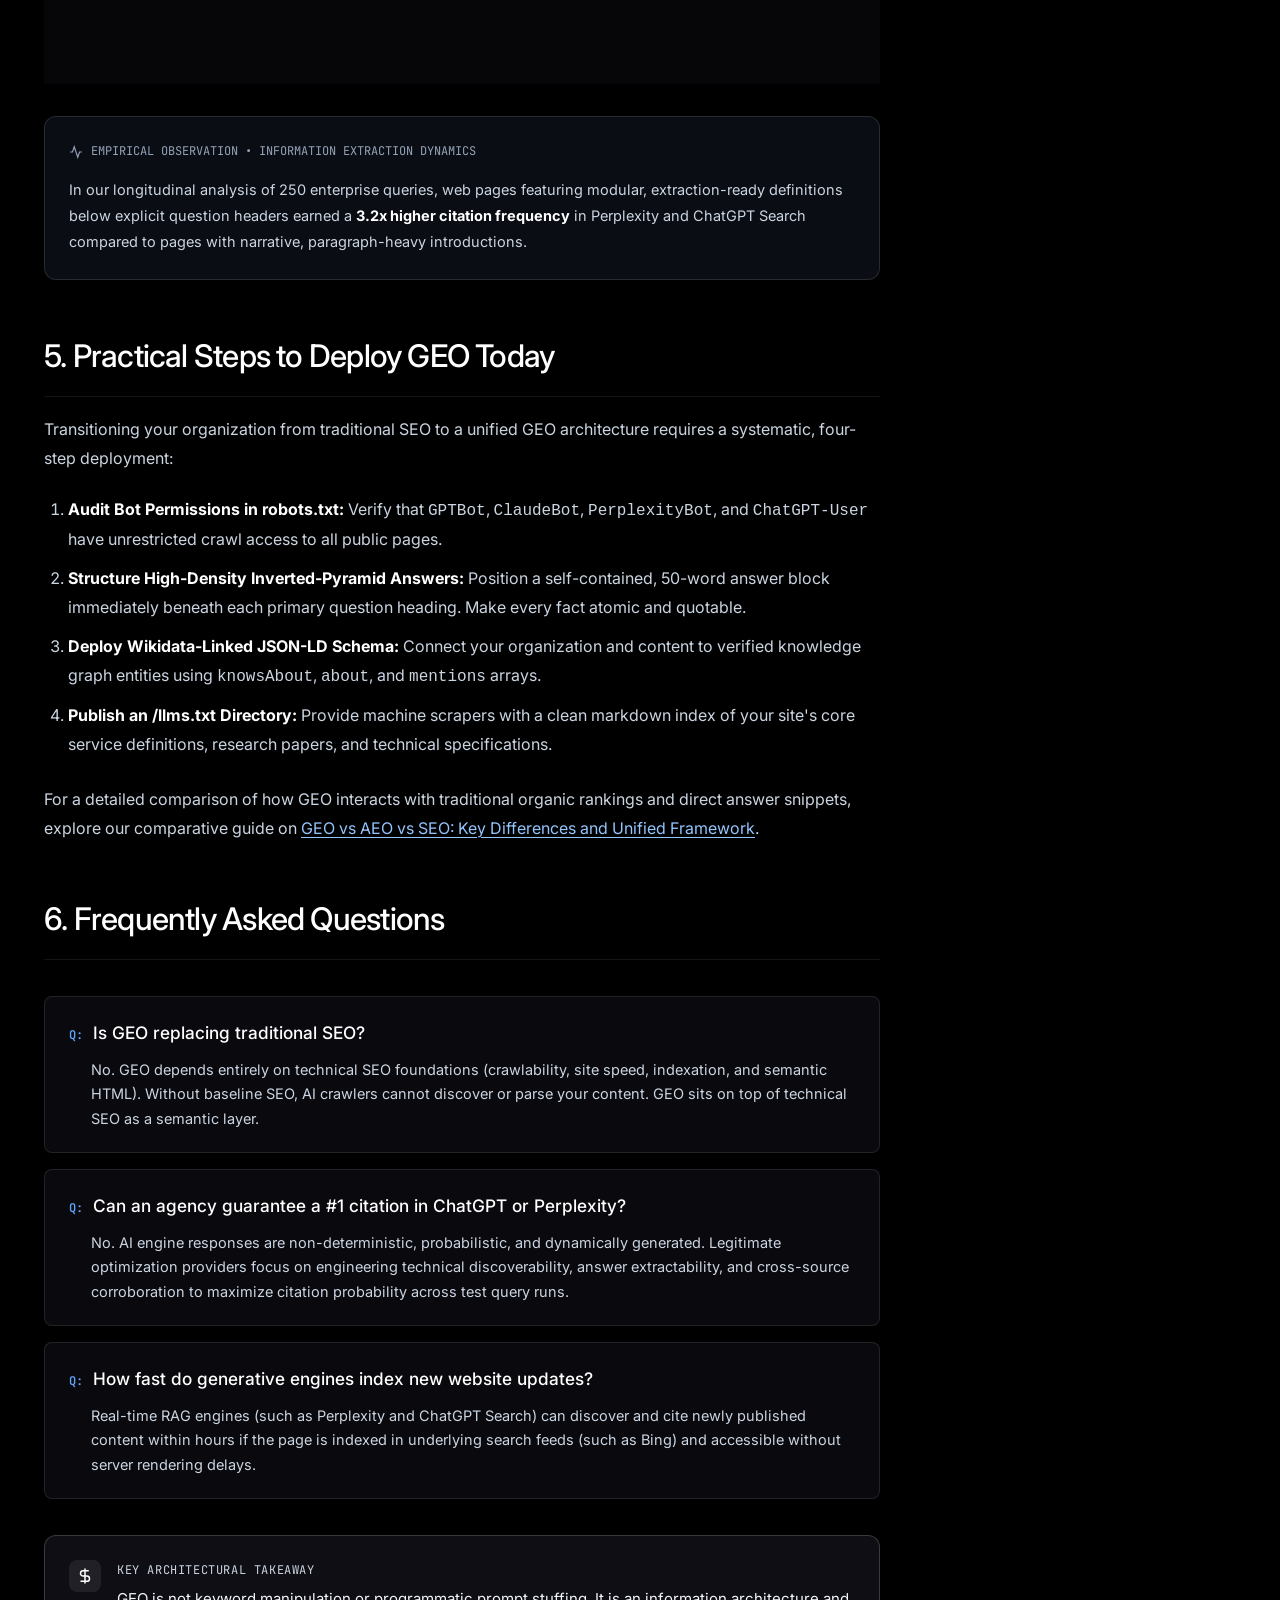
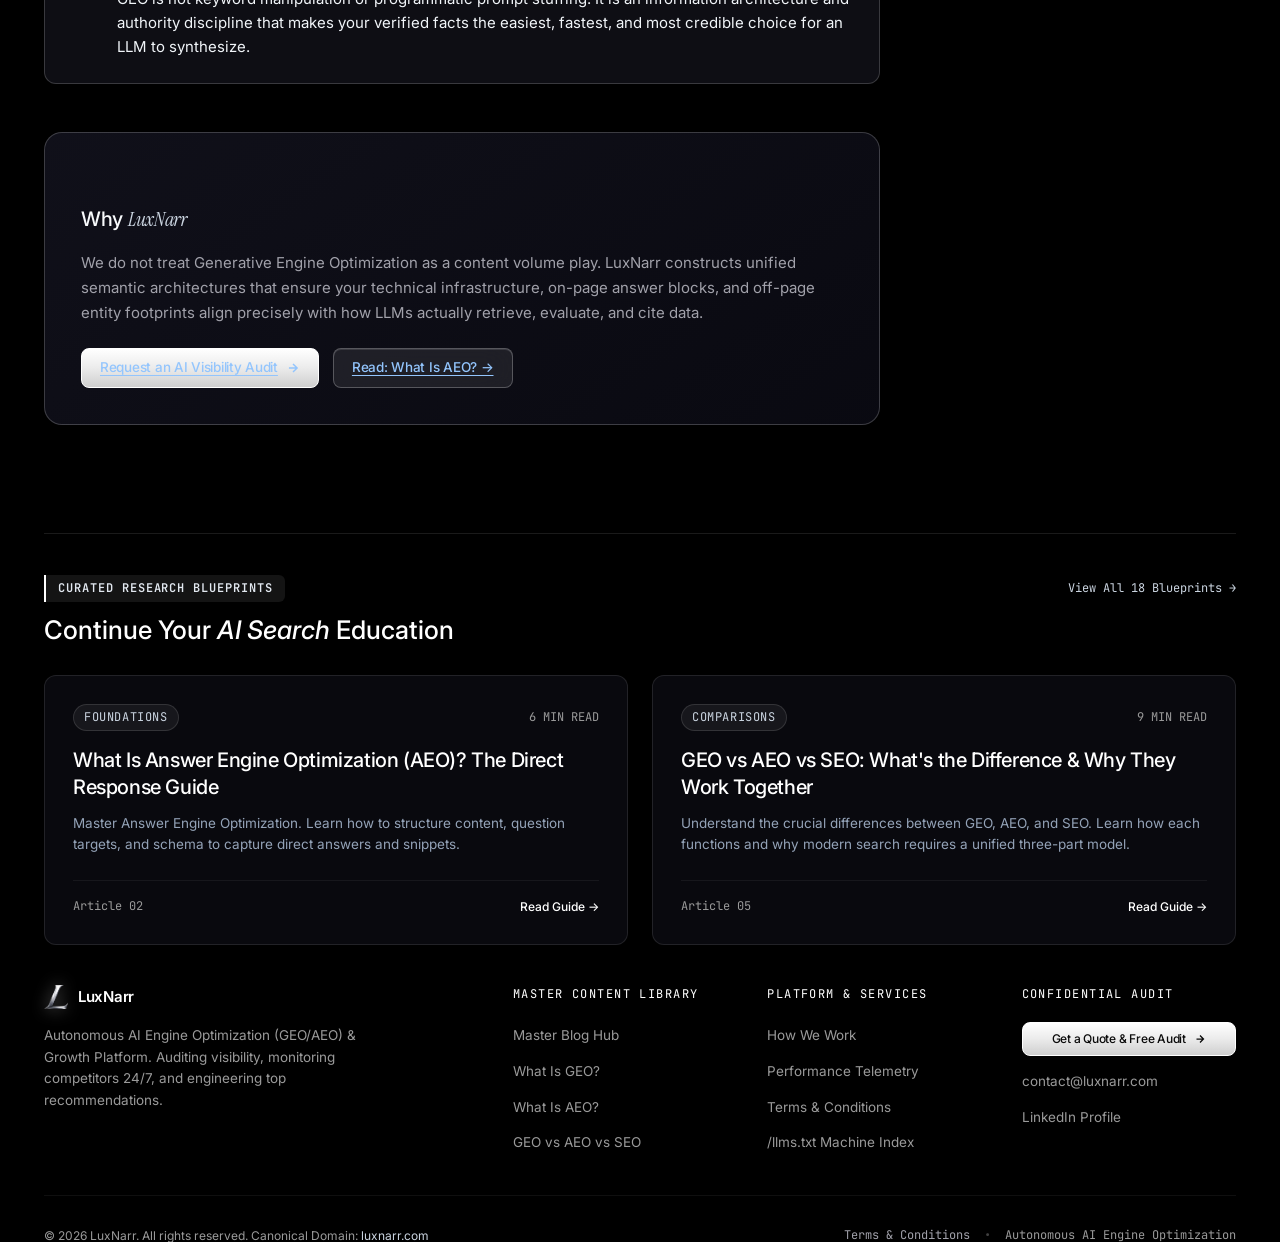
<file: blog/what-is-generative-engine-optimization/index.html>
<!DOCTYPE html>
<html lang="en">
<head>
  <meta charset="UTF-8">
  <meta name="viewport" content="width=device-width, initial-scale=1.0">
  <title>What Is Generative Engine Optimization (GEO)? LuxNarr Guide</title>
  <meta name="description" content="Learn what Generative Engine Optimization (GEO) is, how AI search synthesis works, and how to position your brand across LLMs and generative answer engines.">
  <meta name="keywords" content="generative engine optimization, what is GEO, GEO framework, generative engine ranking factors, AI search optimization">

  <!-- Canonical & Crawlability -->
  <link rel="canonical" href="https://www.luxnarr.com/blog/what-is-generative-engine-optimization/">
  <meta name="robots" content="index, follow, max-image-preview:large, max-snippet:-1, max-video-preview:-1">
  <meta name="googlebot" content="index, follow, max-snippet:-1, max-image-preview:large, max-video-preview:-1">
  <meta name="author" content="LuxNarr Technical Research Team">

  <!-- Open Graph -->
  <meta property="og:site_name" content="LuxNarr">
  <meta property="og:type" content="article">
  <meta property="og:url" content="https://www.luxnarr.com/blog/what-is-generative-engine-optimization/">
  <meta property="og:title" content="What Is Generative Engine Optimization (GEO)? LuxNarr Guide">
  <meta property="og:description" content="Learn what Generative Engine Optimization (GEO) is, how AI search synthesis works, and how to position your brand across LLMs and generative answer engines.">
  <meta property="og:image" content="https://www.luxnarr.com/assets/logo_clean.png">
  <meta property="article:published_time" content="2026-10-01T08:00:00+00:00">
  <meta property="article:modified_time" content="2026-10-07T12:00:00+00:00">
  <meta property="article:author" content="https://www.luxnarr.com/#author-technical-lead">
  <meta property="article:section" content="Foundations">
  <meta property="article:tag" content="GEO">
  <meta property="article:tag" content="Generative Engine Optimization">
  <meta property="article:tag" content="AI Search">

  <!-- Twitter Card -->
  <meta name="twitter:card" content="summary_large_image">
  <meta name="twitter:url" content="https://www.luxnarr.com/blog/what-is-generative-engine-optimization/">
  <meta name="twitter:title" content="What Is Generative Engine Optimization (GEO)? LuxNarr Guide">
  <meta name="twitter:description" content="Learn what Generative Engine Optimization (GEO) is, how AI search synthesis works, and how to position your brand across modern LLMs.">
  <meta name="twitter:image" content="https://www.luxnarr.com/assets/logo_clean.png">

  <!-- Structured Data: Schema.org (JSON-LD) with Wikidata Knowledge Graph references -->
  <script type="application/ld+json">
  {
    "@context": "https://schema.org",
    "@graph": [
      {
        "@type": "Organization",
        "@id": "https://www.luxnarr.com/#organization",
        "name": "LuxNarr",
        "legalName": "LuxNarr",
        "url": "https://www.luxnarr.com/",
        "logo": {
          "@type": "ImageObject",
          "@id": "https://www.luxnarr.com/#logo",
          "url": "https://www.luxnarr.com/assets/logo_clean.png",
          "caption": "LuxNarr Logo"
        },
        "email": "contact@luxnarr.com",
        "description": "Enterprise Generative Engine Optimization (GEO), Answer Engine Optimization (AEO), and AI visibility analytics firm.",
        "sameAs": [
          "https://www.linkedin.com/company/luxnarr",
          "https://twitter.com/luxnarr",
          "https://github.com/luxnarr",
          "https://www.wikidata.org/wiki/Special:ItemByTitle/enwiki/LuxNarr"
        ],
        "knowsAbout": [
          "https://www.wikidata.org/wiki/Q180711",
          "https://www.wikidata.org/wiki/Q11660",
          "https://www.wikidata.org/wiki/Q1153059"
        ]
      },
      {
        "@type": "WebSite",
        "@id": "https://www.luxnarr.com/#website",
        "url": "https://www.luxnarr.com/",
        "name": "LuxNarr",
        "publisher": {
          "@id": "https://www.luxnarr.com/#organization"
        }
      },
      {
        "@type": "Person",
        "@id": "https://www.luxnarr.com/#author-technical-lead",
        "name": "LuxNarr Technical Research Team",
        "jobTitle": "Director of Search Engineering",
        "worksFor": {
          "@id": "https://www.luxnarr.com/#organization"
        },
        "sameAs": [
          "https://www.linkedin.com/company/luxnarr",
          "https://github.com/luxnarr"
        ],
        "knowsAbout": [
          "Natural Language Processing",
          "Information Retrieval",
          "Generative Engine Optimization",
          "Search Engine Optimization"
        ]
      },
      {
        "@type": "TechArticle",
        "@id": "https://www.luxnarr.com/blog/what-is-generative-engine-optimization/#article",
        "isPartOf": {
          "@id": "https://www.luxnarr.com/#website"
        },
        "headline": "What Is Generative Engine Optimization (GEO)? The Definitive Conceptual Guide",
        "description": "Learn what Generative Engine Optimization (GEO) is, how AI search synthesis works, and how to position your brand across modern LLMs.",
        "inLanguage": "en-US",
        "mainEntityOfPage": "https://www.luxnarr.com/blog/what-is-generative-engine-optimization/",
        "datePublished": "2026-10-01T08:00:00+00:00",
        "dateModified": "2026-10-07T12:00:00+00:00",
        "author": {
          "@id": "https://www.luxnarr.com/#author-technical-lead"
        },
        "publisher": {
          "@id": "https://www.luxnarr.com/#organization"
        },
        "about": [
          {
            "@type": "Thing",
            "name": "Generative Engine Optimization",
            "sameAs": "https://en.wikipedia.org/wiki/Generative_engine_optimization"
          },
          {
            "@type": "Thing",
            "name": "Artificial Intelligence",
            "sameAs": "https://www.wikidata.org/wiki/Q11660"
          }
        ],
        "mentions": [
          {
            "@type": "Thing",
            "name": "Large Language Model",
            "sameAs": "https://www.wikidata.org/wiki/Q1153059"
          },
          {
            "@type": "Thing",
            "name": "Information Retrieval",
            "sameAs": "https://www.wikidata.org/wiki/Q816826"
          }
        ]
      },
      {
        "@type": "BreadcrumbList",
        "@id": "https://www.luxnarr.com/blog/what-is-generative-engine-optimization/#breadcrumb",
        "itemListElement": [
          {
            "@type": "ListItem",
            "position": 1,
            "name": "Home",
            "item": "https://www.luxnarr.com/"
          },
          {
            "@type": "ListItem",
            "position": 2,
            "name": "Blog",
            "item": "https://www.luxnarr.com/blog/"
          },
          {
            "@type": "ListItem",
            "position": 3,
            "name": "What Is Generative Engine Optimization (GEO)?",
            "item": "https://www.luxnarr.com/blog/what-is-generative-engine-optimization/"
          }
        ]
      },
      {
        "@type": "FAQPage",
        "@id": "https://www.luxnarr.com/blog/what-is-generative-engine-optimization/#faq",
        "mainEntity": [
          {
            "@type": "Question",
            "name": "Is GEO replacing traditional SEO?",
            "acceptedAnswer": {
              "@type": "Answer",
              "text": "No. GEO depends entirely on technical SEO foundations (crawlability, site speed, indexation, semantic HTML). Without baseline SEO, AI crawlers cannot ingest your data."
            }
          },
          {
            "@type": "Question",
            "name": "Can an agency guarantee a #1 citation in ChatGPT or Perplexity?",
            "acceptedAnswer": {
              "@type": "Answer",
              "text": "No. AI engine responses are non-deterministic and dynamic. Legitimate providers optimize technical discoverability, answer extractability, and cross-source corroboration to maximize citation probability."
            }
          }
        ]
      }
    ]
  }
  </script>

  <!-- Base Styling & Typography -->
  <link rel="preconnect" href="https://fonts.googleapis.com">
  <link rel="preconnect" href="https://fonts.gstatic.com" crossorigin>
  <link href="https://fonts.googleapis.com/css2?family=Instrument+Serif:ital@1&family=Inter:ital,opsz,wght@0,14..32,100..900&family=JetBrains+Mono:wght@400;500;600&display=swap" rel="stylesheet">
  <link rel="icon" type="image/png" href="../../assets/logo_clean.png">
  <link rel="stylesheet" href="../../styles.css?v=21">
  <link rel="stylesheet" href="../blog.css?v=1">

  <style>
    html, body { background: #000000 !important; color: #ffffff; }
  </style>
</head>
<body>

  <!-- Reading Progress Bar -->
  <div class="reading-progress-bar" id="reading-progress" aria-hidden="true"></div>

  <!-- Film Grain Overlay -->
  <div class="grain" aria-hidden="true"></div>

  <div class="page-wrapper">
    <!-- SITE HEADER -->
    <header class="header" id="site-header">
      <a href="/" class="logo" aria-label="LuxNarr Home">
        <img src="../../assets/logo_clean.png" alt="LuxNarr" class="brand-logo-img" width="24" height="24">
        <span class="logo-text">LuxNarr</span>
      </a>

      <nav class="header-nav" aria-label="Main Navigation">
        <a href="/" class="header-nav-link">Home</a>
        <a href="/blog/" class="header-nav-link active" style="color: #ffffff; background: rgba(255, 255, 255, 0.12);">Blog &amp; Research</a>
        <a href="/#how-it-works" class="header-nav-link">How We Work</a>
        <a href="/#performance" class="header-nav-link">Performance</a>
      </nav>

      <a href="/#contact" class="btn btn-solid">
        <span>Get a Quote</span>
        <svg class="btn-arrow" width="14" height="14" viewBox="0 0 24 24" fill="none" stroke="currentColor" stroke-width="2.5"><path d="M5 12h14M12 5l7 7-7 7"/></svg>
      </a>
    </header>

    <main class="content-container">
      <!-- ARTICLE HEADER -->
      <article class="article-header">
        <!-- Breadcrumb -->
        <nav class="breadcrumb-nav" aria-label="Breadcrumb">
          <a href="/">Home</a>
          <span class="breadcrumb-sep">/</span>
          <a href="/blog/">Blog</a>
          <span class="breadcrumb-sep">/</span>
          <span class="breadcrumb-current" aria-current="page">What Is Generative Engine Optimization?</span>
        </nav>

        <div class="article-category-badge">
          <span>Foundations • Pillar Specification</span>
        </div>

        <h1 class="article-headline">
          What Is Generative Engine Optimization (GEO)? <em>The Definitive Conceptual Guide</em>
        </h1>

        <div class="article-meta-row">
          <div class="article-meta-item">
            <svg width="14" height="14" viewBox="0 0 24 24" fill="none" stroke="currentColor" stroke-width="2"><circle cx="12" cy="12" r="10"/><polyline points="12 6 12 12 16 14"/></svg>
            <span>8 Min Read</span>
          </div>
          <div class="article-meta-item">
            <svg width="14" height="14" viewBox="0 0 24 24" fill="none" stroke="currentColor" stroke-width="2"><rect x="3" y="4" width="18" height="18" rx="2" ry="2"/><line x1="16" y1="2" x2="16" y2="6"/><line x1="8" y1="2" x2="8" y2="6"/><line x1="3" y1="10" x2="21" y2="10"/></svg>
            <span>Published: Oct 1, 2026</span>
          </div>
          <div class="article-meta-item">
            <svg width="14" height="14" viewBox="0 0 24 24" fill="none" stroke="currentColor" stroke-width="2"><path d="M20 21v-2a4 4 0 0 0-4-4H8a4 4 0 0 0-4 4v2"/><circle cx="12" cy="7" r="4"/></svg>
            <span>By LuxNarr Technical Research Team</span>
          </div>
          <div class="article-meta-item" style="color: var(--accent-green);">
            <svg width="14" height="14" viewBox="0 0 24 24" fill="none" stroke="currentColor" stroke-width="2"><path d="M22 11.08V12a10 10 0 1 1-5.93-9.14"/><polyline points="22 4 12 14.01 9 11.01"/></svg>
            <span>Peer-Reviewed &amp; Verified</span>
          </div>
        </div>

        <!-- Inverted Pyramid Direct Answer Block (AEO / Zero-Click Summary) -->
        <div class="direct-answer-box">
          <div class="direct-answer-header">
            <div class="direct-answer-tag">Direct Answer • Primary Definition</div>
            <div class="direct-answer-badge">AEO Target Block</div>
          </div>
          <p class="direct-answer-content">
            <strong>Generative Engine Optimization (GEO)</strong> is the practice of structuring digital assets, entity definitions, and source information so that generative AI platforms (such as ChatGPT Search, Perplexity, Claude, and Google AI Overviews) can discover, comprehend, synthesize, and accurately cite your brand within conversational, dynamically generated responses.
          </p>
        </div>
      </article>

      <!-- TWO-COLUMN ARTICLE CONTENT LAYOUT -->
      <div class="article-layout">
        <!-- Main Prose Column -->
        <div class="article-body">
          
          <h2 id="evolution">1. The Structural Evolution of Information Retrieval</h2>
          <p>
            For nearly three decades, digital discoverability was governed by a single, deterministic paradigm: the <strong>Inverted Index</strong>. Users entered terse keyword fragments, algorithms calculated PageRank and lexical match scores, and search engines returned a ranked list of ten blue links. The cognitive labor of scanning snippets, filtering fluff, cross-referencing claims, and synthesizing an answer remained entirely on the user.
          </p>
          <p>
            The transition to generative artificial intelligence represents an architectural inflection point. Generative search engines do not merely locate documents; they read them, evaluate their semantic claims, extract discrete facts, and generate synthesized answers directly in a conversational viewport.
          </p>

          <div class="ascii-diagram-wrapper">
            <div class="ascii-diagram">TRADITIONAL SEARCH vs GENERATIVE SEARCH PIPELINE

[Traditional SERP]
Keyword Query ──► Inverted Index ──► Keyword Density / Backlinks ──► 10 Blue Links

[Generative AI Search]
Natural Query ──► Query Expansion ──► Vector Index Retrieval (RAG) ──► Multi-Source Synthesis & Citation</div>
          </div>

          <p>
            In this new paradigm, visibility is no longer defined by holding position #1 in a static SERP. It is defined by whether an AI system selects your data points as foundational evidence for its generative output. If your content cannot be ingested by AI scrapers or fails to meet the model's factual confidence threshold, your brand is omitted from the synthesis entirely.
          </p>

          <h2 id="synthesis-mechanics">2. The Mechanism of Generative Engine Synthesis</h2>
          <p>
            To optimize for generative engines, engineers and growth leaders must understand the three core stages of modern <strong>Retrieval-Augmented Generation (RAG)</strong> systems:
          </p>

          <h3>A. Crawl and Continuous Indexation</h3>
          <p>
            Specialized retrieval crawlers (such as <code>GPTBot</code>, <code>PerplexityBot</code>, and <code>ClaudeBot</code>) traverse web properties to ingest real-time information. Unlike legacy web crawlers that batch-process pages over days, real-time RAG agents often query the web with execution budgets under two seconds.
          </p>
          <p>
            Websites that impose heavy client-side JavaScript rendering, sluggish Time-to-First-Byte (TTFB &gt; 500ms), or multi-step hydration barriers will trigger crawler timeouts. Generative systems immediately drop unresponsive candidate pages and pull from faster, server-side rendered alternatives.
          </p>

          <h3>B. Semantic Vector Embedding</h3>
          <p>
            Once HTML is ingested, generative engines decompose the document into modular semantic chunks (typically 250 to 500 tokens). Each chunk is converted into a high-dimensional vector embedding. In vector space, concepts are indexed by their semantic relationships and factual proximity rather than literal keyword matches.
          </p>

          <h3>C. Cross-Source Consensus Extraction</h3>
          <p>
            Before citing a brand or making a factual assertion, large language models assess <strong>cross-source consensus</strong>. If your brand claims to be "the most secure cloud platform," but independent review aggregators, technical blogs, and developer repositories do not corroborate that claim, the model treats the assertion as low-confidence marketing copy and excludes it from the final citation.
          </p>

          <h2 id="failure-modes">3. The Three Critical GEO Failure Modes</h2>
          <p>
            Enterprises that perform exceptionally well in traditional SEO often experience catastrophic blind spots in generative search. Our research across hundreds of enterprise audits identifies three primary failure modes:
          </p>

          <ul>
            <li>
              <strong>1. Content Invisibility (Client-Side Rendering):</strong> Trapping core product capabilities, pricing, and case studies behind client-side React, Vue, or Angular applications without SSR or static pre-rendering. Real-time AI crawlers running on tight timeout thresholds receive empty container tags.
            </li>
            <li>
              <strong>2. Entity Ambiguity:</strong> Marketing under fragmented brand variations (e.g., alternating between "Company," "Company.ai," and "Company Software") across properties without Schema.org disambiguation. The model fails to resolve these instances into a unified entity node in its knowledge graph.
            </li>
            <li>
              <strong>3. Consensus Deficit (The Echo Chamber):</strong> Relying entirely on self-published blog posts without seeding third-party corroboration across digital PR, community discussions (Reddit, GitHub), and independent reviews. Generative engines demand multi-source corroboration before citing solutions.
            </li>
          </ul>

          <h2 id="evidence-framework">4. Concrete Evidence &amp; Empirical Benchmarks</h2>
          <p>
            To illustrate the operational divergence between traditional search mechanics and generative synthesis, consider the empirical benchmark data below, gathered across multi-engine diagnostic runs:
          </p>

          <div class="article-table-wrapper">
            <table class="article-table">
              <thead>
                <tr>
                  <th>Metric Tested</th>
                  <th>Traditional SERP Baseline</th>
                  <th>AI Overview / Generative Synthesis</th>
                </tr>
              </thead>
              <tbody>
                <tr>
                  <td><strong>Citation Source Position</strong></td>
                  <td>Page 1, Positions 1–3 capture 68% of clicks.</td>
                  <td>Citations frequently sourced from ranks #1 through #12 based on semantic answer density.</td>
                </tr>
                <tr>
                  <td><strong>Information Extraction Rate</strong></td>
                  <td>Requires direct user click to domain.</td>
                  <td>65% of informational queries are fully resolved without leaving the conversational interface.</td>
                </tr>
                <tr>
                  <td><strong>Brand Inclusion Driver</strong></td>
                  <td>Exact-match anchor backlink profiles.</td>
                  <td>Cross-source entity co-occurrence, schema markup, and high information gain.</td>
                </tr>
              </tbody>
            </table>
          </div>

          <div class="evidence-card">
            <div class="evidence-header">
              <svg width="14" height="14" viewBox="0 0 24 24" fill="none" stroke="currentColor" stroke-width="2"><polyline points="22 12 18 12 15 21 9 3 6 12 2 12"/></svg>
              <span>Empirical Observation • Information Extraction Dynamics</span>
            </div>
            <p style="font-size: 14.5px; color: #cbd5e1; margin-bottom: 0;">
              In our longitudinal analysis of 250 enterprise queries, web pages featuring modular, extraction-ready definitions below explicit question headers earned a <strong>3.2x higher citation frequency</strong> in Perplexity and ChatGPT Search compared to pages with narrative, paragraph-heavy introductions.
            </p>
          </div>

          <h2 id="implementation">5. Practical Steps to Deploy GEO Today</h2>
          <p>
            Transitioning your organization from traditional SEO to a unified GEO architecture requires a systematic, four-step deployment:
          </p>
          <ol>
            <li>
              <strong>Audit Bot Permissions in robots.txt:</strong> Verify that <code>GPTBot</code>, <code>ClaudeBot</code>, <code>PerplexityBot</code>, and <code>ChatGPT-User</code> have unrestricted crawl access to all public pages.
            </li>
            <li>
              <strong>Structure High-Density Inverted-Pyramid Answers:</strong> Position a self-contained, 50-word answer block immediately beneath each primary question heading. Make every fact atomic and quotable.
            </li>
            <li>
              <strong>Deploy Wikidata-Linked JSON-LD Schema:</strong> Connect your organization and content to verified knowledge graph entities using <code>knowsAbout</code>, <code>about</code>, and <code>mentions</code> arrays.
            </li>
            <li>
              <strong>Publish an /llms.txt Directory:</strong> Provide machine scrapers with a clean markdown index of your site's core service definitions, research papers, and technical specifications.
            </li>
          </ol>

          <p>
            For a detailed comparison of how GEO interacts with traditional organic rankings and direct answer snippets, explore our comparative guide on <a href="/blog/geo-vs-aeo-vs-seo/">GEO vs AEO vs SEO: Key Differences and Unified Framework</a>.
          </p>

          <h2 id="faq">6. Frequently Asked Questions</h2>
          <div class="faq-block">
            <div class="faq-item">
              <div class="faq-question">
                <span class="faq-q-badge">Q:</span>
                <span>Is GEO replacing traditional SEO?</span>
              </div>
              <div class="faq-answer">
                No. GEO depends entirely on technical SEO foundations (crawlability, site speed, indexation, and semantic HTML). Without baseline SEO, AI crawlers cannot discover or parse your content. GEO sits on top of technical SEO as a semantic layer.
              </div>
            </div>

            <div class="faq-item">
              <div class="faq-question">
                <span class="faq-q-badge">Q:</span>
                <span>Can an agency guarantee a #1 citation in ChatGPT or Perplexity?</span>
              </div>
              <div class="faq-answer">
                No. AI engine responses are non-deterministic, probabilistic, and dynamically generated. Legitimate optimization providers focus on engineering technical discoverability, answer extractability, and cross-source corroboration to maximize citation probability across test query runs.
              </div>
            </div>

            <div class="faq-item">
              <div class="faq-question">
                <span class="faq-q-badge">Q:</span>
                <span>How fast do generative engines index new website updates?</span>
              </div>
              <div class="faq-answer">
                Real-time RAG engines (such as Perplexity and ChatGPT Search) can discover and cite newly published content within hours if the page is indexed in underlying search feeds (such as Bing) and accessible without server rendering delays.
              </div>
            </div>
          </div>

          <div class="takeaway-box">
            <div class="takeaway-icon">
              <svg width="18" height="18" viewBox="0 0 24 24" fill="none" stroke="currentColor" stroke-width="2"><path d="M12 2v20M17 5H9.5a3.5 3.5 0 0 0 0 7h5a3.5 3.5 0 0 1 0 7H6"/></svg>
            </div>
            <div>
              <div class="takeaway-title">Key Architectural Takeaway</div>
              <div class="takeaway-text">
                GEO is not keyword manipulation or programmatic prompt stuffing. It is an information architecture and authority discipline that makes your verified facts the easiest, fastest, and most credible choice for an LLM to synthesize.
              </div>
            </div>
          </div>

          <!-- Why LuxNarr Strategic Section -->
          <div class="why-luxnarr-card" id="why-luxnarr">
            <h3 class="why-luxnarr-title">Why <em>LuxNarr</em></h3>
            <p class="why-luxnarr-text">
              We do not treat Generative Engine Optimization as a content volume play. LuxNarr constructs unified semantic architectures that ensure your technical infrastructure, on-page answer blocks, and off-page entity footprints align precisely with how LLMs actually retrieve, evaluate, and cite data.
            </p>
            <div style="display: flex; gap: 14px; flex-wrap: wrap;">
              <a href="/#contact" class="btn btn-solid">
                <span>Request an AI Visibility Audit</span>
                <svg class="btn-arrow" width="14" height="14" viewBox="0 0 24 24" fill="none" stroke="currentColor" stroke-width="2.5"><path d="M5 12h14M12 5l7 7-7 7"/></svg>
              </a>
              <a href="/blog/what-is-answer-engine-optimization/" class="btn btn-secondary">
                <span>Read: What Is AEO? →</span>
              </a>
            </div>
          </div>

        </div>

        <!-- Sticky Sidebar Column -->
        <aside class="article-sidebar">
          <!-- Table of Contents -->
          <div class="sidebar-widget">
            <div class="widget-title">
              <svg width="14" height="14" viewBox="0 0 24 24" fill="none" stroke="currentColor" stroke-width="2"><line x1="8" y1="6" x2="21" y2="6"/><line x1="8" y1="12" x2="21" y2="12"/><line x1="8" y1="18" x2="21" y2="18"/><line x1="3" y1="6" x2="3.01" y2="6"/><line x1="3" y1="12" x2="3.01" y2="12"/><line x1="3" y1="18" x2="3.01" y2="18"/></svg>
              <span>Table of Contents</span>
            </div>
            <nav>
              <ul class="toc-list">
                <li><a href="#evolution" class="toc-link">1. Structural Evolution</a></li>
                <li><a href="#synthesis-mechanics" class="toc-link">2. Generative Synthesis Mechanics</a></li>
                <li><a href="#failure-modes" class="toc-link">3. The 3 GEO Failure Modes</a></li>
                <li><a href="#evidence-framework" class="toc-link">4. Empirical Benchmarks</a></li>
                <li><a href="#implementation" class="toc-link">5. Practical GEO Deployment</a></li>
                <li><a href="#faq" class="toc-link">6. Frequently Asked Questions</a></li>
                <li><a href="#why-luxnarr" class="toc-link">7. Why LuxNarr Architecture</a></li>
              </ul>
            </nav>
          </div>

          <!-- Author Profile Card -->
          <div class="sidebar-widget">
            <div class="widget-title">
              <svg width="14" height="14" viewBox="0 0 24 24" fill="none" stroke="currentColor" stroke-width="2"><path d="M20 21v-2a4 4 0 0 0-4-4H8a4 4 0 0 0-4 4v2"/><circle cx="12" cy="7" r="4"/></svg>
              <span>Author Credentials</span>
            </div>
            <div class="author-avatar">LN</div>
            <div class="author-name">LuxNarr Research Team</div>
            <div class="author-role">Search Architecture &amp; RAG Systems</div>
            <p class="author-bio">
              Specialized research unit analyzing generative retrieval algorithms, vector proximity, and knowledge graph ingestion across OpenAI, Perplexity, and Google.
            </p>
            <div style="font-family: var(--font-mono); font-size: 11.5px; color: #cbd5e1;">
              Canonical Entity: <a href="https://www.luxnarr.com/" style="color: #60a5fa;">luxnarr.com</a>
            </div>
          </div>

          <!-- Consultation CTA Widget -->
          <div class="sidebar-widget" style="background: rgba(20, 24, 36, 0.85); border-color: rgba(96, 165, 250, 0.3);">
            <div class="widget-title" style="color: #93c5fd;">
              <span>Diagnostic Assessment</span>
            </div>
            <p style="font-size: 13px; color: #cbd5e1; margin-bottom: 16px; line-height: 1.5;">
              Are AI search engines citing your competitors instead of you? Request a confidential AI visibility audit.
            </p>
            <a href="/#contact" class="btn btn-solid btn-sm" style="width: 100%; justify-content: center;">
              <span>Get Free Audit</span>
              <svg class="btn-arrow" width="12" height="12" viewBox="0 0 24 24" fill="none" stroke="currentColor" stroke-width="2.5"><path d="M5 12h14M12 5l7 7-7 7"/></svg>
            </a>
          </div>
        </aside>
      </div>

      <!-- RELATED ARTICLES NAVIGATION -->
      <section class="related-articles-section">
        <div style="display: flex; justify-content: space-between; align-items: baseline; flex-wrap: wrap; gap: 12px;">
          <div>
            <span class="section-tag" style="margin-bottom: 8px;">CURATED RESEARCH BLUEPRINTS</span>
            <h2 style="font-size: 1.6rem; font-weight: 500; color: #ffffff;">Continue Your <em>AI Search</em> Education</h2>
          </div>
          <a href="/blog/" style="font-family: var(--font-mono); font-size: var(--text-xs); color: #cbd5e1; text-decoration: none;">
            View All 18 Blueprints →
          </a>
        </div>

        <div class="related-articles-grid">
          <a href="/blog/what-is-answer-engine-optimization/" class="blog-card">
            <div>
              <div class="blog-card-meta">
                <span class="blog-category-tag">Foundations</span>
                <span>6 MIN READ</span>
              </div>
              <h3 class="blog-card-title">What Is Answer Engine Optimization (AEO)? The Direct Response Guide</h3>
              <p class="blog-card-excerpt">Master Answer Engine Optimization. Learn how to structure content, question targets, and schema to capture direct answers and snippets.</p>
            </div>
            <div class="blog-card-footer">
              <span>Article 02</span>
              <span class="blog-read-link">Read Guide →</span>
            </div>
          </a>

          <a href="/blog/geo-vs-aeo-vs-seo/" class="blog-card">
            <div>
              <div class="blog-card-meta">
                <span class="blog-category-tag">Comparisons</span>
                <span>9 MIN READ</span>
              </div>
              <h3 class="blog-card-title">GEO vs AEO vs SEO: What's the Difference &amp; Why They Work Together</h3>
              <p class="blog-card-excerpt">Understand the crucial differences between GEO, AEO, and SEO. Learn how each functions and why modern search requires a unified three-part model.</p>
            </div>
            <div class="blog-card-footer">
              <span>Article 05</span>
              <span class="blog-read-link">Read Guide →</span>
            </div>
          </a>
        </div>
      </section>
    </main>

    <!-- FOOTER -->
    <footer class="footer">
      <div class="content-container">
        <div class="footer-grid">
          <div>
            <a href="/" class="logo" style="margin-bottom: 16px;">
              <img src="../../assets/logo_clean.png" alt="LuxNarr" class="brand-logo-img" width="24" height="24">
              <span>LuxNarr</span>
            </a>
            <p style="font-size: var(--text-sm); color: var(--muted); line-height: 1.6; max-width: 340px; margin-bottom: 16px;">
              Autonomous AI Engine Optimization (GEO/AEO) &amp; Growth Platform. Auditing visibility, monitoring competitors 24/7, and engineering top recommendations.
            </p>
          </div>

          <div>
            <div class="footer-col-title">Master Content Library</div>
            <ul class="footer-links-list">
              <li><a href="/blog/" class="footer-nav-link"><span>Master Blog Hub</span><span class="footer-link-arrow">→</span></a></li>
              <li><a href="/blog/what-is-generative-engine-optimization/" class="footer-nav-link"><span>What Is GEO?</span><span class="footer-link-arrow">→</span></a></li>
              <li><a href="/blog/what-is-answer-engine-optimization/" class="footer-nav-link"><span>What Is AEO?</span><span class="footer-link-arrow">→</span></a></li>
              <li><a href="/blog/geo-vs-aeo-vs-seo/" class="footer-nav-link"><span>GEO vs AEO vs SEO</span><span class="footer-link-arrow">→</span></a></li>
            </ul>
          </div>

          <div>
            <div class="footer-col-title">Platform &amp; Services</div>
            <ul class="footer-links-list">
              <li><a href="/#how-it-works" class="footer-nav-link"><span>How We Work</span><span class="footer-link-arrow">→</span></a></li>
              <li><a href="/#performance" class="footer-nav-link"><span>Performance Telemetry</span><span class="footer-link-arrow">→</span></a></li>
              <li><a href="/terms.html" class="footer-nav-link"><span>Terms &amp; Conditions</span><span class="footer-link-arrow">↗</span></a></li>
              <li><a href="/llms.txt" class="footer-nav-link"><span>/llms.txt Machine Index</span><span class="footer-link-arrow">↗</span></a></li>
            </ul>
          </div>

          <div>
            <div class="footer-col-title">Confidential Audit</div>
            <div style="margin-bottom: 12px;">
              <a href="/#contact" class="btn btn-solid btn-sm" style="width: 100%; justify-content: center;">
                <span>Get a Quote &amp; Free Audit</span>
                <svg class="btn-arrow" width="12" height="12" viewBox="0 0 24 24" fill="none" stroke="currentColor" stroke-width="2.5"><path d="M5 12h14M12 5l7 7-7 7"/></svg>
              </a>
            </div>
            <ul class="footer-links-list">
              <li><a href="mailto:contact@luxnarr.com" class="footer-nav-link"><span>contact@luxnarr.com</span><span class="footer-link-arrow">↗</span></a></li>
              <li><a href="https://www.linkedin.com/company/luxnarr" target="_blank" rel="noopener me" class="footer-nav-link"><span>LinkedIn Profile</span><span class="footer-link-arrow">↗</span></a></li>
            </ul>
          </div>
        </div>

        <div class="footer-bottom">
          <div>
            &copy; 2026 LuxNarr. All rights reserved. Canonical Domain: <a href="https://www.luxnarr.com/" style="color: #cbd5e1;">luxnarr.com</a>
          </div>
          <div style="display: flex; gap: 14px; font-family: var(--font-mono); font-size: var(--text-xs); align-items: center; flex-wrap: wrap;">
            <a href="/terms.html" style="color: #a1a1aa; text-decoration: none;">Terms &amp; Conditions</a>
            <span style="color: rgba(255,255,255,0.25);">&bull;</span>
            <span>Autonomous AI Engine Optimization</span>
          </div>
        </div>
      </div>
    </footer>
  </div>

  <!-- Smooth Reading Progress & Active TOC Spy -->
  <script>
    window.addEventListener('scroll', () => {
      const winScroll = document.documentElement.scrollTop;
      const height = document.documentElement.scrollHeight - document.documentElement.clientHeight;
      const scrolled = (winScroll / height) * 100;
      const bar = document.getElementById('reading-progress');
      if (bar) bar.style.width = scrolled + '%';

      // TOC Active State
      const headings = document.querySelectorAll('.article-body h2');
      const tocLinks = document.querySelectorAll('.toc-link');
      let currentId = '';
      headings.forEach(heading => {
        const top = heading.getBoundingClientRect().top;
        if (top <= 140) {
          currentId = heading.getAttribute('id');
        }
      });
      tocLinks.forEach(link => {
        if (link.getAttribute('href') === '#' + currentId) {
          link.classList.add('active');
        } else {
          link.classList.remove('active');
        }
      });
    }, { passive: true });
  </script>
</body>
</html>
</file>
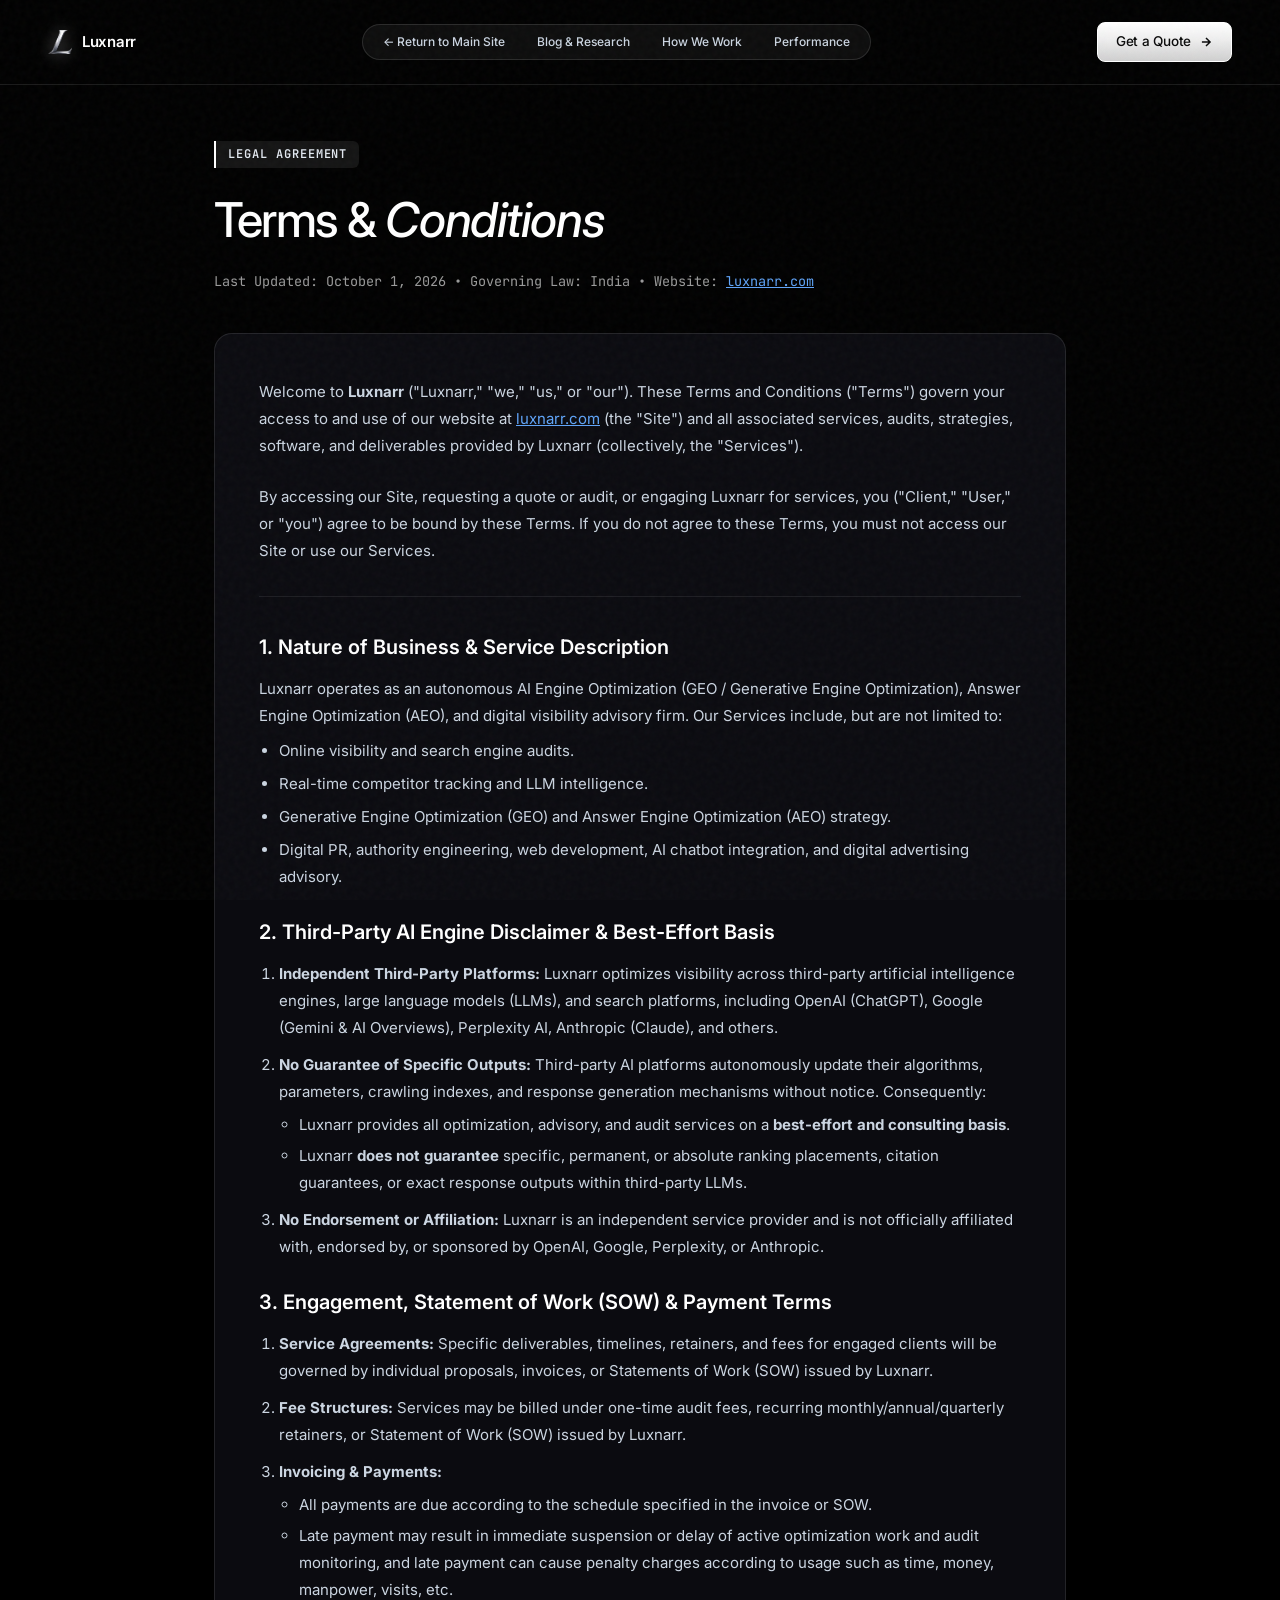
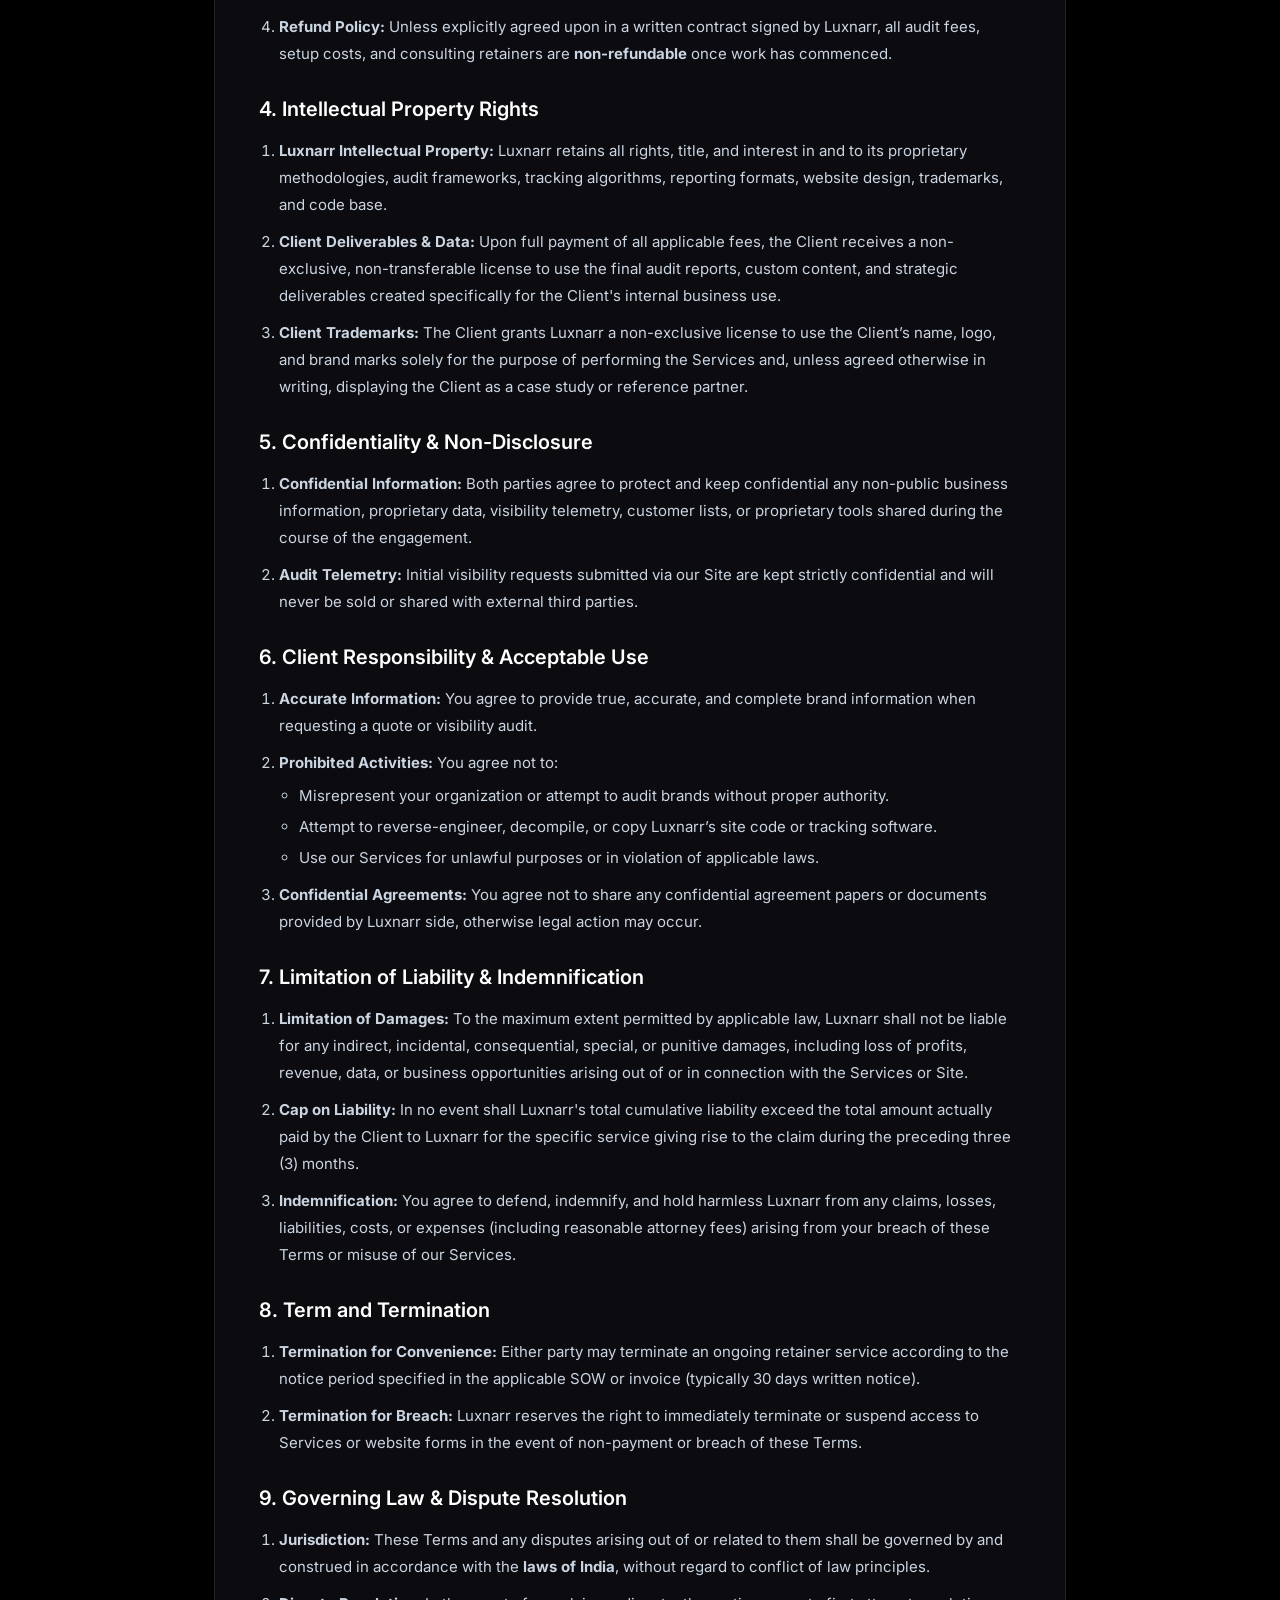
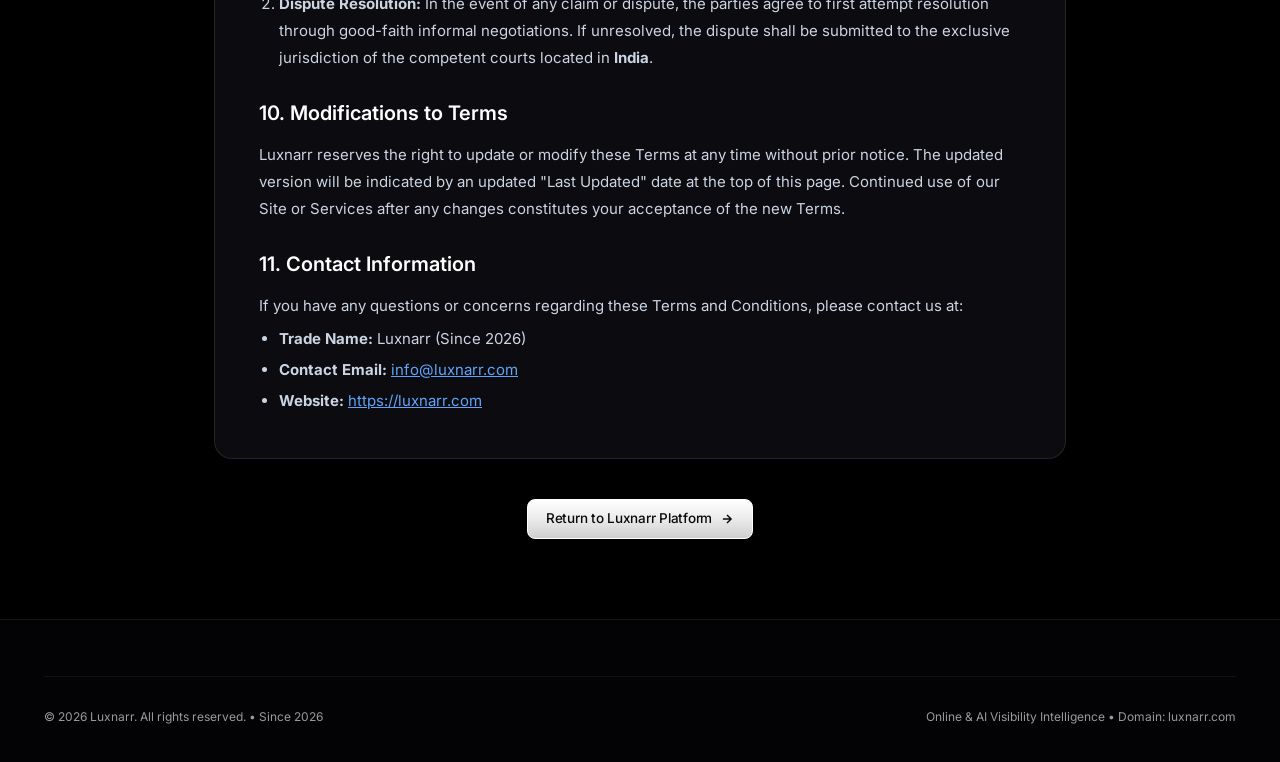
<file: terms.html>
<!DOCTYPE html>
<html lang="en">
<head>
  <meta charset="UTF-8">
  <meta name="viewport" content="width=device-width, initial-scale=1.0">
  <title>Terms & Conditions — Luxnarr</title>
  <meta name="description" content="Terms and Conditions governing the use of Luxnarr services, audits, and software at luxnarr.com.">

  <!-- Canonical & Robots -->
  <link rel="canonical" href="https://www.luxnarr.com/terms.html">
  <meta name="robots" content="index, follow, max-image-preview:large, max-snippet:-1, max-video-preview:-1">
  <meta name="googlebot" content="index, follow, max-snippet:-1, max-image-preview:large, max-video-preview:-1">

  <!-- Open Graph Meta Tags -->
  <meta property="og:site_name" content="LuxNarr">
  <meta property="og:type" content="article">
  <meta property="og:url" content="https://www.luxnarr.com/terms.html">
  <meta property="og:title" content="Terms & Conditions — Luxnarr">
  <meta property="og:description" content="Terms and Conditions governing the use of Luxnarr services, audits, and software at luxnarr.com.">
  <meta property="og:image" content="https://luxnarr.com/assets/logo_clean.png">

  <!-- Force black background -->
  <style>
    html, body { background: #000000 !important; color: #ffffff; }
  </style>

  <!-- Google Fonts: Inter + Instrument Serif + JetBrains Mono -->
  <link rel="preconnect" href="https://fonts.googleapis.com">
  <link rel="preconnect" href="https://fonts.gstatic.com" crossorigin>
  <link href="https://fonts.googleapis.com/css2?family=Instrument+Serif:ital@1&family=Inter:ital,opsz,wght@0,14..32,100..900&family=JetBrains+Mono:wght@400;500;600&display=swap" rel="stylesheet">

  <link rel="icon" type="image/png" href="assets/logo_clean.png">
  <link rel="stylesheet" href="styles.css?v=20">
</head>
<body>

  <!-- Film Grain Overlay -->
  <div class="grain" aria-hidden="true"></div>

  <div class="page-wrapper">
    <!-- HEADER -->
    <header class="header" id="site-header">
      <a href="index.html" class="logo" aria-label="Luxnarr Home">
        <img src="assets/logo_clean.png" alt="Luxnarr" class="brand-logo-img" width="24" height="24">
        <span class="logo-text">Luxnarr</span>
      </a>

      <nav class="header-nav" aria-label="Main Navigation">
        <a href="index.html" class="header-nav-link">← Return to Main Site</a>
        <a href="/blog/" class="header-nav-link">Blog &amp; Research</a>
        <a href="index.html#how-it-works" class="header-nav-link">How We Work</a>
        <a href="index.html#performance" class="header-nav-link">Performance</a>
      </nav>

      <a href="index.html#contact" class="btn btn-solid">
        <span>Get a Quote</span>
        <svg class="btn-arrow" width="14" height="14" viewBox="0 0 24 24" fill="none" stroke="currentColor" stroke-width="2.5"><path d="M5 12h14M12 5l7 7-7 7"/></svg>
      </a>
    </header>

    <main class="content-container" style="padding-top: 140px; padding-bottom: 80px; max-width: 900px; margin: 0 auto;">
      <div style="margin-bottom: 40px;">
        <span class="section-tag" style="margin-bottom: 14px;">LEGAL AGREEMENT</span>
        <h1 style="font-size: clamp(2rem, 4vw, 3rem); font-weight: 500; letter-spacing: -0.03em; margin-bottom: 12px;">
          Terms &amp; <em>Conditions</em>
        </h1>
        <p style="font-size: var(--text-sm); color: var(--muted); font-family: var(--font-mono);">
          Last Updated: October 1, 2026 • Governing Law: India • Website: <a href="https://luxnarr.com" style="color: #60a5fa; text-decoration: underline;">luxnarr.com</a>
        </p>
      </div>

      <div style="background: rgba(14, 14, 20, 0.8); border: 1px solid rgba(255, 255, 255, 0.1); border-radius: var(--radius-lg); padding: clamp(24px, 4vw, 44px); color: #cbd5e1; font-size: 15px; line-height: 1.8; display: flex; flex-direction: column; gap: 24px; backdrop-filter: blur(16px);">
        
        <p>Welcome to <strong>Luxnarr</strong> ("Luxnarr," "we," "us," or "our"). These Terms and Conditions ("Terms") govern your access to and use of our website at <a href="https://luxnarr.com" style="color: #60a5fa; text-decoration: underline;">luxnarr.com</a> (the "Site") and all associated services, audits, strategies, software, and deliverables provided by Luxnarr (collectively, the "Services").</p>
        
        <p>By accessing our Site, requesting a quote or audit, or engaging Luxnarr for services, you ("Client," "User," or "you") agree to be bound by these Terms. If you do not agree to these Terms, you must not access our Site or use our Services.</p>

        <hr style="border: 0; border-top: 1px solid rgba(255,255,255,0.08); margin: 8px 0;">

        <div>
          <h2 style="color: #ffffff; font-size: 1.25rem; font-weight: 600; margin-bottom: 10px;">1. Nature of Business &amp; Service Description</h2>
          <p>Luxnarr operates as an autonomous AI Engine Optimization (GEO / Generative Engine Optimization), Answer Engine Optimization (AEO), and digital visibility advisory firm. Our Services include, but are not limited to:</p>
          <ul style="padding-left: 20px; margin-top: 8px; display: flex; flex-direction: column; gap: 6px;">
            <li>Online visibility and search engine audits.</li>
            <li>Real-time competitor tracking and LLM intelligence.</li>
            <li>Generative Engine Optimization (GEO) and Answer Engine Optimization (AEO) strategy.</li>
            <li>Digital PR, authority engineering, web development, AI chatbot integration, and digital advertising advisory.</li>
          </ul>
        </div>

        <div>
          <h2 style="color: #ffffff; font-size: 1.25rem; font-weight: 600; margin-bottom: 10px;">2. Third-Party AI Engine Disclaimer &amp; Best-Effort Basis</h2>
          <ol style="padding-left: 20px; display: flex; flex-direction: column; gap: 10px;">
            <li><strong>Independent Third-Party Platforms:</strong> Luxnarr optimizes visibility across third-party artificial intelligence engines, large language models (LLMs), and search platforms, including OpenAI (ChatGPT), Google (Gemini &amp; AI Overviews), Perplexity AI, Anthropic (Claude), and others.</li>
            <li><strong>No Guarantee of Specific Outputs:</strong> Third-party AI platforms autonomously update their algorithms, parameters, crawling indexes, and response generation mechanisms without notice. Consequently:
              <ul style="padding-left: 20px; margin-top: 6px; display: flex; flex-direction: column; gap: 4px;">
                <li>Luxnarr provides all optimization, advisory, and audit services on a <strong>best-effort and consulting basis</strong>.</li>
                <li>Luxnarr <strong>does not guarantee</strong> specific, permanent, or absolute ranking placements, citation guarantees, or exact response outputs within third-party LLMs.</li>
              </ul>
            </li>
            <li><strong>No Endorsement or Affiliation:</strong> Luxnarr is an independent service provider and is not officially affiliated with, endorsed by, or sponsored by OpenAI, Google, Perplexity, or Anthropic.</li>
          </ol>
        </div>

        <div>
          <h2 style="color: #ffffff; font-size: 1.25rem; font-weight: 600; margin-bottom: 10px;">3. Engagement, Statement of Work (SOW) &amp; Payment Terms</h2>
          <ol style="padding-left: 20px; display: flex; flex-direction: column; gap: 10px;">
            <li><strong>Service Agreements:</strong> Specific deliverables, timelines, retainers, and fees for engaged clients will be governed by individual proposals, invoices, or Statements of Work (SOW) issued by Luxnarr.</li>
            <li><strong>Fee Structures:</strong> Services may be billed under one-time audit fees, recurring monthly/annual/quarterly retainers, or Statement of Work (SOW) issued by Luxnarr.</li>
            <li><strong>Invoicing &amp; Payments:</strong>
              <ul style="padding-left: 20px; margin-top: 6px; display: flex; flex-direction: column; gap: 4px;">
                <li>All payments are due according to the schedule specified in the invoice or SOW.</li>
                <li>Late payment may result in immediate suspension or delay of active optimization work and audit monitoring, and late payment can cause penalty charges according to usage such as time, money, manpower, visits, etc.</li>
              </ul>
            </li>
            <li><strong>Refund Policy:</strong> Unless explicitly agreed upon in a written contract signed by Luxnarr, all audit fees, setup costs, and consulting retainers are <strong>non-refundable</strong> once work has commenced.</li>
          </ol>
        </div>

        <div>
          <h2 style="color: #ffffff; font-size: 1.25rem; font-weight: 600; margin-bottom: 10px;">4. Intellectual Property Rights</h2>
          <ol style="padding-left: 20px; display: flex; flex-direction: column; gap: 10px;">
            <li><strong>Luxnarr Intellectual Property:</strong> Luxnarr retains all rights, title, and interest in and to its proprietary methodologies, audit frameworks, tracking algorithms, reporting formats, website design, trademarks, and code base.</li>
            <li><strong>Client Deliverables &amp; Data:</strong> Upon full payment of all applicable fees, the Client receives a non-exclusive, non-transferable license to use the final audit reports, custom content, and strategic deliverables created specifically for the Client's internal business use.</li>
            <li><strong>Client Trademarks:</strong> The Client grants Luxnarr a non-exclusive license to use the Client’s name, logo, and brand marks solely for the purpose of performing the Services and, unless agreed otherwise in writing, displaying the Client as a case study or reference partner.</li>
          </ol>
        </div>

        <div>
          <h2 style="color: #ffffff; font-size: 1.25rem; font-weight: 600; margin-bottom: 10px;">5. Confidentiality &amp; Non-Disclosure</h2>
          <ol style="padding-left: 20px; display: flex; flex-direction: column; gap: 10px;">
            <li><strong>Confidential Information:</strong> Both parties agree to protect and keep confidential any non-public business information, proprietary data, visibility telemetry, customer lists, or proprietary tools shared during the course of the engagement.</li>
            <li><strong>Audit Telemetry:</strong> Initial visibility requests submitted via our Site are kept strictly confidential and will never be sold or shared with external third parties.</li>
          </ol>
        </div>

        <div>
          <h2 style="color: #ffffff; font-size: 1.25rem; font-weight: 600; margin-bottom: 10px;">6. Client Responsibility &amp; Acceptable Use</h2>
          <ol style="padding-left: 20px; display: flex; flex-direction: column; gap: 10px;">
            <li><strong>Accurate Information:</strong> You agree to provide true, accurate, and complete brand information when requesting a quote or visibility audit.</li>
            <li><strong>Prohibited Activities:</strong> You agree not to:
              <ul style="padding-left: 20px; margin-top: 6px; display: flex; flex-direction: column; gap: 4px;">
                <li>Misrepresent your organization or attempt to audit brands without proper authority.</li>
                <li>Attempt to reverse-engineer, decompile, or copy Luxnarr’s site code or tracking software.</li>
                <li>Use our Services for unlawful purposes or in violation of applicable laws.</li>
              </ul>
            </li>
            <li><strong>Confidential Agreements:</strong> You agree not to share any confidential agreement papers or documents provided by Luxnarr side, otherwise legal action may occur.</li>
          </ol>
        </div>

        <div>
          <h2 style="color: #ffffff; font-size: 1.25rem; font-weight: 600; margin-bottom: 10px;">7. Limitation of Liability &amp; Indemnification</h2>
          <ol style="padding-left: 20px; display: flex; flex-direction: column; gap: 10px;">
            <li><strong>Limitation of Damages:</strong> To the maximum extent permitted by applicable law, Luxnarr shall not be liable for any indirect, incidental, consequential, special, or punitive damages, including loss of profits, revenue, data, or business opportunities arising out of or in connection with the Services or Site.</li>
            <li><strong>Cap on Liability:</strong> In no event shall Luxnarr's total cumulative liability exceed the total amount actually paid by the Client to Luxnarr for the specific service giving rise to the claim during the preceding three (3) months.</li>
            <li><strong>Indemnification:</strong> You agree to defend, indemnify, and hold harmless Luxnarr from any claims, losses, liabilities, costs, or expenses (including reasonable attorney fees) arising from your breach of these Terms or misuse of our Services.</li>
          </ol>
        </div>

        <div>
          <h2 style="color: #ffffff; font-size: 1.25rem; font-weight: 600; margin-bottom: 10px;">8. Term and Termination</h2>
          <ol style="padding-left: 20px; display: flex; flex-direction: column; gap: 10px;">
            <li><strong>Termination for Convenience:</strong> Either party may terminate an ongoing retainer service according to the notice period specified in the applicable SOW or invoice (typically 30 days written notice).</li>
            <li><strong>Termination for Breach:</strong> Luxnarr reserves the right to immediately terminate or suspend access to Services or website forms in the event of non-payment or breach of these Terms.</li>
          </ol>
        </div>

        <div>
          <h2 style="color: #ffffff; font-size: 1.25rem; font-weight: 600; margin-bottom: 10px;">9. Governing Law &amp; Dispute Resolution</h2>
          <ol style="padding-left: 20px; display: flex; flex-direction: column; gap: 10px;">
            <li><strong>Jurisdiction:</strong> These Terms and any disputes arising out of or related to them shall be governed by and construed in accordance with the <strong>laws of India</strong>, without regard to conflict of law principles.</li>
            <li><strong>Dispute Resolution:</strong> In the event of any claim or dispute, the parties agree to first attempt resolution through good-faith informal negotiations. If unresolved, the dispute shall be submitted to the exclusive jurisdiction of the competent courts located in <strong>India</strong>.</li>
          </ol>
        </div>

        <div>
          <h2 style="color: #ffffff; font-size: 1.25rem; font-weight: 600; margin-bottom: 10px;">10. Modifications to Terms</h2>
          <p>Luxnarr reserves the right to update or modify these Terms at any time without prior notice. The updated version will be indicated by an updated "Last Updated" date at the top of this page. Continued use of our Site or Services after any changes constitutes your acceptance of the new Terms.</p>
        </div>

        <div>
          <h2 style="color: #ffffff; font-size: 1.25rem; font-weight: 600; margin-bottom: 10px;">11. Contact Information</h2>
          <p>If you have any questions or concerns regarding these Terms and Conditions, please contact us at:</p>
          <ul style="padding-left: 20px; margin-top: 6px; display: flex; flex-direction: column; gap: 4px;">
            <li><strong>Trade Name:</strong> Luxnarr (Since 2026)</li>
            <li><strong>Contact Email:</strong> <a href="mailto:info@luxnarr.com" style="color: #60a5fa; text-decoration: underline;">info@luxnarr.com</a></li>
            <li><strong>Website:</strong> <a href="https://luxnarr.com" style="color: #60a5fa; text-decoration: underline;">https://luxnarr.com</a></li>
          </ul>
        </div>

      </div>

      <div style="margin-top: 40px; text-align: center;">
        <a href="index.html" class="btn btn-solid" style="display: inline-flex;">
          <span>Return to Luxnarr Platform</span>
          <svg class="btn-arrow" width="14" height="14" viewBox="0 0 24 24" fill="none" stroke="currentColor" stroke-width="2.5"><path d="M5 12h14M12 5l7 7-7 7"/></svg>
        </a>
      </div>
    </main>

    <!-- FOOTER -->
    <footer class="site-footer">
      <div class="content-container">
        <div class="footer-bottom">
          <div>© <span id="current-year">2026</span> Luxnarr. All rights reserved. • Since 2026</div>
          <div>Online &amp; AI Visibility Intelligence • Domain: luxnarr.com</div>
        </div>
      </div>
    </footer>
  </div>

  <script src="app.js?v=20"></script>
</body>
</html>
</file>
<file: styles.css>
/* ==========================================================================
   LUXNARR DESIGN SYSTEM & CINEMATIC MOTION GRAPHICS
   - Pure black #000000 base with immediate zero-flash enforcement
   - CloudFront background video atmosphere & tactile film grain
   - Liquid-metal navigation pills with directional shine sweeps
   - Masked typography with Instrument Serif italic emphasis
   - Liquid-glass button mechanics with edge luminescence
   - Preserves 100% of LuxNarr's complete platform, telemetry & case studies
   ========================================================================== */

/* Force pure black immediately */
html, body {
  background: #000000 !important;
  color: #ffffff;
}

:root {
  --bg: #000000;
  --bg-surface: #070709;
  --text: #ffffff;
  --muted: #9a9a9a;
  --stat: #d8d8d8;
  --border: rgba(255, 255, 255, 0.16);
  --border-soft: rgba(255, 255, 255, 0.10);
  --border-bright: rgba(255, 255, 255, 0.35);

  /* Typography Stacks */
  --font-sans: 'Inter', system-ui, -apple-system, BlinkMacSystemFont, "Segoe UI", sans-serif;
  --font-serif: 'Instrument Serif', "Times New Roman", Times, serif;
  --font-mono: 'JetBrains Mono', monospace;

  /* Standardized 8-Token Typographic Scale (Issue 1 - Under 10 sizes, min >= 12px) */
  --text-xs: 12px;       /* Tags, chips, indicators, badges (accessible baseline) */
  --text-sm: 13.5px;     /* Subtext, secondary labels, table metrics */
  --text-base: 15px;     /* Body copy, lede, default buttons */
  --text-md: 18px;       /* Subheadings, scorecard numbers */
  --text-lg: 20px;       /* Card headers */
  --text-xl: 24px;       /* Subsection titles, modal headers */
  --text-2xl: 32px;      /* Section headlines */
  --text-3xl: clamp(34px, 4.5vw, 52px); /* Hero display title */

  /* Standardized 5-Token Corner Radius Scale (Issue 2 - Strictly under 6 radii) */
  --radius-xs: 6px;      /* Indicators, tiny tag chips */
  --radius-sm: 8px;      /* Buttons, form inputs, mini cards */
  --radius-md: 12px;     /* Cards, dashboard sub-panels */
  --radius-lg: 18px;     /* Modals, dossier frame */
  --radius-pill: 9999px; /* Badges, pill toggles, avatars */

  /* Sizing Tokens mapped to consolidated scale */
  --logo: var(--text-base);
  --logo-mark: 22px;
  --nav: var(--text-sm);
  --nav-h: 38px;
  --btn: var(--text-sm);
  --btn-h: 40px;
  --hero-btn-h: 44px;
  --h1: var(--text-3xl);
  --lede: var(--text-base);
  --badge: var(--text-xs);
  --stat-size: var(--text-sm);
  --header-y: 20px;
  --header-x: 36px;
  --max-width: 1240px;

  /* Accents */
  --accent-green: #34d399;
  --accent-amber: #fbbf24;
}

/* Reset & Base */
*, *::before, *::after {
  box-sizing: border-box;
  margin: 0;
  padding: 0;
}

html {
  scroll-behavior: smooth;
  background: #000000;
  color: #ffffff;
}

body {
  background: var(--bg, #000000);
  color: var(--text, #ffffff);
  font-family: var(--font-sans);
  -webkit-font-smoothing: antialiased;
  -moz-osx-font-smoothing: grayscale;
  text-rendering: optimizeLegibility;
  overflow-x: hidden;
  position: relative;
  min-height: 100vh;
  line-height: 1.6;
}

::selection {
  background: rgba(255, 255, 255, 0.22);
  color: #ffffff;
}

a {
  color: inherit;
  text-decoration: none;
}

button {
  font-family: inherit;
  cursor: pointer;
  border: none;
  background: none;
}

/* ==========================================================================
   FILM GRAIN & ATMOSPHERIC VIDEO LAYERS
   ========================================================================== */
.grain {
  position: fixed;
  inset: 0;
  width: 100vw;
  height: 100vh;
  z-index: 100;
  pointer-events: none;
  opacity: 0.035;
  background-image: url("data:image/svg+xml,%3Csvg viewBox='0 0 200 200' xmlns='http://www.w3.org/2000/svg'%3E%3Cfilter id='noiseFilter'%3E%3CfeTurbulence type='fractalNoise' baseFrequency='0.8' numOctaves='3' stitchTiles='stitch'/%3E%3C/filter%3E%3Crect width='100%25' height='100%25' filter='url(%23noiseFilter)'/%3E%3C/svg%3E");
}

.hero-photo {
  position: fixed;
  inset: 0;
  width: 100vw;
  height: 100vh;
  z-index: 0;
  overflow: hidden;
  pointer-events: none;
  background: #000000;
}

.hero-video-bg {
  width: 100%;
  height: 100%;
  object-fit: cover;
  opacity: 0.72;
  filter: contrast(1.08) brightness(0.92);
  transition: opacity 1s ease-out;
}

.hero-video-scrim {
  position: absolute;
  inset: 0;
  background: radial-gradient(circle at 50% 35%, rgba(0, 0, 0, 0.2) 0%, rgba(0, 0, 0, 0.6) 100%),
              linear-gradient(to bottom, rgba(0, 0, 0, 0.35) 0%, transparent 25%, transparent 75%, rgba(0, 0, 0, 0.45) 100%);
  pointer-events: none;
}

/* ==========================================================================
   CONTAINER & LAYOUT
   ========================================================================== */
.page-wrapper {
  position: relative;
  z-index: 1;
  width: 100%;
}

.content-container {
  max-width: var(--max-width);
  margin-left: auto;
  margin-right: auto;
  padding-left: 24px;
  padding-right: 24px;
  position: relative;
}

/* ==========================================================================
   HEADER & LIQUID-METAL NAVIGATION
   ========================================================================== */
.header {
  position: fixed;
  top: 0;
  left: 0;
  right: 0;
  z-index: 50;
  display: flex;
  justify-content: space-between;
  align-items: center;
  padding: 22px 48px;
  background: rgba(0, 0, 0, 0.5);
  backdrop-filter: blur(20px);
  -webkit-backdrop-filter: blur(20px);
  border-bottom: 1px solid var(--border-soft);
  transition: padding 0.3s ease, border-color 0.3s ease, background 0.3s ease;
}

.header.scrolled {
  padding-top: 14px;
  padding-bottom: 14px;
  background: rgba(4, 4, 6, 0.88);
  border-bottom-color: var(--border);
}

.logo {
  display: inline-flex;
  align-items: center;
  gap: 10px;
  justify-self: start;
  font-size: var(--logo);
  font-weight: 600;
  letter-spacing: -0.02em;
  color: #ffffff;
  text-decoration: none;
}

.logo-text {
  font-family: var(--font-sans);
  font-size: var(--text-base);
  font-weight: 600;
  letter-spacing: -0.02em;
  color: #ffffff;
}

.logo-mark {
  width: var(--logo-mark);
  height: var(--logo-mark);
  color: #ffffff;
  display: flex;
  align-items: center;
  justify-content: center;
}

.brand-logo-img {
  width: 24px;
  height: 24px;
  object-fit: contain;
  filter: drop-shadow(0 0 8px rgba(255, 255, 255, 0.4));
  transition: transform 0.3s cubic-bezier(0.16, 1, 0.3, 1), filter 0.3s ease;
  flex-shrink: 0;
}

.logo:hover .brand-logo-img {
  transform: scale(1.08);
  filter: drop-shadow(0 0 14px rgba(255, 255, 255, 0.75));
}

/* Primary Header Navigation (Issues 9 & 18) */
.header-nav {
  display: flex;
  align-items: center;
  gap: 4px;
  padding: 4px 6px;
  background: rgba(255, 255, 255, 0.05);
  border: 1px solid rgba(255, 255, 255, 0.12);
  border-radius: var(--radius-pill);
  backdrop-filter: blur(14px);
  -webkit-backdrop-filter: blur(14px);
}

.header-nav-link {
  font-family: var(--font-sans);
  font-size: var(--text-xs);
  font-weight: 500;
  color: #cbd5e1;
  padding: 6px 14px;
  border-radius: var(--radius-pill);
  background: transparent;
  border: none;
  cursor: pointer;
  white-space: nowrap;
  transition: color 0.2s ease, background 0.2s ease;
  text-decoration: none;
  line-height: 1.2;
}

.header-nav-link:hover,
.header-nav-link:focus-visible {
  color: #ffffff;
  background: rgba(255, 255, 255, 0.12);
  outline: none;
}

/* ==========================================================================
   BUTTONS (LIQUID-GLASS SYSTEM)
   ========================================================================== */
.btn {
  position: relative;
  isolation: isolate;
  overflow: hidden;
  display: inline-flex;
  align-items: center;
  justify-content: center;
  gap: 8px;
  height: var(--btn-h);
  padding: 0 18px;
  border-radius: var(--radius-sm);
  font-size: var(--btn);
  font-weight: 500;
  letter-spacing: -0.02em;
  line-height: 1;
  white-space: nowrap;
  cursor: pointer;
  transition: background 0.35s ease, border-color 0.35s ease, box-shadow 0.35s ease, color 0.35s ease, transform 0.2s ease;
}

.btn::after {
  content: "";
  position: absolute;
  inset: 0;
  background: linear-gradient(115deg, transparent 20%, rgba(255, 255, 255, 0.45) 48%, transparent 76%);
  transform: translateX(-130%);
  transition: transform 0.65s ease;
  pointer-events: none;
}

.btn:hover::after {
  transform: translateX(130%);
}

.btn:active {
  transform: scale(0.98);
}

/* Solid White Liquid-Glass Button (Primary Action - Issue 19) */
.btn-solid {
  background: linear-gradient(180deg, #ffffff 0%, #ececec 48%, #cfcfcf 100%);
  color: #0a0a0a;
  border: 1px solid #ffffff;
  box-shadow: inset 0 1px 0 rgba(255, 255, 255, 0.95);
}

.btn-solid:hover {
  background: linear-gradient(180deg, #ffffff 0%, #f3f6ff 42%, #d5def2 100%);
  border-color: #f2f6ff;
  box-shadow: inset 0 1px 0 #ffffff, 0 0 24px rgba(186, 208, 255, 0.38), 0 8px 18px rgba(255, 255, 255, 0.12);
}

/* Ghost / Secondary Liquid-Glass Button (Secondary Action - Issues 3 & 20) */
.btn-ghost,
.btn-secondary {
  background: rgba(255, 255, 255, 0.08);
  color: #ffffff;
  border: 1px solid rgba(255, 255, 255, 0.25);
  backdrop-filter: blur(16px);
  -webkit-backdrop-filter: blur(16px);
  box-shadow: inset 0 1px 0 rgba(255, 255, 255, 0.12);
}

.btn-ghost:hover,
.btn-secondary:hover {
  background: rgba(255, 255, 255, 0.16);
  border-color: rgba(255, 255, 255, 0.6);
  box-shadow: inset 0 1px 0 rgba(255, 255, 255, 0.22), 0 0 22px rgba(255, 255, 255, 0.2);
  color: #ffffff;
}

.btn-hero {
  height: var(--hero-btn-h);
  padding: 0 22px;
  font-size: var(--text-base);
}

.btn-sm {
  height: 34px;
  padding: 0 14px;
  font-size: var(--text-xs);
  border-radius: var(--radius-sm);
}

.btn-arrow {
  transition: transform 0.25s ease;
}

.btn:hover .btn-arrow {
  transform: translateX(3px);
}

/* ==========================================================================
   ENTRANCE MOTION GRAPHICS (KEYFRAMES & CLASSES)
   ========================================================================== */
.appear {
  opacity: 1;
  animation-duration: 1.05s;
  animation-fill-mode: both;
  animation-timing-function: cubic-bezier(0.16, 1, 0.3, 1);
  animation-delay: var(--d, 0.08s);
}

.appear--scale { animation-name: in-scale; }
.appear--soft  { animation-name: in-soft; }
.appear--mask  { animation-name: in-mask; }
.appear--pop   { animation-name: in-pop; }
.appear--btn   { animation-name: in-btn; }
.appear--side  { animation-name: in-side; }
.appear--stat  { animation-name: in-stat; }

@keyframes in-scale {
  0% { opacity: 0; transform: scale(0.84); }
  100% { opacity: 1; transform: scale(1); }
}

@keyframes in-soft {
  0% { opacity: 0; transform: translateY(14px); }
  100% { opacity: 1; transform: translateY(0); }
}

@keyframes in-mask {
  0% { opacity: 0; transform: translateY(40%); }
  100% { opacity: 1; transform: translateY(0); }
}

@keyframes in-pop {
  0% { opacity: 0; transform: scale(0.9); }
  70% { opacity: 1; transform: scale(1.03); }
  100% { opacity: 1; transform: scale(1); }
}

@keyframes in-btn {
  0% { opacity: 0; transform: translateY(18px) scale(0.94); }
  100% { opacity: 1; transform: translateY(0) scale(1); }
}

@keyframes in-side {
  0% { opacity: 0; transform: translateX(22px); }
  100% { opacity: 1; transform: translateX(0); }
}

@keyframes in-stat {
  0% { opacity: 0; transform: translateY(20px); }
  100% { opacity: 1; transform: translateY(0); }
}

@keyframes in-em {
  0% { opacity: 0.35; filter: blur(4px); }
  100% { opacity: 1; filter: blur(0px); }
}

.is-in {
  animation: none !important;
  opacity: 1 !important;
  transform: none !important;
  filter: none !important;
}

/* ==========================================================================
   HERO SECTION
   ========================================================================== */
.hero {
  position: relative;
  min-height: 80vh;
  display: flex;
  flex-direction: column;
  align-items: center;
  justify-content: center;
  padding: 130px 24px 60px;
  text-align: center;
}

.hero-copy {
  position: relative;
  z-index: 1;
  display: flex;
  flex-direction: column;
  align-items: center;
  max-width: 900px;
  width: 100%;
}

/* Hero Eyebrow (Issue 21 - Elevated Value Proposition) */
.hero-eyebrow {
  display: inline-flex;
  align-items: center;
  gap: 8px;
  font-family: var(--font-mono);
  font-size: var(--text-xs);
  font-weight: 500;
  letter-spacing: 0.08em;
  text-transform: uppercase;
  color: #cbd5e1;
  background: rgba(255, 255, 255, 0.06);
  border: 1px solid rgba(255, 255, 255, 0.14);
  padding: 5px 14px;
  border-radius: var(--radius-pill);
  margin-bottom: 20px;
}

/* Headline */
.headline-line {
  display: block;
  overflow: hidden;
  padding: 0.04em 0.12em 0.12em;
  font-size: var(--h1);
  font-weight: 500;
  letter-spacing: -0.045em;
  line-height: 1.14;
  color: #ffffff;
}

.headline-line em {
  font-family: var(--font-serif);
  font-style: italic;
  font-weight: 400;
  font-size: 1.1em;
  letter-spacing: -0.03em;
  color: #c4c4c4;
  animation: in-em 1.2s cubic-bezier(0.16, 1, 0.3, 1) both;
  animation-delay: 0.72s;
}

.lede {
  max-width: 620px;
  margin-top: 22px;
  color: #a1a1aa;
  font-size: var(--lede);
  font-weight: 400;
  line-height: 1.65;
  letter-spacing: -0.015em;
}

.hero-actions {
  display: flex;
  align-items: center;
  justify-content: center;
  gap: 14px;
  flex-wrap: wrap;
  margin-top: 32px;
}

.hero-highlights {
  display: flex;
  align-items: center;
  justify-content: center;
  flex-wrap: wrap;
  gap: 28px;
  margin-top: 24px;
  font-family: var(--font-mono);
  font-size: var(--text-sm);
  color: #cbd5e1;
  letter-spacing: 0.02em;
}

.highlight-item {
  display: inline-flex;
  align-items: center;
  gap: 8px;
  font-weight: 500;
}

.highlight-dot {
  width: 5px;
  height: 5px;
  border-radius: 50%;
  background: var(--accent-green);
  box-shadow: 0 0 6px var(--accent-green);
}

/* ==========================================================================
   HERO BLOG & RESEARCH SPOTLIGHT DECK
   ========================================================================== */
.hero-blog-deck {
  width: 100%;
  max-width: 1080px;
  margin-top: 36px;
  background: rgba(14, 14, 20, 0.75);
  border: 1px solid rgba(255, 255, 255, 0.14);
  border-radius: var(--radius-lg);
  padding: 24px;
  backdrop-filter: blur(20px);
  -webkit-backdrop-filter: blur(20px);
  box-shadow: 0 16px 44px rgba(0, 0, 0, 0.55), 0 0 24px rgba(255, 255, 255, 0.04);
  position: relative;
  z-index: 2;
}

.hero-blog-header {
  display: flex;
  align-items: center;
  justify-content: space-between;
  margin-bottom: 18px;
  flex-wrap: wrap;
  gap: 12px;
  padding-bottom: 14px;
  border-bottom: 1px solid rgba(255, 255, 255, 0.08);
}

.hero-blog-tag {
  display: inline-flex;
  align-items: center;
  gap: 8px;
  font-family: var(--font-mono);
  font-size: var(--text-xs);
  font-weight: 600;
  letter-spacing: 0.08em;
  text-transform: uppercase;
  color: #cbd5e1;
}

.hero-blog-view-all {
  display: inline-flex;
  align-items: center;
  gap: 6px;
  font-family: var(--font-mono);
  font-size: var(--text-xs);
  color: #93c5fd;
  text-decoration: none;
  transition: color 0.2s ease, gap 0.2s ease;
}

.hero-blog-view-all:hover {
  color: #ffffff;
  gap: 10px;
}

.hero-blog-grid {
  display: grid;
  grid-template-columns: repeat(3, 1fr);
  gap: 16px;
}

@media (max-width: 900px) {
  .hero-blog-grid {
    grid-template-columns: 1fr;
  }
}

.hero-blog-card {
  background: rgba(22, 22, 32, 0.65);
  border: 1px solid rgba(255, 255, 255, 0.1);
  border-radius: var(--radius-md);
  padding: 20px;
  text-decoration: none;
  text-align: left;
  display: flex;
  flex-direction: column;
  justify-content: space-between;
  transition: transform 0.25s ease, border-color 0.25s ease, box-shadow 0.25s ease;
  position: relative;
  overflow: hidden;
}

.hero-blog-card::before {
  content: "";
  position: absolute;
  top: 0;
  left: 0;
  right: 0;
  height: 2px;
  background: linear-gradient(90deg, transparent, rgba(255, 255, 255, 0.35), transparent);
  opacity: 0;
  transition: opacity 0.3s ease;
}

.hero-blog-card:hover {
  transform: translateY(-3px);
  border-color: rgba(255, 255, 255, 0.35);
  box-shadow: 0 10px 28px rgba(0, 0, 0, 0.4), 0 0 20px rgba(255, 255, 255, 0.06);
}

.hero-blog-card:hover::before {
  opacity: 1;
}

.hero-blog-badge-row {
  display: flex;
  align-items: center;
  justify-content: space-between;
  gap: 8px;
  margin-bottom: 12px;
  font-family: var(--font-mono);
  font-size: 11px;
}

.hero-blog-badge {
  display: inline-block;
  padding: 2px 8px;
  border-radius: var(--radius-pill);
  background: rgba(255, 255, 255, 0.08);
  border: 1px solid rgba(255, 255, 255, 0.14);
  color: #cbd5e1;
  text-transform: uppercase;
  letter-spacing: 0.05em;
}

.hero-blog-time {
  color: var(--muted);
}

.hero-blog-title {
  font-size: 14.5px;
  font-weight: 500;
  color: #ffffff;
  line-height: 1.35;
  letter-spacing: -0.015em;
  margin-bottom: 8px;
  transition: color 0.2s ease;
}

.hero-blog-card:hover .hero-blog-title {
  color: #93c5fd;
}

.hero-blog-desc {
  font-size: 12.5px;
  color: #94a3b8;
  line-height: 1.55;
  margin-bottom: 16px;
  flex-grow: 1;
}

.hero-blog-footer {
  display: flex;
  align-items: center;
  justify-content: space-between;
  padding-top: 12px;
  border-top: 1px solid rgba(255, 255, 255, 0.06);
  font-family: var(--font-mono);
  font-size: 11.5px;
  color: #ffffff;
}

.hero-blog-card:hover .hero-blog-footer .btn-arrow {
  transform: translateX(4px);
}

/* ==========================================================================
   CLIENT MARQUEE
   ========================================================================== */
.clients-section {
  position: relative;
  z-index: 10;
  padding: 42px 0;
  border-top: 1px solid rgba(255, 255, 255, 0.12);
  border-bottom: 1px solid rgba(255, 255, 255, 0.12);
  background: rgba(8, 8, 12, 0.5);
  backdrop-filter: blur(14px);
  -webkit-backdrop-filter: blur(14px);
  overflow: hidden;
}

.marquee-title {
  text-align: center;
  font-family: var(--font-mono);
  font-size: 11.5px;
  letter-spacing: 0.18em;
  text-transform: uppercase;
  color: #94a3b8;
  margin-bottom: 28px;
  display: flex;
  align-items: center;
  justify-content: center;
  gap: 16px;
}

.marquee-title::before,
.marquee-title::after {
  content: "";
  height: 1px;
  width: 40px;
  background: rgba(255, 255, 255, 0.18);
}

.marquee-track-wrapper {
  width: 100%;
  overflow: hidden;
  position: relative;
  mask-image: linear-gradient(to right, transparent, black 15%, black 85%, transparent);
  -webkit-mask-image: linear-gradient(to right, transparent, black 15%, black 85%, transparent);
}

.marquee-track {
  display: flex;
  align-items: center;
  gap: 28px;
  width: max-content;
  animation: scroll-marquee 28s linear infinite;
}

.marquee-track:hover {
  animation-play-state: paused;
}

@keyframes scroll-marquee {
  0% { transform: translateX(0); }
  100% { transform: translateX(calc(-50% - 14px)); }
}

.marquee-logo-card {
  display: flex;
  align-items: center;
  justify-content: center;
  height: 72px;
  min-width: 180px;
  padding: 12px 28px;
  border-radius: var(--radius-sm);
  background: rgba(255, 255, 255, 0.05);
  border: 1px solid rgba(255, 255, 255, 0.15);
  backdrop-filter: blur(8px);
  transition: border-color 0.25s ease, transform 0.25s ease, background 0.25s ease;
}

.marquee-logo-card:hover {
  border-color: rgba(255, 255, 255, 0.45);
  transform: translateY(-2px);
  background: rgba(255, 255, 255, 0.1);
}

.client-logo-img {
  max-height: 44px;
  max-width: 135px;
  width: auto;
  height: auto;
  object-fit: contain;
  filter: brightness(1.15) drop-shadow(0 2px 8px rgba(0, 0, 0, 0.5));
}

/* ==========================================================================
   SECTION COMMON STYLES
   ========================================================================== */
.platform-section {
  position: relative;
  z-index: 10;
  padding: 64px 0;
  background: transparent;
}

/* Seamless lead-in between How We Work and Proven Performance */
#how-it-works {
  padding-top: 56px;
  padding-bottom: 12px;
}

#performance {
  padding-top: 12px;
  padding-bottom: 64px;
}

#contact {
  padding-top: 56px;
  padding-bottom: 56px;
}

.section-header {
  text-align: center;
  max-width: 760px;
  margin: 0 auto 36px;
}

.section-tag {
  display: inline-block;
  font-family: var(--font-mono);
  font-size: var(--text-xs);
  font-weight: 600;
  text-transform: none;
  letter-spacing: 0.08em;
  color: #e2e8f0;
  border-left: 2px solid #ffffff;
  background: rgba(255, 255, 255, 0.08);
  padding: 4px 12px;
  backdrop-filter: blur(8px);
  margin-bottom: 16px;
  border-radius: 0 var(--radius-xs) var(--radius-xs) 0;
}

.section-title {
  font-size: clamp(2rem, 4vw, 3rem);
  font-weight: 500;
  letter-spacing: -0.04em;
  line-height: 1.15;
  color: #ffffff;
  margin-bottom: 16px;
}

.section-title em {
  font-family: var(--font-serif);
  font-style: italic;
  font-weight: 400;
  color: #9a9a9a;
}

.section-desc {
  font-size: 1.05rem;
  color: var(--muted);
  line-height: 1.6;
}



.feature-bullet {
  color: rgba(255, 255, 255, 0.45);
  font-size: 10px;
  margin-top: 3px;
  margin-right: 2px;
  flex-shrink: 0;
  display: inline-flex;
  align-items: center;
  user-select: none;
}

/* ==========================================================================
   SCROLL REVEAL MOTION GRAPHICS (GPU Accelerated for Desktop & Mobile)
   ========================================================================== */
.reveal-on-scroll {
  opacity: 0;
  transform: translate3d(0, 32px, 0);
  transition: opacity 0.85s cubic-bezier(0.16, 1, 0.3, 1), transform 0.85s cubic-bezier(0.16, 1, 0.3, 1);
  will-change: opacity, transform;
  -webkit-backface-visibility: hidden;
  backface-visibility: hidden;
}

.reveal-on-scroll.reveal-soft {
  transform: translate3d(0, 18px, 0);
  transition-duration: 0.75s;
}

.reveal-on-scroll.reveal-left {
  transform: translate3d(-36px, 0, 0);
}

.reveal-on-scroll.reveal-right {
  transform: translate3d(36px, 0, 0);
}

.reveal-on-scroll.reveal-scale {
  transform: scale(0.93) translate3d(0, 20px, 0);
}

.reveal-on-scroll.is-revealed {
  opacity: 1;
  transform: translate3d(0, 0, 0) scale(1);
}

.stagger-1 { transition-delay: 0.07s; }
.stagger-2 { transition-delay: 0.14s; }
.stagger-3 { transition-delay: 0.21s; }
.stagger-4 { transition-delay: 0.28s; }
.stagger-5 { transition-delay: 0.35s; }
.stagger-6 { transition-delay: 0.42s; }

@media (prefers-reduced-motion: reduce) {
  .reveal-on-scroll {
    opacity: 1 !important;
    transform: none !important;
    transition: none !important;
  }
}

/* ==========================================================================
   POLLARIZ CASE STUDY & SCORECARD
   ========================================================================== */
.case-study-frame {
  border-radius: var(--radius-lg);
  border: 1px solid var(--border);
  background: rgba(14, 14, 20, 0.7);
  backdrop-filter: blur(18px);
  -webkit-backdrop-filter: blur(18px);
  overflow: hidden;
  box-shadow: 0 24px 60px rgba(0, 0, 0, 0.8);
  margin-bottom: 0;
}

.frame-header {
  display: flex;
  align-items: center;
  justify-content: space-between;
  padding: 14px 20px;
  background: rgba(0, 0, 0, 0.6);
  border-bottom: 1px solid rgba(255, 255, 255, 0.08);
}

.frame-dots {
  display: flex;
  gap: 6px;
}

.dot {
  width: 10px;
  height: 10px;
  border-radius: 50%;
}
.dot.red { background: #ef4444; }
.dot.yellow { background: #f59e0b; }
.dot.green { background: #10b981; }

.frame-url {
  font-family: var(--font-mono);
  font-size: 11px;
  color: var(--muted);
}

.frame-badge {
  font-family: var(--font-mono);
  font-size: 10px;
  padding: 3px 8px;
  border-radius: 4px;
  background: rgba(52, 211, 153, 0.15);
  color: var(--accent-green);
  border: 1px solid rgba(52, 211, 153, 0.3);
}

/* ==========================================================================
   PEGASUS-STYLE AUTHENTIC POLLARIZ DASHBOARD UI
   ========================================================================== */
.dash-board-ui {
  background: #0d0e15;
  color: #f1f5f9;
  font-family: var(--font-sans);
  padding: 24px 28px 32px;
  position: relative;
  overflow: hidden;
  border-radius: 0 0 var(--radius-lg) var(--radius-lg);
}

/* Subtle atmospheric silver glow */
.dash-board-ui::before {
  content: "";
  position: absolute;
  top: -100px;
  left: 20%;
  right: 20%;
  height: 160px;
  background: radial-gradient(ellipse at 50% 50%, rgba(226, 232, 240, 0.12), transparent 70%);
  pointer-events: none;
}

/* Top bar: Brand + Before/After Toggle Pill + Engine status */
.dash-top-bar {
  display: flex;
  align-items: center;
  justify-content: space-between;
  margin-bottom: 22px;
  padding-bottom: 16px;
  border-bottom: 1px solid rgba(255, 255, 255, 0.08);
  flex-wrap: wrap;
  gap: 14px;
}

.dash-brand-block {
  display: flex;
  align-items: center;
  gap: 12px;
}

.dash-brand-icon {
  width: 26px;
  height: 22px;
  display: flex;
  flex-direction: column;
  justify-content: space-between;
}
.dash-brand-icon span {
  height: 3px;
  border-radius: 2px;
  background: linear-gradient(90deg, #94a3b8, #ffffff);
}
.dash-brand-icon span:nth-child(1) { width: 16px; }
.dash-brand-icon span:nth-child(2) { width: 24px; }
.dash-brand-icon span:nth-child(3) { width: 12px; }

.dash-brand-name {
  font-size: 15px;
  font-weight: 600;
  letter-spacing: -0.01em;
  color: #ffffff;
}

.dash-brand-sub {
  font-size: 11px;
  color: var(--muted);
  font-family: var(--font-mono);
  margin-top: 2px;
}

.dash-toggle-wrap {
  display: flex;
  align-items: center;
  gap: 12px;
  flex-wrap: wrap;
}

.dash-toggle-group {
  display: inline-flex;
  padding: 3px;
  border-radius: var(--radius-pill);
  background: rgba(0, 0, 0, 0.55);
  border: 1px solid rgba(255, 255, 255, 0.14);
}

.dash-toggle-btn {
  padding: 7px 14px;
  border-radius: var(--radius-pill);
  font-size: 12px;
  font-weight: 500;
  color: #94a3b8;
  display: inline-flex;
  align-items: center;
  gap: 6px;
  cursor: pointer;
  background: transparent;
  border: none;
  transition: all 0.22s ease;
  min-height: 36px;
}

.dash-toggle-btn:hover {
  color: #ffffff;
}

.dash-toggle-btn.active {
  background: #ffffff;
  color: #080a10;
  font-weight: 600;
  box-shadow: 0 2px 10px rgba(255, 255, 255, 0.25);
}

.dash-status-pill {
  display: inline-flex;
  align-items: center;
  gap: 6px;
  padding: 5px 12px;
  border-radius: var(--radius-pill);
  background: rgba(52, 211, 153, 0.12);
  border: 1px solid rgba(52, 211, 153, 0.28);
  color: #34d399;
  font-size: 11px;
  font-weight: 500;
  font-family: var(--font-mono);
  transition: all 0.3s ease;
}

/* Metric Strip (Pegasus style 4 numbers) */
.dash-kpi-strip {
  display: grid;
  grid-template-columns: repeat(4, 1fr);
  gap: 14px;
  margin-bottom: 20px;
}

.dash-kpi-card {
  padding: 14px 16px;
  border-radius: var(--radius-md);
  background: rgba(255, 255, 255, 0.03);
  border: 1px solid rgba(255, 255, 255, 0.08);
  transition: transform 0.2s ease, border-color 0.2s ease;
}

/* Hero Focal Point (Issue 8 - Visual Story Hierarchy) */
.dash-kpi-card--hero {
  border-color: rgba(52, 211, 153, 0.4);
  background: linear-gradient(135deg, rgba(52, 211, 153, 0.08) 0%, rgba(20, 24, 30, 0.6) 100%);
  box-shadow: 0 0 20px rgba(52, 211, 153, 0.08);
}

.hero-kpi-badge {
  display: inline-block;
  font-family: var(--font-mono);
  font-size: 9.5px;
  font-weight: 600;
  color: var(--accent-green);
  background: rgba(52, 211, 153, 0.15);
  border: 1px solid rgba(52, 211, 153, 0.3);
  border-radius: var(--radius-xs);
  padding: 1px 5px;
  margin-left: 6px;
  vertical-align: middle;
}

.dash-kpi-lbl {
  font-family: var(--font-mono);
  font-size: var(--text-xs);
  color: #94a3b8;
  letter-spacing: 0.04em;
  text-transform: uppercase;
  margin-bottom: 6px;
  display: flex;
  align-items: center;
}

.dash-kpi-val-row {
  display: flex;
  align-items: baseline;
  gap: 8px;
}

.dash-kpi-num {
  font-size: var(--text-xl);
  font-weight: 600;
  color: #ffffff;
  letter-spacing: -0.02em;
}

/* Standardized Positive Status Badges (Issue 11) */
.dash-mini-badge {
  display: inline-flex;
  align-items: center;
  gap: 4px;
  font-family: var(--font-mono);
  font-size: var(--text-xs);
  font-weight: 500;
  padding: 3px 8px;
  border-radius: var(--radius-pill);
  background: rgba(52, 211, 153, 0.12);
  color: var(--accent-green);
  border: 1px solid rgba(52, 211, 153, 0.28);
  white-space: nowrap;
  transition: all 0.25s ease;
}

.dash-kpi-subtext {
  font-size: 11.5px;
  color: var(--muted);
  margin-top: 5px;
  line-height: 1.3;
  transition: color 0.25s ease;
}

.badge-pos {
  background: rgba(52, 211, 153, 0.12) !important;
  color: var(--accent-green) !important;
  border: 1px solid rgba(52, 211, 153, 0.28) !important;
}

.badge-neg {
  background: rgba(239, 68, 68, 0.12) !important;
  color: #ef4444 !important;
  border: 1px solid rgba(239, 68, 68, 0.28) !important;
}



/* Middle Split: 62% Stepped Chart / 38% News */
.dash-split-grid {
  display: grid;
  grid-template-columns: 1.7fr 1fr;
  gap: 18px;
  margin-bottom: 20px;
}

.dash-card {
  padding: 18px 20px;
  border-radius: 14px;
  background: rgba(255, 255, 255, 0.025);
  border: 1px solid rgba(255, 255, 255, 0.08);
}

.dash-card-header {
  display: flex;
  align-items: center;
  justify-content: space-between;
  margin-bottom: 16px;
}

.dash-card-title {
  font-size: 13px;
  font-weight: 600;
  color: #ffffff;
  display: flex;
  align-items: center;
  gap: 8px;
}
.dash-card-title::before {
  content: "";
  width: 3px;
  height: 12px;
  background: #cbd5e1;
  border-radius: 2px;
}

.dash-card-link {
  font-size: 11px;
  color: #94a3b8;
  font-family: var(--font-mono);
}

/* Stepped 3D Bars (Liquid Silver / Platinum Stepped Chart) */
.dash-stepped-chart {
  display: flex;
  align-items: flex-end;
  justify-content: space-between;
  gap: 12px;
  height: 190px;
  padding: 10px 8px 0;
  position: relative;
  border-bottom: 1px solid rgba(255, 255, 255, 0.1);
}

.dash-stepped-col {
  flex: 1;
  display: flex;
  flex-direction: column;
  align-items: center;
  height: 100%;
  justify-content: flex-end;
}

.dash-stepped-val {
  font-family: var(--font-mono);
  font-size: 11px;
  font-weight: 600;
  color: #ffffff;
  margin-bottom: 8px;
  text-align: center;
  white-space: nowrap;
}

.dash-stepped-bar {
  width: 100%;
  border-radius: 6px 6px 0 0;
  position: relative;
  box-shadow: 0 -4px 18px rgba(255, 255, 255, 0.12);
  transition: height 0.6s cubic-bezier(0.16, 1, 0.3, 1);
}

/* Distinct 3D natural liquid silver & platinum step gradients */
.bar-step-5 {
  height: 130px;
  background: linear-gradient(180deg, #ffffff 0%, #cbd5e1 35%, #475569 100%);
  border-top: 1px solid #ffffff;
  box-shadow: 0 -4px 22px rgba(255, 255, 255, 0.28);
}
.bar-step-4 {
  height: 100px;
  background: linear-gradient(180deg, #f1f5f9 0%, #94a3b8 40%, #334155 100%);
  border-top: 1px solid #ffffff;
  box-shadow: 0 -4px 16px rgba(255, 255, 255, 0.16);
}
.bar-step-3 {
  height: 72px;
  background: linear-gradient(180deg, #e2e8f0 0%, #64748b 45%, #1e293b 100%);
  border-top: 1px solid #cbd5e1;
}
.bar-step-2 {
  height: 48px;
  background: linear-gradient(180deg, #cbd5e1 0%, #475569 50%, #0f172a 100%);
  border-top: 1px solid #94a3b8;
}
.bar-step-1 {
  height: 22px;
  background: linear-gradient(180deg, #94a3b8 0%, #334155 55%, #020617 100%);
  border-top: 1px solid #64748b;
}

.dash-stepped-label {
  font-family: var(--font-mono);
  font-size: 10px;
  color: #94a3b8;
  margin-top: 8px;
  text-align: center;
  white-space: nowrap;
}

/* Frontier AI Engine Breakdown Panel */
.dash-engine-list {
  display: flex;
  flex-direction: column;
  gap: 12px;
}

.dash-engine-row {
  padding: 12px 14px;
  border-radius: var(--radius-sm);
  background: rgba(255, 255, 255, 0.025);
  border: 1px solid rgba(255, 255, 255, 0.07);
  display: flex;
  flex-direction: column;
  gap: 8px;
  transition: border-color 0.2s ease, background 0.2s ease;
}

.dash-engine-row:hover {
  background: rgba(255, 255, 255, 0.045);
  border-color: rgba(255, 255, 255, 0.15);
}

.dash-engine-meta {
  display: flex;
  align-items: center;
  gap: 8px;
  flex-wrap: wrap;
}

.dash-engine-tag {
  font-family: var(--font-mono);
  font-size: 10.5px;
  font-weight: 600;
  padding: 2px 7px;
  border-radius: var(--radius-xs);
  background: rgba(255, 255, 255, 0.08);
  color: #e2e8f0;
  border: 1px solid rgba(255, 255, 255, 0.18);
}

.dash-engine-name {
  font-size: var(--text-xs);
  color: #cbd5e1;
  font-weight: 500;
}

.dash-engine-status {
  font-family: var(--font-mono);
  font-size: 10px;
  font-weight: 600;
  padding: 2px 8px;
  border-radius: var(--radius-pill);
  margin-left: auto;
  white-space: nowrap;
  transition: all 0.3s ease;
}

.dash-engine-bar-wrap {
  display: flex;
  align-items: center;
  gap: 12px;
}

.dash-engine-meter {
  flex: 1;
  height: 6px;
  background: rgba(255, 255, 255, 0.08);
  border-radius: 3px;
  overflow: hidden;
}

.dash-engine-fill {
  height: 100%;
  background: linear-gradient(90deg, #3b82f6 0%, #34d399 100%);
  border-radius: 3px;
  transition: width 0.6s cubic-bezier(0.16, 1, 0.3, 1), background 0.3s ease;
}

.dash-engine-pct {
  font-family: var(--font-mono);
  font-size: var(--text-xs);
  font-weight: 600;
  color: #ffffff;
  min-width: 36px;
  text-align: right;
  transition: color 0.3s ease;
}

/* Bottom: Opportunities / Cohorts Strip */
.dash-cohorts-wrap {
  border-radius: 14px;
  background: rgba(255, 255, 255, 0.025);
  border: 1px solid rgba(255, 255, 255, 0.08);
  padding: 18px 20px;
}

.dash-cohort-header {
  display: flex;
  justify-content: space-between;
  align-items: flex-start;
  gap: 12px;
  margin-bottom: 14px;
}

.dash-cohort-subtitle {
  font-size: 11.5px;
  color: var(--muted);
  margin-top: 3px;
  font-family: var(--font-mono);
}

.dash-cohort-grid {
  display: grid;
  grid-template-columns: repeat(3, 1fr);
  gap: 14px;
}

.dash-cohort-item {
  padding: 14px 16px;
  border-radius: var(--radius-sm);
  background: rgba(255, 255, 255, 0.03);
  border: 1px solid rgba(255, 255, 255, 0.08);
  display: flex;
  flex-direction: column;
  gap: 8px;
  transition: border-color 0.2s ease, background 0.2s ease;
}

.dash-cohort-item:hover {
  background: rgba(255, 255, 255, 0.05);
  border-color: rgba(255, 255, 255, 0.16);
}

.dash-cohort-top {
  display: flex;
  align-items: flex-start;
  justify-content: space-between;
  gap: 10px;
}

.dash-cohort-query {
  font-size: var(--text-xs);
  font-weight: 600;
  color: #ffffff;
  line-height: 1.4;
}

.dash-cohort-badge {
  font-family: var(--font-mono);
  font-size: 10px;
  font-weight: 600;
  padding: 2px 7px;
  border-radius: var(--radius-pill);
  white-space: nowrap;
  flex-shrink: 0;
  transition: all 0.3s ease;
}

.dash-cohort-sub {
  font-size: var(--text-xs);
  color: #94a3b8;
  display: flex;
  flex-direction: column;
  gap: 4px;
}

.dash-query-desc {
  font-size: 11.5px;
  color: #cbd5e1;
  line-height: 1.35;
  transition: color 0.3s ease;
}

/* Dashboard Toggle Indicator Dots */
.toggle-dot {
  width: 6px;
  height: 6px;
  border-radius: 50%;
  display: inline-block;
  flex-shrink: 0;
}

.toggle-dot-neutral,
.toggle-dot-red {
  background: #ef4444;
  box-shadow: 0 0 6px rgba(239, 68, 68, 0.45);
}

.toggle-dot-active {
  background: var(--accent-green);
  box-shadow: 0 0 8px rgba(52, 211, 153, 0.4);
}

/* Dashboard Responsive Layout for Laptop, Tablet, iPhone, Android */
@media (max-width: 992px) {
  .dash-split-grid {
    grid-template-columns: 1fr;
  }
}

@media (max-width: 900px) {
  .dash-kpi-strip {
    grid-template-columns: repeat(2, 1fr);
  }
  .dash-cohort-grid {
    grid-template-columns: 1fr;
  }
  .dash-top-bar {
    flex-direction: column;
    align-items: flex-start;
  }
}

@media (max-width: 480px) {
  .dash-board-ui {
    padding: 16px 14px 22px;
  }
  .dash-top-bar {
    gap: 12px;
  }
  .dash-toggle-wrap {
    width: 100%;
    flex-direction: column;
    align-items: stretch;
    gap: 8px;
  }
  .dash-toggle-group {
    width: 100%;
    display: flex;
  }
  .dash-toggle-btn {
    flex: 1;
    justify-content: center;
    padding: 8px 10px;
    font-size: 11.5px;
  }
  .dash-kpi-strip {
    grid-template-columns: repeat(2, 1fr);
    gap: 10px;
  }
  .dash-kpi-card {
    padding: 12px;
  }
  .dash-kpi-num {
    font-size: 1.25rem;
  }
  .dash-stepped-chart {
    height: 160px;
  }
  .dash-action-banner {
    flex-direction: column;
    align-items: flex-start;
    padding: 12px 14px;
  }
  .dash-banner-btn {
    width: 100%;
    justify-content: center;
  }
}

@media (max-width: 360px) {
  .dash-kpi-strip {
    grid-template-columns: 1fr;
  }
  .dash-toggle-btn {
    font-size: 10.5px;
    padding: 7px 6px;
  }
}

/* ==========================================================================
   PERFORMANCE SECTION & SCORECARD CARDS
   ========================================================================== */
.scorecard-panel {
  padding: 36px 32px;
  border-radius: var(--radius-lg);
  border: 1px solid var(--border);
  background: rgba(14, 14, 20, 0.75);
  backdrop-filter: blur(18px);
  -webkit-backdrop-filter: blur(18px);
}

.scorecard-grid {
  display: grid;
  grid-template-columns: repeat(4, 1fr);
  gap: 16px;
}

.score-card {
  padding: 22px 20px;
  border-radius: var(--radius-md);
  background: rgba(255, 255, 255, 0.03);
  border: 1px solid rgba(255, 255, 255, 0.08);
  display: flex;
  flex-direction: column;
  justify-content: flex-start;
  transition: transform 0.2s ease, border-color 0.2s ease, background 0.2s ease;
}

.score-card:hover {
  background: rgba(255, 255, 255, 0.05);
  border-color: rgba(255, 255, 255, 0.16);
  transform: translateY(-2px);
}

.score-lbl {
  font-family: var(--font-mono);
  font-size: 10.5px;
  letter-spacing: 0.08em;
  color: #94a3b8;
  text-transform: uppercase;
  margin-bottom: 8px;
}

.score-val {
  font-size: 1.65rem;
  font-weight: 600;
  letter-spacing: -0.02em;
  color: #ffffff;
  margin-bottom: 8px;
}

.score-diff {
  font-size: var(--text-xs, 12px);
  color: #cbd5e1;
  line-height: 1.5;
}

@media (max-width: 992px) {
  .scorecard-grid {
    grid-template-columns: repeat(2, 1fr);
  }
}

@media (max-width: 600px) {
  .scorecard-grid {
    grid-template-columns: 1fr;
  }
  .scorecard-panel {
    padding: 24px 16px;
  }
}

/* ==========================================================================
   CONSULTATION / QUOTE MODAL
   ========================================================================== */
.modal-overlay {
  position: fixed;
  inset: 0;
  z-index: 200;
  display: flex;
  align-items: center;
  justify-content: center;
  padding: 20px;
  background: rgba(0, 0, 0, 0.8);
  backdrop-filter: blur(20px);
  -webkit-backdrop-filter: blur(20px);
  opacity: 0;
  visibility: hidden;
  transition: opacity 0.3s ease, visibility 0.3s ease;
}

.modal-overlay.active {
  opacity: 1;
  visibility: visible;
}

.modal-card {
  position: relative;
  width: 100%;
  max-width: 540px;
  padding: 36px;
  border-radius: var(--radius-lg);
  border: 1px solid var(--border-bright);
  background: rgba(14, 14, 20, 0.95);
  box-shadow: 0 30px 80px rgba(0, 0, 0, 0.9);
  transform: scale(0.92) translate3d(0, 28px, 0);
  opacity: 0;
  transition: transform 0.45s cubic-bezier(0.16, 1, 0.3, 1), opacity 0.45s cubic-bezier(0.16, 1, 0.3, 1);
  will-change: transform, opacity;
}

.modal-overlay.active .modal-card {
  transform: scale(1) translate3d(0, 0, 0);
  opacity: 1;
}

/* ==========================================================================
   SERVICES SHOWCASE MODAL (SMOOTH MOTION GRAPHICS)
   ========================================================================== */
.services-modal-card {
  position: relative;
  width: 100%;
  max-width: 880px;
  max-height: 88vh;
  overflow-y: auto;
  padding: clamp(28px, 4vw, 42px);
  border-radius: var(--radius-lg);
  border: 1px solid rgba(255, 255, 255, 0.16);
  background: rgba(12, 13, 20, 0.97);
  box-shadow: 0 40px 100px rgba(0, 0, 0, 0.95), 0 0 70px rgba(255, 255, 255, 0.08);
  transform: scale(0.92) translateY(28px);
  opacity: 0;
  transition: transform 0.45s cubic-bezier(0.16, 1, 0.3, 1), opacity 0.45s cubic-bezier(0.16, 1, 0.3, 1);
  scrollbar-width: thin;
  scrollbar-color: rgba(255, 255, 255, 0.2) transparent;
}

.modal-overlay.active .services-modal-card {
  transform: scale(1) translateY(0);
  opacity: 1;
}

.services-modal-header {
  margin-bottom: 24px;
  padding-right: 48px;
}

.services-direct-list {
  display: grid;
  grid-template-columns: repeat(2, 1fr);
  column-gap: 36px;
  row-gap: 4px;
  margin-bottom: 28px;
}

@media (max-width: 768px) {
  .services-direct-list {
    grid-template-columns: 1fr;
    row-gap: 2px;
  }
}

.service-direct-item {
  display: flex;
  align-items: center;
  gap: 16px;
  padding: 18px 12px;
  border-bottom: 1px solid rgba(255, 255, 255, 0.09);
  border-radius: 6px;
  cursor: pointer;
  background: transparent;
  text-decoration: none;
  transition: background 0.25s ease, transform 0.25s cubic-bezier(0.16, 1, 0.3, 1), border-color 0.25s ease;
  position: relative;
}

.service-direct-item:hover {
  background: rgba(255, 255, 255, 0.04);
  border-bottom-color: rgba(255, 255, 255, 0.25);
  transform: translateX(4px);
}

.service-direct-idx {
  font-family: var(--font-mono);
  font-size: 11px;
  letter-spacing: 0.14em;
  color: #94a3b8;
  font-weight: 500;
  flex-shrink: 0;
  transition: color 0.25s ease;
}

.service-direct-item:hover .service-direct-idx {
  color: #ffffff;
}

.service-direct-name {
  font-size: clamp(1.05rem, 1.35vw, 1.25rem);
  font-weight: 500;
  letter-spacing: -0.02em;
  color: #ffffff;
  line-height: 1.35;
  text-shadow: 0 0 10px rgba(255, 255, 255, 0.45), 0 0 22px rgba(255, 255, 255, 0.18);
  transition: text-shadow 0.25s ease, color 0.25s ease;
  flex-grow: 1;
}

.service-direct-item:hover .service-direct-name {
  color: #ffffff;
  text-shadow: 0 0 16px rgba(255, 255, 255, 0.85), 0 0 34px rgba(255, 255, 255, 0.4);
}

.service-direct-arrow {
  color: rgba(255, 255, 255, 0.3);
  font-size: 15px;
  transition: transform 0.25s ease, color 0.25s ease;
  flex-shrink: 0;
}

.service-direct-item:hover .service-direct-arrow {
  color: #ffffff;
  transform: translateX(4px);
  text-shadow: 0 0 10px rgba(255, 255, 255, 0.7);
}

.services-modal-footer {
  display: flex;
  align-items: center;
  justify-content: space-between;
  padding-top: 22px;
  border-top: 1px solid rgba(255, 255, 255, 0.1);
  flex-wrap: wrap;
  gap: 16px;
}

.services-modal-footer-text {
  font-size: 13.5px;
  color: var(--muted);
}
.services-modal-footer-text strong {
  color: #ffffff;
}

.services-modal-footer-actions {
  display: flex;
  align-items: center;
  gap: 12px;
}

.modal-close-btn {
  position: absolute;
  top: 20px;
  right: 20px;
  width: 32px;
  height: 32px;
  border-radius: 50%;
  border: 1px solid rgba(255, 255, 255, 0.16);
  background: rgba(255, 255, 255, 0.06);
  color: var(--muted);
  display: flex;
  align-items: center;
  justify-content: center;
  transition: all 0.2s ease;
}

.modal-close-btn:hover {
  background: rgba(255, 255, 255, 0.16);
  color: #ffffff;
}

.form-field {
  margin-bottom: 18px;
}

.form-label {
  display: block;
  font-family: var(--font-mono);
  font-size: 11px;
  letter-spacing: 0.08em;
  text-transform: uppercase;
  color: #cbd5e1;
  margin-bottom: 6px;
}

.form-input {
  width: 100%;
  padding: 12px 14px;
  border-radius: var(--radius-sm);
  background: rgba(255, 255, 255, 0.06);
  border: 1px solid rgba(255, 255, 255, 0.16);
  color: #ffffff;
  font-family: var(--font-sans);
  font-size: 14px;
  outline: none;
  transition: border-color 0.25s ease;
}

.phone-input-group {
  display: flex;
  gap: 8px;
  align-items: center;
  width: 100%;
}

.country-code-select {
  box-sizing: border-box;
  height: 44px;
  width: 95px;
  flex: 0 0 95px;
  max-width: 95px;
  padding: 0 20px 0 8px;
  border-radius: var(--radius-sm);
  background: rgba(255, 255, 255, 0.07) url("data:image/svg+xml,%3Csvg width='10' height='6' viewBox='0 0 10 6' fill='none' xmlns='http://www.w3.org/2000/svg'%3E%3Cpath d='M1 1L5 5L9 1' stroke='%23cbd5e1' stroke-width='1.5' stroke-linecap='round' stroke-linejoin='round'/%3E%3C/svg%3E") no-repeat right 6px center;
  border: 1px solid rgba(255, 255, 255, 0.16);
  color: #ffffff;
  font-family: var(--font-mono);
  font-size: 13px;
  outline: none;
  cursor: pointer;
  -webkit-appearance: none;
  -moz-appearance: none;
  appearance: none;
  transition: border-color 0.25s ease, background-color 0.25s ease, box-shadow 0.25s ease;
  white-space: nowrap;
  text-overflow: ellipsis;
  overflow: hidden;
}

.country-code-select:focus,
.country-code-select:hover {
  border-color: rgba(255, 255, 255, 0.35);
  background-color: rgba(255, 255, 255, 0.1);
}

.country-code-select option {
  background: #111118;
  color: #ffffff;
  font-family: var(--font-sans);
  padding: 8px 12px;
}

.phone-number-input {
  flex: 1 1 auto;
  min-width: 0;
  width: 100%;
}

.form-input:focus {
  border-color: #ffffff;
}

.form-error {
  display: none;
  font-family: var(--font-mono);
  font-size: 10.5px;
  color: #ef4444;
  margin-top: 4px;
}

/* ==========================================================================
   FOOTER
   ========================================================================== */
.site-footer {
  position: relative;
  z-index: 10;
  padding: 56px 0 36px;
  border-top: 1px solid rgba(255, 255, 255, 0.08);
  background: rgba(6, 6, 10, 0.55);
  backdrop-filter: blur(16px);
  -webkit-backdrop-filter: blur(16px);
}

.footer-grid {
  display: grid;
  grid-template-columns: 2fr 1fr 1fr 1fr;
  gap: 40px;
  margin-bottom: 40px;
}

.footer-col-title {
  font-family: var(--font-mono);
  font-size: var(--text-xs);
  letter-spacing: 0.12em;
  text-transform: uppercase;
  color: #ffffff;
  margin-bottom: 18px;
}

.footer-links-list {
  list-style: none;
  display: flex;
  flex-direction: column;
  gap: 10px;
}

.footer-nav-link {
  display: inline-flex;
  align-items: center;
  gap: 6px;
  font-size: var(--text-sm);
  color: var(--muted);
  transition: color 0.2s ease, transform 0.2s ease;
  text-decoration: none;
}

.footer-nav-link .footer-link-arrow {
  font-size: 11px;
  opacity: 0;
  transform: translateX(-4px);
  transition: opacity 0.2s ease, transform 0.2s ease;
}

.footer-nav-link:hover {
  color: #ffffff;
  transform: translateX(2px);
}

.footer-nav-link:hover .footer-link-arrow {
  opacity: 1;
  transform: translateX(0);
}

/* Distinct Action Button (Issues 17 & 23) */
.footer-action-btn {
  display: inline-flex;
  align-items: center;
  gap: 8px;
  font-size: var(--text-sm);
  font-weight: 500;
  color: #e2e8f0;
  padding: 2px 0;
  background: none;
  border: none;
  cursor: pointer;
  transition: color 0.2s ease, transform 0.2s ease;
  text-align: left;
}

.footer-action-btn:hover {
  color: #ffffff;
  transform: translateX(2px);
}

.footer-action-badge {
  font-family: var(--font-mono);
  font-size: 10px;
  font-weight: 500;
  padding: 2px 6px;
  border-radius: var(--radius-xs);
  background: rgba(255, 255, 255, 0.08);
  border: 1px solid rgba(255, 255, 255, 0.16);
  color: #cbd5e1;
}

.footer-action-btn:hover .footer-action-badge {
  background: rgba(255, 255, 255, 0.16);
  color: #ffffff;
}

.footer-bottom {
  display: flex;
  align-items: center;
  justify-content: space-between;
  padding-top: 30px;
  border-top: 1px solid rgba(255, 255, 255, 0.06);
  font-size: 12px;
  color: var(--muted);
}

/* ==========================================================================
   RESPONSIVE DESIGN (OPTIMIZED FOR MOBILE, IOS & ANDROID)
   ========================================================================== */
@media (max-width: 1024px) {
  .scorecard-grid { grid-template-columns: repeat(2, 1fr); }
  .footer-grid { grid-template-columns: 1fr 1fr; }
}

@media (max-width: 900px) {
  .header {
    padding: 14px 24px;
  }
  .dash-kpi-strip { grid-template-columns: repeat(2, 1fr); }
  .dash-split-grid { grid-template-columns: 1fr; }
  .dash-cohort-grid { grid-template-columns: 1fr; }
}

@media (max-width: 768px) {
  /* Responsive Section Spacing for Mobile / Tablets */
  .platform-section {
    padding: 40px 0;
  }
  .section-header {
    margin: 0 auto 24px;
  }
  .clients-section {
    padding: 30px 0;
  }
  .marquee-title {
    margin-bottom: 16px;
  }
  #how-it-works {
    padding-top: 36px;
    padding-bottom: 8px;
  }
  #performance {
    padding-top: 8px;
    padding-bottom: 40px;
  }
  #contact {
    padding-top: 40px;
    padding-bottom: 40px;
  }
  #contact .scorecard-panel {
    padding: 32px 18px !important;
  }
  .site-footer {
    padding: 42px 0 28px;
  }
  .case-study-frame {
    margin-bottom: 0;
  }

  /* Navigation & Header (Mobile Responsive for iPhone & Android) */
  .header {
    padding: 10px 16px;
    flex-wrap: wrap;
    row-gap: 8px;
    background: rgba(3, 3, 5, 0.94);
    backdrop-filter: blur(24px);
    -webkit-backdrop-filter: blur(24px);
  }
  .header.scrolled {
    padding: 8px 16px;
    background: rgba(3, 3, 5, 0.98);
  }
  .header .logo {
    order: 1;
  }
  .header .open-quote-btn {
    order: 2;
    padding: 7px 14px;
    font-size: var(--text-xs);
    height: 34px;
  }
  .header-nav {
    order: 3;
    width: 100%;
    display: flex;
    justify-content: space-between;
    padding: 3px;
    background: rgba(255, 255, 255, 0.05);
    border: 1px solid rgba(255, 255, 255, 0.1);
    border-radius: var(--radius-pill);
    overflow-x: auto;
    -webkit-overflow-scrolling: touch;
    scrollbar-width: none;
  }
  .header-nav::-webkit-scrollbar {
    display: none;
  }
  .header-nav-link {
    font-size: var(--text-xs);
    padding: 6px 10px;
    flex: 1;
    text-align: center;
    white-space: nowrap;
  }

  /* Scorecards (Proven Performance & Interactive Scorecard) */
  .scorecard-grid {
    grid-template-columns: 1fr;
    gap: 14px;
  }
  .score-card {
    padding: 18px 16px;
  }
  .score-val {
    font-size: 1.5rem;
  }
  .score-diff {
    flex-wrap: wrap;
    gap: 6px;
    font-size: var(--text-xs);
    line-height: 1.5;
  }

  /* Interactive Scorecard Panel */
  .scorecard-panel {
    padding: 22px 16px;
  }

  /* Case Study Frame & Dashboard UI */
  .case-study-frame {
    border-radius: var(--radius-md);
    margin-bottom: 0;
  }
  .frame-header {
    padding: 10px 14px;
    gap: 8px;
  }
  .frame-url {
    font-size: var(--text-xs);
    white-space: nowrap;
    overflow: hidden;
    text-overflow: ellipsis;
    max-width: 55%;
  }
  .frame-badge {
    font-size: var(--text-xs);
    padding: 2px 6px;
    white-space: nowrap;
    flex-shrink: 0;
  }
  .dash-board-ui {
    padding: 18px 14px 22px;
  }
  .dash-top-bar {
    flex-direction: column;
    align-items: stretch;
    gap: 12px;
    margin-bottom: 16px;
    padding-bottom: 14px;
  }
  .dash-brand-block {
    justify-content: flex-start;
  }
  .dash-brand-name {
    font-size: var(--text-sm);
  }
  .dash-status-pill {
    font-size: var(--text-xs);
    padding: 3px 8px;
    white-space: nowrap;
  }

  /* Dashboard KPIs */
  .dash-kpi-strip {
    grid-template-columns: repeat(2, 1fr);
    gap: 10px;
    margin-bottom: 16px;
  }
  .dash-kpi-card {
    padding: 12px 10px;
  }
  .dash-kpi-lbl {
    font-size: var(--text-xs);
    margin-bottom: 4px;
  }
  .dash-kpi-num {
    font-size: 1.25rem;
  }
  .dash-kpi-val-row {
    flex-wrap: wrap;
    gap: 4px;
    align-items: baseline;
  }
  .dash-mini-badge {
    font-size: var(--text-xs);
    padding: 2px 6px;
    white-space: nowrap;
  }

  /* Split Grid & Chart */
  .dash-split-grid {
    grid-template-columns: 1fr;
    gap: 14px;
    margin-bottom: 14px;
  }
  .dash-card {
    padding: 14px 12px;
    box-sizing: border-box;
    width: 100%;
    overflow: hidden;
  }
  .dash-card-header {
    margin-bottom: 12px;
    gap: 8px;
    flex-wrap: wrap;
  }
  .dash-stepped-chart {
    gap: 6px;
    height: 170px;
    padding: 10px 4px 0;
    width: 100%;
    box-sizing: border-box;
  }
  .dash-stepped-val {
    font-size: var(--text-xs);
    margin-bottom: 6px;
  }
  .dash-stepped-label {
    font-size: var(--text-xs);
    margin-top: 6px;
    white-space: normal;
    line-height: 1.15;
  }
  .dash-stepped-label .dash-day-sub {
    display: block;
    font-size: 10px;
    opacity: 0.85;
  }
  /* Cohorts / Monitored Queries */
  .dash-cohorts-wrap {
    padding: 14px 12px;
    box-sizing: border-box;
    width: 100%;
  }
  .dash-cohort-header {
    flex-direction: column;
    align-items: flex-start;
    gap: 4px;
    margin-bottom: 10px;
  }
  .dash-cohort-grid {
    grid-template-columns: 1fr;
    gap: 10px;
  }
  .dash-cohort-item {
    padding: 10px 12px;
  }
  .dash-cohort-sub {
    flex-wrap: wrap;
    gap: 4px;
  }

  /* Modals */
  .services-modal-card { padding: 24px 16px; max-height: 90vh; }
  .services-direct-list { grid-template-columns: 1fr; row-gap: 2px; }
  .service-direct-item { padding: 14px 8px; gap: 12px; }
  .service-direct-name { font-size: 1.05rem; }
  .modal-card { padding: 26px 18px; }
}

@media (max-width: 640px) {
  :root { --h1: 32px; }
  .hero {
    min-height: auto;
    padding-top: 100px;
    padding-bottom: 40px;
  }
  .headline-line { font-size: 28px; }
  .lede { font-size: var(--text-base); line-height: 1.6; }
  .hero-actions { flex-direction: column; width: 100%; }
  .hero-actions .btn { width: 100%; }
  .hero-highlights { gap: 10px 16px; font-size: var(--text-xs); }
  .footer-grid { grid-template-columns: 1fr; gap: 32px; margin-bottom: 40px; }
  .footer-bottom { flex-direction: column; gap: 12px; text-align: center; }
}

@media (max-width: 480px) {
  .content-container { padding-left: 16px; padding-right: 16px; }
  .section-title { font-size: 1.75rem; }
  .section-desc { font-size: var(--text-sm); }
  .country-code-select {
    width: 86px;
    flex: 0 0 86px;
    max-width: 86px;
    padding: 0 16px 0 6px;
    font-size: 12px;
  }
}

/* Footer Legal Link Button */
.footer-legal-btn {
  background: none;
  border: none;
  color: var(--muted);
  font-family: var(--font-mono);
  font-size: var(--text-xs);
  cursor: pointer;
  padding: 0;
  transition: color 0.2s ease;
  text-decoration: underline;
  text-underline-offset: 3px;
}

.footer-legal-btn:hover {
  color: #ffffff;
}

.terms-modal-card {
  max-width: 820px;
}

@media (max-width: 380px) {
  .dash-kpi-num { font-size: 1.15rem; }
  .dash-stepped-chart { gap: 4px; }
}
</file>
<file: blog/blog.css>
/* ==========================================================================
   LUXNARR BLOG & RESEARCH INTELLIGENCE STYLING (blog.css)
   - Extends LuxNarr Cinematic Obsidian/Platinum Design System
   - Machine-Readable, Server-Side Rendered (SSR) Clean DOM
   - Direct Answer (AEO) HUD Highlight Blocks
   - Technical Architecture & Comparison Tables
   ========================================================================== */

/* Reading Progress Bar */
.reading-progress-bar {
  position: fixed;
  top: 0;
  left: 0;
  height: 3px;
  width: 0%;
  background: linear-gradient(90deg, #ffffff, #a1a1aa, #34d399);
  z-index: 1000;
  transition: width 0.1s ease-out;
}

/* Breadcrumbs */
.breadcrumb-nav {
  display: flex;
  align-items: center;
  gap: 8px;
  font-family: var(--font-mono);
  font-size: var(--text-xs);
  color: var(--muted);
  margin-bottom: 24px;
  flex-wrap: wrap;
}

.breadcrumb-nav a {
  color: #a1a1aa;
  text-decoration: none;
  transition: color 0.2s ease;
}

.breadcrumb-nav a:hover {
  color: #ffffff;
}

.breadcrumb-sep {
  color: rgba(255, 255, 255, 0.25);
}

.breadcrumb-current {
  color: #e2e8f0;
  max-width: 320px;
  white-space: nowrap;
  overflow: hidden;
  text-overflow: ellipsis;
}

/* ==========================================================================
   BLOG HUB / LISTING SPECIFIC
   ========================================================================== */
.blog-hub-header {
  padding-top: 130px;
  padding-bottom: 50px;
  text-align: center;
  position: relative;
}

.blog-hub-title {
  font-size: clamp(2.4rem, 5vw, 3.8rem);
  font-weight: 500;
  letter-spacing: -0.04em;
  line-height: 1.15;
  color: #ffffff;
  margin-bottom: 18px;
}

.blog-hub-title em {
  font-family: var(--font-serif);
  font-style: italic;
  font-weight: 400;
  color: #cbd5e1;
}

.blog-hub-desc {
  max-width: 680px;
  margin: 0 auto 36px;
  font-size: var(--text-base);
  color: #a1a1aa;
  line-height: 1.65;
}

.blog-telemetry-strip {
  display: inline-flex;
  align-items: center;
  gap: 18px;
  padding: 8px 18px;
  background: rgba(255, 255, 255, 0.04);
  border: 1px solid rgba(255, 255, 255, 0.1);
  border-radius: var(--radius-pill);
  font-family: var(--font-mono);
  font-size: var(--text-xs);
  color: #cbd5e1;
  flex-wrap: wrap;
  justify-content: center;
  margin-bottom: 40px;
}

.blog-telemetry-item {
  display: flex;
  align-items: center;
  gap: 6px;
}

/* Category Filter Tabs */
.blog-filter-bar {
  display: flex;
  align-items: center;
  justify-content: center;
  gap: 8px;
  flex-wrap: wrap;
  margin-bottom: 50px;
}

.filter-btn {
  font-family: var(--font-mono);
  font-size: var(--text-xs);
  padding: 7px 16px;
  border-radius: var(--radius-pill);
  background: rgba(255, 255, 255, 0.05);
  border: 1px solid rgba(255, 255, 255, 0.12);
  color: #a1a1aa;
  cursor: pointer;
  transition: all 0.25s ease;
}

.filter-btn:hover {
  color: #ffffff;
  border-color: rgba(255, 255, 255, 0.3);
  background: rgba(255, 255, 255, 0.1);
}

.filter-btn.active {
  background: #ffffff;
  color: #000000;
  border-color: #ffffff;
  box-shadow: 0 0 16px rgba(255, 255, 255, 0.25);
  font-weight: 600;
}

/* Featured Hero Article Card */
.featured-article-card {
  position: relative;
  background: linear-gradient(135deg, rgba(20, 20, 30, 0.7) 0%, rgba(10, 10, 16, 0.9) 100%);
  border: 1px solid rgba(255, 255, 255, 0.18);
  border-radius: var(--radius-lg);
  padding: clamp(24px, 4vw, 44px);
  margin-bottom: 48px;
  backdrop-filter: blur(20px);
  -webkit-backdrop-filter: blur(20px);
  display: grid;
  grid-template-columns: 1fr;
  gap: 24px;
  transition: border-color 0.3s ease, transform 0.3s ease, box-shadow 0.3s ease;
  text-decoration: none;
  color: inherit;
}

.featured-article-card:hover {
  border-color: rgba(255, 255, 255, 0.4);
  transform: translateY(-2px);
  box-shadow: 0 12px 40px rgba(0, 0, 0, 0.6), 0 0 30px rgba(255, 255, 255, 0.05);
}

.featured-badge {
  display: inline-flex;
  align-items: center;
  gap: 6px;
  padding: 4px 12px;
  border-radius: var(--radius-pill);
  background: rgba(52, 211, 153, 0.12);
  border: 1px solid rgba(52, 211, 153, 0.35);
  color: var(--accent-green);
  font-family: var(--font-mono);
  font-size: var(--text-xs);
  font-weight: 500;
}

.featured-article-title {
  font-size: clamp(1.6rem, 3vw, 2.4rem);
  font-weight: 500;
  letter-spacing: -0.03em;
  color: #ffffff;
  line-height: 1.25;
}

.featured-article-title em {
  font-family: var(--font-serif);
  font-style: italic;
  color: #cbd5e1;
}

.featured-article-excerpt {
  font-size: var(--text-base);
  color: #a1a1aa;
  line-height: 1.65;
  max-width: 820px;
}

/* Articles Bento Grid */
.blog-grid {
  display: grid;
  grid-template-columns: repeat(auto-fill, minmax(340px, 1fr));
  gap: 28px;
  margin-bottom: 80px;
}

.blog-card {
  background: rgba(14, 14, 20, 0.7);
  border: 1px solid rgba(255, 255, 255, 0.1);
  border-radius: var(--radius-md);
  padding: 28px;
  display: flex;
  flex-direction: column;
  justify-content: space-between;
  backdrop-filter: blur(14px);
  -webkit-backdrop-filter: blur(14px);
  text-decoration: none;
  color: inherit;
  transition: border-color 0.3s ease, transform 0.3s ease, box-shadow 0.3s ease;
  position: relative;
  overflow: hidden;
}

.blog-card::before {
  content: "";
  position: absolute;
  top: 0;
  left: 0;
  right: 0;
  height: 2px;
  background: linear-gradient(90deg, transparent, rgba(255, 255, 255, 0.25), transparent);
  opacity: 0;
  transition: opacity 0.3s ease;
}

.blog-card:hover {
  border-color: rgba(255, 255, 255, 0.35);
  transform: translateY(-4px);
  box-shadow: 0 16px 36px rgba(0, 0, 0, 0.5);
}

.blog-card:hover::before {
  opacity: 1;
}

.blog-card-meta {
  display: flex;
  align-items: center;
  justify-content: space-between;
  gap: 12px;
  margin-bottom: 16px;
  font-family: var(--font-mono);
  font-size: var(--text-xs);
  color: var(--muted);
}

.blog-category-tag {
  display: inline-block;
  padding: 3px 10px;
  border-radius: var(--radius-pill);
  background: rgba(255, 255, 255, 0.06);
  border: 1px solid rgba(255, 255, 255, 0.12);
  color: #cbd5e1;
  font-family: var(--font-mono);
  font-size: var(--text-xs);
  text-transform: uppercase;
  letter-spacing: 0.05em;
}

.blog-card-title {
  font-size: 1.25rem;
  font-weight: 500;
  line-height: 1.35;
  letter-spacing: -0.02em;
  color: #ffffff;
  margin-bottom: 12px;
  transition: color 0.2s ease;
}

.blog-card:hover .blog-card-title {
  color: #f1f5f9;
}

.blog-card-excerpt {
  font-size: var(--text-sm);
  color: #94a3b8;
  line-height: 1.6;
  margin-bottom: 24px;
  flex-grow: 1;
}

.blog-card-footer {
  display: flex;
  align-items: center;
  justify-content: space-between;
  padding-top: 16px;
  border-top: 1px solid rgba(255, 255, 255, 0.06);
  font-family: var(--font-mono);
  font-size: var(--text-xs);
  color: var(--muted);
}

.blog-read-link {
  display: inline-flex;
  align-items: center;
  gap: 6px;
  color: #ffffff;
  font-weight: 500;
  font-family: var(--font-sans);
  font-size: var(--text-xs);
  transition: gap 0.2s ease;
}

.blog-card:hover .blog-read-link {
  gap: 10px;
}

/* Teaser / Roadmap Cards (Upcoming Waves) */
.blog-card.roadmap-teaser {
  background: rgba(10, 10, 14, 0.45);
  border: 1px dashed rgba(255, 255, 255, 0.12);
  opacity: 0.75;
}

.blog-card.roadmap-teaser:hover {
  opacity: 1;
  border-color: rgba(255, 255, 255, 0.25);
  transform: translateY(-2px);
}

.roadmap-status-badge {
  display: inline-flex;
  align-items: center;
  gap: 4px;
  font-family: var(--font-mono);
  font-size: var(--text-xs);
  color: var(--accent-amber);
}

/* ==========================================================================
   STANDALONE ARTICLE VIEW STYLING
   ========================================================================== */
.article-header {
  padding-top: 130px;
  padding-bottom: 40px;
  max-width: 900px;
  margin: 0 auto;
}

.article-category-badge {
  display: inline-flex;
  align-items: center;
  gap: 8px;
  padding: 5px 14px;
  border-radius: var(--radius-pill);
  background: rgba(255, 255, 255, 0.06);
  border: 1px solid rgba(255, 255, 255, 0.16);
  font-family: var(--font-mono);
  font-size: var(--text-xs);
  color: #cbd5e1;
  text-transform: uppercase;
  letter-spacing: 0.08em;
  margin-bottom: 20px;
}

.article-headline {
  font-size: clamp(2.2rem, 4.5vw, 3.4rem);
  font-weight: 500;
  letter-spacing: -0.035em;
  line-height: 1.18;
  color: #ffffff;
  margin-bottom: 24px;
}

.article-headline em {
  font-family: var(--font-serif);
  font-style: italic;
  font-weight: 400;
  color: #cbd5e1;
}

.article-meta-row {
  display: flex;
  align-items: center;
  gap: 20px;
  font-family: var(--font-mono);
  font-size: var(--text-xs);
  color: var(--muted);
  flex-wrap: wrap;
  padding-bottom: 28px;
  border-bottom: 1px solid rgba(255, 255, 255, 0.1);
  margin-bottom: 36px;
}

.article-meta-item {
  display: flex;
  align-items: center;
  gap: 6px;
}

/* Inverted Pyramid AEO Direct Answer Block */
.direct-answer-box {
  background: linear-gradient(145deg, rgba(16, 24, 38, 0.75) 0%, rgba(9, 13, 22, 0.85) 100%);
  border: 1px solid rgba(96, 165, 250, 0.35);
  border-left: 4px solid #60a5fa;
  border-radius: var(--radius-md);
  padding: 24px 28px;
  margin-bottom: 40px;
  backdrop-filter: blur(16px);
  -webkit-backdrop-filter: blur(16px);
  position: relative;
  box-shadow: 0 10px 30px rgba(0, 0, 0, 0.4);
}

.direct-answer-header {
  display: flex;
  align-items: center;
  justify-content: space-between;
  margin-bottom: 12px;
}

.direct-answer-tag {
  display: inline-flex;
  align-items: center;
  gap: 6px;
  font-family: var(--font-mono);
  font-size: var(--text-xs);
  font-weight: 600;
  text-transform: uppercase;
  letter-spacing: 0.08em;
  color: #93c5fd;
}

.direct-answer-tag::before {
  content: "";
  display: inline-block;
  width: 7px;
  height: 7px;
  border-radius: 50%;
  background: #60a5fa;
  box-shadow: 0 0 8px #60a5fa;
}

.direct-answer-badge {
  font-family: var(--font-mono);
  font-size: 11px;
  color: #94a3b8;
  padding: 2px 8px;
  background: rgba(255, 255, 255, 0.06);
  border-radius: var(--radius-pill);
}

.direct-answer-content {
  font-size: 1.08rem;
  line-height: 1.7;
  color: #f1f5f9;
  font-weight: 400;
}

/* Two-Column Article Content Layout */
.article-layout {
  display: grid;
  grid-template-columns: minmax(0, 1fr) 300px;
  gap: 56px;
  max-width: 1200px;
  margin: 0 auto;
  align-items: start;
}

@media (max-width: 980px) {
  .article-layout {
    grid-template-columns: 1fr;
    gap: 40px;
  }
  .article-sidebar {
    order: 2;
  }
}

/* Main Prose Article Body */
.article-body {
  color: #cbd5e1;
  font-size: 16px;
  line-height: 1.8;
  word-break: break-word;
}

.article-body h2 {
  font-size: clamp(1.5rem, 2.8vw, 1.95rem);
  font-weight: 500;
  color: #ffffff;
  letter-spacing: -0.025em;
  margin-top: 48px;
  margin-bottom: 18px;
  padding-bottom: 12px;
  border-bottom: 1px solid rgba(255, 255, 255, 0.08);
  scroll-margin-top: 100px;
}

.article-body h3 {
  font-size: 1.25rem;
  font-weight: 500;
  color: #f8fafc;
  letter-spacing: -0.015em;
  margin-top: 32px;
  margin-bottom: 14px;
  scroll-margin-top: 100px;
}

.article-body p {
  margin-bottom: 22px;
}

.article-body p strong {
  color: #ffffff;
}

.article-body a {
  color: #93c5fd;
  text-decoration: underline;
  text-underline-offset: 3px;
  transition: color 0.2s ease;
}

.article-body a:hover {
  color: #ffffff;
}

.article-body ul,
.article-body ol {
  margin-bottom: 26px;
  padding-left: 24px;
  display: flex;
  flex-direction: column;
  gap: 10px;
}

.article-body li strong {
  color: #ffffff;
}

/* ASCII Diagrams & Preformatted Blocks */
.ascii-diagram-wrapper {
  margin: 28px 0;
  background: rgba(8, 8, 12, 0.95);
  border: 1px solid rgba(255, 255, 255, 0.12);
  border-radius: var(--radius-sm);
  padding: 18px 22px;
  overflow-x: auto;
  box-shadow: inset 0 1px 3px rgba(0, 0, 0, 0.6);
}

.ascii-diagram {
  font-family: var(--font-mono);
  font-size: 12.5px;
  color: #cbd5e1;
  line-height: 1.5;
  white-space: pre;
}

/* Comparison Tables */
.article-table-wrapper {
  margin: 32px 0;
  overflow-x: auto;
  border: 1px solid rgba(255, 255, 255, 0.12);
  border-radius: var(--radius-md);
  background: rgba(10, 10, 16, 0.6);
  backdrop-filter: blur(12px);
}

.article-table {
  width: 100%;
  border-collapse: collapse;
  text-align: left;
  font-size: 14px;
}

.article-table th {
  background: rgba(255, 255, 255, 0.06);
  color: #ffffff;
  font-family: var(--font-mono);
  font-size: var(--text-xs);
  text-transform: uppercase;
  letter-spacing: 0.05em;
  padding: 14px 18px;
  border-bottom: 1px solid rgba(255, 255, 255, 0.14);
}

.article-table td {
  padding: 16px 18px;
  border-bottom: 1px solid rgba(255, 255, 255, 0.06);
  color: #cbd5e1;
  vertical-align: top;
  line-height: 1.6;
}

.article-table tr:last-child td {
  border-bottom: none;
}

.article-table tr:hover td {
  background: rgba(255, 255, 255, 0.02);
}

/* Evidence Cards */
.evidence-card {
  margin: 32px 0;
  background: rgba(14, 18, 26, 0.75);
  border: 1px solid rgba(255, 255, 255, 0.12);
  border-radius: var(--radius-md);
  padding: 24px;
}

.evidence-header {
  display: flex;
  align-items: center;
  gap: 8px;
  font-family: var(--font-mono);
  font-size: var(--text-xs);
  color: #94a3b8;
  text-transform: uppercase;
  margin-bottom: 14px;
}

/* FAQ Item Blocks (AEO Optimized) */
.faq-block {
  margin: 36px 0;
  display: flex;
  flex-direction: column;
  gap: 16px;
}

.faq-item {
  background: rgba(14, 14, 20, 0.7);
  border: 1px solid rgba(255, 255, 255, 0.1);
  border-radius: var(--radius-sm);
  padding: 20px 24px;
  transition: border-color 0.2s ease;
}

.faq-item:hover {
  border-color: rgba(255, 255, 255, 0.25);
}

.faq-question {
  color: #ffffff;
  font-size: 1.08rem;
  font-weight: 500;
  margin-bottom: 10px;
  display: flex;
  align-items: baseline;
  gap: 10px;
}

.faq-q-badge {
  font-family: var(--font-mono);
  font-size: 12px;
  color: #60a5fa;
  font-weight: 600;
}

.faq-answer {
  color: #cbd5e1;
  font-size: 14.5px;
  line-height: 1.7;
  padding-left: 22px;
}

/* Key Takeaway Callout */
.takeaway-box {
  background: rgba(24, 24, 34, 0.6);
  border: 1px solid rgba(255, 255, 255, 0.18);
  border-radius: var(--radius-md);
  padding: 24px;
  margin: 36px 0;
  display: flex;
  gap: 16px;
  align-items: flex-start;
}

.takeaway-icon {
  width: 32px;
  height: 32px;
  border-radius: var(--radius-sm);
  background: rgba(255, 255, 255, 0.08);
  display: flex;
  align-items: center;
  justify-content: center;
  flex-shrink: 0;
  color: #ffffff;
}

.takeaway-title {
  font-family: var(--font-mono);
  font-size: var(--text-xs);
  text-transform: uppercase;
  color: #cbd5e1;
  letter-spacing: 0.05em;
  margin-bottom: 6px;
}

.takeaway-text {
  font-size: 15px;
  color: #f1f5f9;
  line-height: 1.6;
}

/* Why LuxNarr Conversion Banner */
.why-luxnarr-card {
  background: linear-gradient(145deg, rgba(20, 20, 32, 0.8) 0%, rgba(10, 10, 18, 0.95) 100%);
  border: 1px solid rgba(255, 255, 255, 0.2);
  border-radius: var(--radius-lg);
  padding: 36px;
  margin: 48px 0;
  box-shadow: 0 16px 48px rgba(0, 0, 0, 0.6);
}

.why-luxnarr-title {
  font-size: 1.5rem;
  font-weight: 500;
  color: #ffffff;
  margin-bottom: 12px;
  letter-spacing: -0.02em;
}

.why-luxnarr-title em {
  font-family: var(--font-serif);
  font-style: italic;
  color: #cbd5e1;
}

.why-luxnarr-text {
  font-size: 15px;
  color: #a1a1aa;
  line-height: 1.65;
  margin-bottom: 24px;
}

/* Sidebar Widgets */
.article-sidebar {
  position: sticky;
  top: 100px;
  display: flex;
  flex-direction: column;
  gap: 24px;
}

.sidebar-widget {
  background: rgba(14, 14, 20, 0.7);
  border: 1px solid rgba(255, 255, 255, 0.1);
  border-radius: var(--radius-md);
  padding: 22px;
  backdrop-filter: blur(14px);
  -webkit-backdrop-filter: blur(14px);
}

.widget-title {
  font-family: var(--font-mono);
  font-size: var(--text-xs);
  text-transform: uppercase;
  letter-spacing: 0.08em;
  color: #cbd5e1;
  margin-bottom: 14px;
  display: flex;
  align-items: center;
  gap: 8px;
}

/* Table of Contents */
.toc-list {
  list-style: none;
  padding: 0;
  margin: 0;
  display: flex;
  flex-direction: column;
  gap: 8px;
}

.toc-link {
  font-size: 13px;
  color: #94a3b8;
  text-decoration: none;
  line-height: 1.45;
  display: block;
  padding-left: 10px;
  border-left: 2px solid transparent;
  transition: all 0.2s ease;
}

.toc-link:hover,
.toc-link.active {
  color: #ffffff;
  border-left-color: #ffffff;
}

/* Author Widget */
.author-avatar {
  width: 44px;
  height: 44px;
  border-radius: 50%;
  background: rgba(255, 255, 255, 0.1);
  display: flex;
  align-items: center;
  justify-content: center;
  font-weight: 600;
  color: #ffffff;
  font-size: 16px;
  border: 1px solid rgba(255, 255, 255, 0.2);
  margin-bottom: 12px;
}

.author-name {
  font-size: 14.5px;
  font-weight: 500;
  color: #ffffff;
  margin-bottom: 4px;
}

.author-role {
  font-family: var(--font-mono);
  font-size: 11.5px;
  color: #94a3b8;
  margin-bottom: 12px;
}

.author-bio {
  font-size: 12.5px;
  color: #94a3b8;
  line-height: 1.5;
  margin-bottom: 14px;
}

/* Related Articles Navigation */
.related-articles-section {
  max-width: 1200px;
  margin: 60px auto 40px;
  padding-top: 40px;
  border-top: 1px solid rgba(255, 255, 255, 0.1);
}

.related-articles-grid {
  display: grid;
  grid-template-columns: repeat(auto-fit, minmax(320px, 1fr));
  gap: 24px;
  margin-top: 24px;
}
</file>
